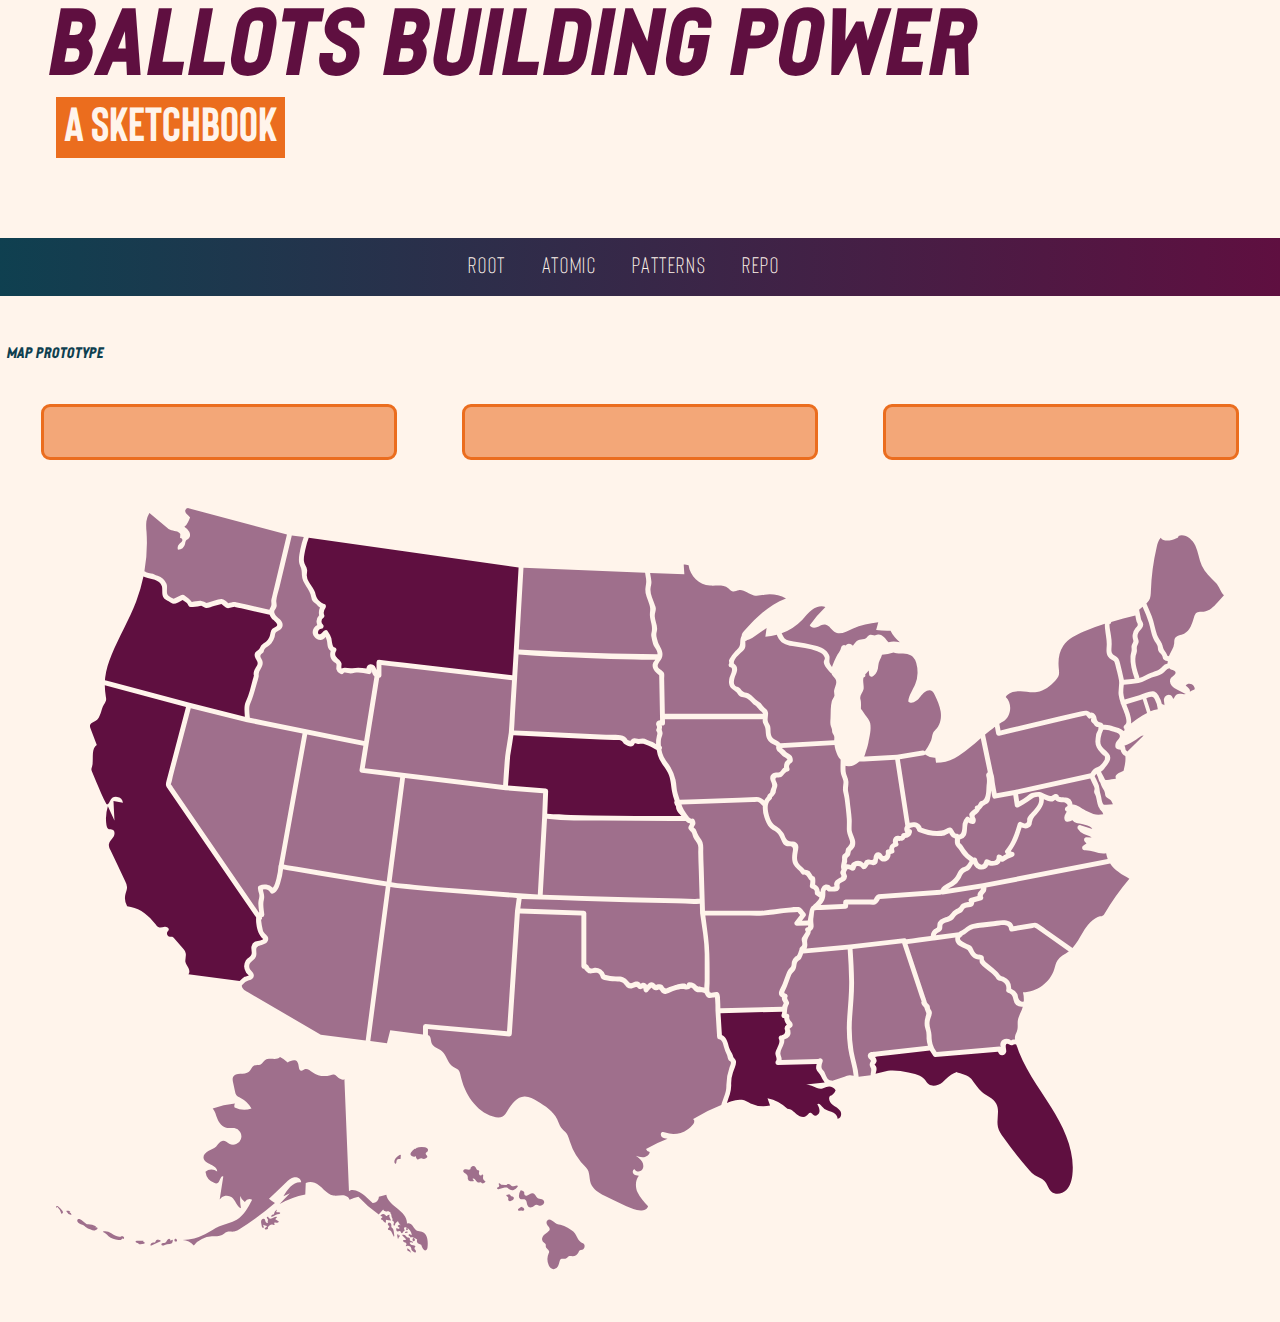
<file: index.html>
<!DOCTYPE html>
<html>
<head>
	<title>BBP sketchbook</title>

	<link rel="stylesheet" type="text/css" href="styles/layout.css">
	<link rel="stylesheet" type="text/css" href="styles/type.css">
	<link rel="stylesheet" type="text/css" href="styles/map.css">

	<script type="text/javascript" src="scripts/map.js"></script>
</head>
<body>
	<div class="layout__basic-content__box">
		<h1>Ballots Building Power</h1>
		<h2>A Sketchbook</h2>
	</div><!-- BASIC CONTENT BOX -->

	<div class="layout__nav"> <!-- NAV -->
		<a class="type__nav" href="index.html">root</a>
		<a class="type__nav" href="atomic.html">atomic</a>
		<a class="type__nav" href="patterns.html">patterns</a>
		<a class="type__nav" href="https://github.com/Grickl3/bbp-sketchpad" target="_blank">repo</a>
	</div> <!-- NAV -->
	
	<h6>map prototype</h6>
	<div class="map__button-box"> <!-- BUTTONS -->
		<div id="btn-1" class="map__button"></div>
		<div id="btn-2" class="map__button"></div>
		<div id="btn-3" class="map__button"></div>
	</div> <!-- BUTTONS -->


	<!-- <img src="states.svg"> -->

	<!-- <svg version="1.1" xmlns:x="&ns_extend;" xmlns:i="&ns_ai;" xmlns:graph="&ns_graphs;"
	 xmlns="http://www.w3.org/2000/svg" xmlns:xlink="http://www.w3.org/1999/xlink" x="0px" y="0px" viewBox="0 0 1400 980"
	 style="enable-background:new 0 0 1400 980;" xml:space="preserve">
		<style type="text/css">
			.st0{fill:#5F0F40;}
		</style>
		<switch>
			<foreignObject requiredExtensions="&ns_ai;" x="0" y="0" width="1" height="1">
				<i:aipgfRef  xlink:href="#adobe_illustrator_pgf">
				</i:aipgfRef>
			</foreignObject>
			<g i:extraneous="self">
				<g id="alaska">
					<g>
						<path id="XMLID_37_" class="st0" d="M478,839.1c-1.6-0.4-3.4-0.2-4.9-0.9c-2.1-0.9-3.1-3.2-4.5-5c-1.4-1.8-3.9-3.3-5.8-2
							c0.6-6.3-4.5-11.5-9.4-15.4c-4.9-3.9-10.5-8.1-11.6-14.3c-2.5,0.7-5.1,1.5-7.6,2.2c0.3,3.4-3,6.6-6.3,6.2
							c-2.5-2.3-5.1-4.7-7.6-7c-3.9-3.6-12.7-8.5-16.4-4.8l-4.7-114.7c-0.2,2-4.3,0.6-5.9-0.7c-1.6-1.2-2.8-3.2-4.8-3.5
							c-1.2-0.2-2.4,0.2-3.5,0.6c-6.2,1.8-13.1,0.7-18.4-3c-2.4-1.7-5.3-4.1-8-2.9c-1,0.4-1.9,1.4-3,1.5c-3.6,0.3-2.2-6-4.3-8.9
							c-2.1-3-6.7-1.4-9.8,0.5c-2.3-2.2-5-4-7.8-5.4c-3.5,3.9-10.7-0.1-15,3c-1.8,1.3-2.7,3.6-4.7,4.5c-2.1,1-4.6,0.1-6.7,1.1
							c-2.5,1.2-3.2,4.5-5.3,6.3c-4.5,3.9-13.8-0.1-16.2,5.4c-0.7,1.6-0.4,3.5,0,5.3c0.7,3.2,1.4,6.4,2.1,9.7c0.3,1.2,0.5,2.4,1.2,3.4
							c1,1.5,2.8,2.2,4.4,3c4.7,2.4,8.6,6.2,11.2,10.8c-5.6,1.9-11.9,1.5-17.2-1c-0.5-1.3-0.4-2.9,0.3-4.1c-7.7,0.6-15.4,2.2-22.7,4.9
							c2.5,2.7,3.2,6.5,4.5,9.9c1.7,4.8,5.3,9.4,10.4,10.1c2.4,0.3,4.8-0.3,7.2,0.1c4.8,0.8,8.2,6.4,6.7,11c-1.5,4.6-7.5,7.1-11.9,4.9
							c-2-1-3.8-2.9-6.1-2.9c-3.3,0.1-4.9,3.8-7.3,6c-2.2,2-5.2,2.9-7.8,4.3c-2.6,1.4-5.2,3.9-4.9,6.9c0.7,6.9,14.5,7,13.9,14
							c-3.4-2.6-8.7-2.5-11.9,0.4c0.6,5.2,4.4,9.8,9.3,11.5c0.9,0.3,1.8,0.5,2.6,0.2c3.2-1.1,3.1-8.3,6.2-7
							c-1.2,7.9-2.5,15.7-3.7,23.6c2.4-4.1,8.6-5.2,12.3-2.3c3.9,3,4.9,9.3,9.5,11.3c-0.9-4.1-1.1-8.3-0.7-12.5
							c0.6,2.5,2.3,4.8,4.5,6.2c1.4-2.5,4.8-3.6,7.5-2.5c-4,7.7-8.3,15.8-15.7,20.3c-5.4,3.2-11.8,4.2-17.6,6.6
							c-5.2,2.2-9.8,5.6-14.8,8.2c-7,3.6-14.8,5.7-22.6,5.9c4.3,0.3,8.4,2.3,11.3,5.5c4.6-5.4,11.4-8.8,18.4-9.2
							c3.5-0.2,7.2,0.2,10.3-1.4c1.7-0.9,3-2.3,4.8-3c2.4-0.9,5-0.1,7.5-0.5c2.2-0.3,4.2-1.5,6.1-2.8c12.4-7.9,24.3-16.7,35.4-26.3
							c-2.2-1.2-4.2-2.6-6.1-4.2c5.8-5.5,11.6-11,17.3-16.6c2.4-2.4,5-4.8,8.3-5.4c3.3-0.6,7.3,1.8,7.1,5.2c-8.1-0.8-14,7.1-18,14.2
							c2.2-1,4.4-2,6.6-3.1c-3.5,3.6-7,7.2-10.5,10.8c8.1-4.6,16.9-7.8,26.1-9.6c0.2-3.9,0.3-7.7,0.5-11.6c2.8-1.2,6.1-1.2,9-0.2
							c7.3,2.7,11.4,11.7,19.1,13c3,0.5,6.1-0.3,9.2-0.3c3.1,0.1,6.6,1.5,7.3,4.5c2.9-1.4,5.9-2.5,9-3.2c6.2,6.8,13.1,12.9,20.7,18.1
							c1.5-1.7,3-3.4,4.5-5c0.7,1.8,3.3,2.6,4.9,1.5c1.2,0.5,2.4,1.2,3.5,2c-0.4-0.1-0.7-0.3-1.1-0.4c0.1,0.2,0.2,0.4,0.3,0.6
							l-0.7-0.1c0.8,0.1,1.3,1,1.5,1.8c0.2,0.8,0.1,1.7,0.4,2.4c0.3,0.7,1,1.4,0.8,2.1c-0.1,0.4-0.3,0.7-0.2,1
							c0.1,0.6,0.9,0.8,1.3,1.2c0.8,0.9-0.1,2.2-0.2,3.3c0,0.2,0,0.5,0.2,0.6c0.4,0.4,1.1,0.1,1.4-0.4c0.3-0.5,0.3-1.1,0.5-1.6
							c0.4-0.7,1.2-1,1.8-1.5c0.3-0.2,0.5-0.6,0.6-0.9c0.7,1.5,1.3,3.1,2.6,4.2c0.1,0.1,0.2,0.1,0.3,0.2c-0.2-0.1-0.4-0.3-0.7-0.4
							c-0.6-0.2-1.6,0.1-1.4,0.8l-0.2-0.6c-0.7,0.5-0.6,1.7,0.2,2.1c0.2,0.1,0.5,0.1,0.7,0.3c0.4,0.3,0.2,1.1-0.3,1.3
							c-0.5,0.2-1,0.1-1.5-0.2c-0.4-0.2-0.9-0.5-1.2-0.2c-0.1,0.2-0.1,0.4-0.1,0.6c0,1.1,0.4,2.5,1.5,2.6c0.8,0.1,1.6-0.8,2.4-0.4
							c1,0.4,0.9,2.3,2,2.3c0.8,0,0.9-1.1,1.4-1.7c0.3-0.3,0.7-0.5,1-0.8c0.3-0.3,0.5-0.8,0.2-1.1c-0.6,0-0.7-0.9-0.4-1.5
							c0.2-0.4,0.5-0.9,0.6-1.3c0.5,0.2,1,0.3,1.5,0.5c3.1,1.3,5.3,4.5,5.7,7.8c-0.8-0.2-1.5-0.6-2-1.3c-0.3,0.1-0.6,0.3-0.8,0.5
							l0,0.2c-0.4-0.2-0.7,0.5-0.4,0.9c0.3,0.4,0.8,0.5,1.1,0.8c0.3,0.3,0.4,0.7,0.7,1s0.7,0.5,1,0.2c0.1-0.1,0.2-0.3,0.3-0.5
							c0-0.1,0.1-0.2,0.1-0.4c0,0.1,0,0.1,0,0.2c2,0.4,3.9,1.3,5.5,2.6c-0.2,1-0.4,2.1,0,3c0.6,1.5,2.4,2,4,2.4c0,0,0-0.1,0-0.1
							c0.1,0.3,0.2,0.5,0.3,0.8c0.9,2.6,2.6,6.3,4.9,4.9c1-0.6,1.2-1.9,1.4-3.1C484.4,848.8,483.8,840.7,478,839.1z"/>
						<path id="XMLID_40_" class="st0" d="M445.5,825.2c-0.5-1-1-2.2-0.3-3.1c-0.8-0.5-1.8,0.3-2.7,0.8c-0.3,0.2-0.8,0.4-1.1,0.2
							c-0.2-0.1-0.3-0.4-0.4-0.6c-0.4-0.8-1.3-1.4-2.2-1.5c-0.9-0.1-1.9,0.4-2.4,1.2l-0.3,0.2c-0.5,0-0.2,0.9,0.3,1
							c0.5,0.1,1.1,0,1.3,0.5c0.3,0.5-0.3,1-0.8,1.4c-0.5,0.3-1,1-0.5,1.4c2-0.2,2.8,3.4,4.8,3.3c0-1,0.1-2,0.1-3.1
							c1.7,0.5,3.5,0.7,5.3,0.8C446.3,826.9,445.9,826.1,445.5,825.2z"/>
						<path id="XMLID_42_" class="st0" d="M449.3,838.5c-0.2-1-0.4-2.1-1.1-2.9c-0.4-0.4-1-0.7-1.2-1.2c-0.2-0.5,0-1,0-1.5
							c0.1-1.5-1.3-2.9-2.8-3l0.1,0.2c-1,0.4-1.3,2.1-0.4,2.8c0.4,0.3,0.9,0.4,1,0.9c0.4,1-1.4,1.5-1.4,2.6c0,0.6,0.6,1,1.1,1.2
							c0.5,0.2,1.2,0.2,1.6,0.6c0.4,0.3,0.6,0.7,0.8,1.1c0.8,1.6,1.6,3.2,2.4,4.9c0.3,0.3,0.6-0.4,0.6-0.8
							C449.8,841.8,449.5,840.2,449.3,838.5z"/>
						<path id="XMLID_43_" class="st0" d="M454.1,841.5c-0.5-0.1-1,0.3-1.2,0.8c-0.2,0.5,0,1,0.1,1.5c0.2,0.8,0.3,1.6,0.5,2.4
							c0.6,0,0.7-0.7,0.9-1.3c0.1-0.5,0.8-1.1,1.1-0.7c0-0.4,0.1-0.8,0.1-1.2c-0.6-0.2-1.3-0.3-2-0.3L454.1,841.5z"/>
						<path id="XMLID_44_" class="st0" d="M470.6,855.5c0.3-0.6,1.1-1.1,0.8-1.6c-0.1-0.2-0.3-0.3-0.5-0.4c-1-0.4-2.2-0.4-3.3-0.8
							c-1.1-0.3-2.1-1.3-1.9-2.4c1-0.5,2.3-0.4,3.2,0.2c0.4-0.7-0.5-1.4-1.3-1.6c-0.8-0.2-1.8-0.4-1.9-1.2c-0.1-0.5,0.2-0.9,0.1-1.4
							c-0.1-0.6-0.8-1-1.4-1.1c-0.6-0.1-1.3-0.1-1.8-0.5c-0.3-0.3-0.6-0.7-0.8-1c-0.8-1.1-2.3-1.7-3.7-1.3l0,0.7
							c1.3,1.3,2.5,2.6,3.8,3.9c0,0.6-0.8,0.8-1.4,0.8c-0.6,0-1.4,0-1.6,0.6c-0.1,0.3,0.1,0.7,0.3,0.9c0.5,0.6,1.3,0.8,1.9,1.1
							c0.7,0.3,1.3,0.9,1.2,1.7c-0.1,0.7-0.9,1.3-0.6,2c1.1-0.4,2.3-0.5,3.3-0.1c1.1,0.4,2,1.3,2.2,2.4c0.1,0.4,0,0.9,0.2,1.3
							c0.2,0.4,0.5,0.7,0.8,0.9c0.4,0.4,0.9,0.8,1.3,1.1c0.6,0.5,1.5,1.1,2.1,0.5c0.7-0.5,0.3-1.6-0.3-2.3
							C470.9,857.1,470.2,856.3,470.6,855.5z"/>
						<path id="XMLID_45_" class="st0" d="M463.2,856.1c0.1,0,0.1,0.1,0.2,0.1c0.1-0.2,0.2-0.4,0.3-0.6L463.2,856.1z"/>
						<path id="XMLID_46_" class="st0" d="M463.4,856.2c-0.3,0.9-0.5,1.9,0.2,2.5c0.3,0.3,0.7,0.4,1.1,0.5c1,0.4,1.9,1,2.5,1.9
							C466.8,858.9,465.4,857,463.4,856.2z"/>
						<path id="XMLID_47_" class="st0" d="M469.5,845.3c0.1,0,0.1,0.1,0.2,0.1c0,0,0,0,0.1,0L469.5,845.3z"/>
						<path id="XMLID_48_" class="st0" d="M468.5,847.7c0.3,0.9,1.6,1.4,2.3,0.7c0.4-1.1-0.1-2.5-1.2-3
							C468.8,845.8,468.2,846.8,468.5,847.7z"/>
						<path id="XMLID_49_" class="st0" d="M461.7,839.3c-0.5,0.1-0.9,0.6-0.7,1.1c1.1,0.3,2.3-0.1,3.1-0.9
							C463.3,839,462.4,838.9,461.7,839.3L461.7,839.3z"/>
						<path id="XMLID_50_" class="st0" d="M463.7,837.3c0.4-0.5,0.1-1.4-0.5-1.6l-0.2-0.1c-0.7,0-1.2,0.8-0.9,1.4
							C462.3,837.6,463.2,837.8,463.7,837.3z"/>
						<path id="XMLID_54_" class="st0" d="M331.7,819.5c-0.8,0.1-1.9,0-1.9-0.8c0-0.4,0.2-0.7,0.4-1l0.4-0.1c-0.1,0-0.2,0-0.4,0
							c0.1-0.2,0.2-0.4,0.1-0.6c-0.5,0.1-0.9,0.5-1.2,1c-0.3,0.2-0.6,0.5-0.8,0.8c-0.5,0.7-0.7,1.6-1,2.4c-0.1,0.2-0.1,0.4-0.3,0.5
							c-0.2,0.2-0.5,0.2-0.8,0.2c-0.8,0.1-1.5,0.7-1.7,1.4c-0.1,0.2-0.1,0.5,0,0.6c0.1,0.2,0.4,0.2,0.6,0.2c2.1-0.1,3.6-2.3,5.7-2.5
							c0.6-0.1,1.2,0,1.8-0.2c0.6-0.2,1.1-0.7,0.9-1.3C333.6,819.3,332.5,819.3,331.7,819.5z"/>
						<path id="XMLID_55_" class="st0" d="M328.9,826.5c-0.1-0.3,0.1-0.6,0.4-0.8c0.5-0.5,1-0.9,1.5-1.4c-1-0.4-2.1-0.2-3.1,0.3
							c-1,0.4-1.9,1.1-2.9,1.3c-1,0.2-2.3,0-2.8-0.9c-0.2-0.3-0.3-0.7-0.6-0.9c-0.4-0.3-1,0-1.2,0.4c-0.2,0.5,0,1,0.3,1.4
							c0.2,0.2,0.5,0.4,0.6,0.7c0.5,0.9-0.4,2,0,3l-0.1-0.6c0.5,0.4,0,1.4-0.7,1.4c-0.7,0-1.2-0.6-1.5-1.2c-0.3-0.6-0.3-1.3-0.6-1.9
							c-0.1-0.3-0.3-0.6-0.6-0.9c-0.8-0.6-2.1-0.4-2.7,0.4c-0.7,0.8-0.9,1.8-0.8,2.9c0.1,1,0.4,2,0.6,3c0.1,0.7,0.2,1.4,0.6,2
							c0.4,0.6,1.3,0.8,1.8,0.3c-0.3-0.9-0.6-1.8-0.8-2.8c1.3,0.5,2.6,0.9,3.9,1.2c0.3,1.3-2.6,1.6-2.3,2.9c0.2,0.8,1.4,0.7,2.2,0.5
							c0.5-0.2,1.2-0.5,1.2-1.1c0-0.3-0.1-0.5-0.1-0.7c0-0.3,0.2-0.6,0.4-0.8c1.1-1.2,2.5-2.6,4.1-2.2c0.5,0.1,1,0.5,1.5,0.5
							c0.5,0,1.1-0.6,0.8-1c-0.1-0.2-0.3-0.2-0.4-0.4c-0.3-0.5,0.3-1.1,0.8-1.2c0.6,0,1.1,0.3,1.7,0.3c0.9,0.1,1.9-0.5,2.2-1.4
							c-1-0.6-2.1-1.2-3.2-1.8C329.1,826.7,329,826.6,328.9,826.5z"/>
						<path id="XMLID_56_" class="st0" d="M226.8,846.5c-0.6,0.5-1,1.4-0.6,2.1c0.5,1,2.3,0.8,2.5-0.3
							C228.9,847.4,227.9,846.7,226.8,846.5z"/>
						<path id="XMLID_57_" class="st0" d="M227.6,846.2c-0.3,0-0.5,0.2-0.7,0.3l1,0C228.1,846.4,227.8,846.1,227.6,846.2z"/>
						<path id="XMLID_58_" class="st0" d="M226.4,846.5c0.1,0,0.3,0,0.4,0c0,0,0,0,0,0L226.4,846.5z"/>
						<path id="XMLID_59_" class="st0" d="M223.1,847.5c0.3-0.1,0.5-0.1,0.8,0c0.1-0.1,0.2-0.1,0.2-0.2L223.1,847.5z"/>
						<path id="XMLID_60_" class="st0" d="M222.2,848.5c-0.1-0.4-0.1-0.9-0.3-1.3c-0.4-0.7-1.4-0.8-2.1-0.3c-0.7,0.4-1.1,1.2-1.5,1.9
							c-0.4,0.7-0.8,1.4-1.6,1.8c-0.7,0.3-1.5,0.2-2.3,0.3c-0.8,0.1-1.6,0.6-1.6,1.4c0,0.7,0.8,1.1,1.5,1.1c0.7,0,1.3-0.3,1.9-0.6
							c1.5-0.7,3.2-1.1,4.8-1.1c0.6,0,1.3,0,1.9-0.3c1.3-0.6,1.4-2.3,1.5-3.7c-0.2-0.1-0.4-0.1-0.6-0.1
							C223.4,847.9,222.8,848.3,222.2,848.5z"/>
						<path id="XMLID_61_" class="st0" d="M211.6,847.9c-0.4-0.2-0.9-0.1-1.4,0l-0.3-0.2c0.2-0.1,0-0.3-0.2-0.3c-1.3,0-2.5,0.8-2.9,2
							c-0.1,0.3-0.1,0.6-0.3,0.8c-0.4,0.4-1,0.2-1.5,0.1c-1.7-0.3-3.5,1.4-3.3,3.2c0.7,0.1,1.4-0.2,2.1-0.5c2.6-1.1,5.2-2.3,7.7-3.4
							c0.2-0.1,0.4-0.2,0.5-0.3C212.3,848.6,212,848.1,211.6,847.9z"/>
						<path id="XMLID_62_" class="st0" d="M194.1,849.1l0.5-0.6c-2.1,0-4.2,0-6.3,0c-0.8,0-1.8,0.3-1.7,1c0,0.5,0.6,0.8,1.2,0.9
							c0.5,0.1,1.1,0.1,1.5,0.4c0.3,0.3,0.4,0.7,0.8,0.9c0.3,0.2,0.6,0.2,1,0.3c1.3,0.1,2.6-0.1,3.9-0.5c0.3-0.1,0.6-0.2,0.7-0.4
							c0.3-0.4,0.2-1-0.2-1.4C195.1,849.4,194.6,849.3,194.1,849.1z"/>
						<path id="XMLID_63_" class="st0" d="M171.4,843.8l1.5,0.5c-1-0.2-2,0-3-0.1c-3-0.1-5.6-2-8.1-3.5c-2.6-1.5-5.7-2.8-8.5-1.6
							c0.5,1,1.7,1.4,2.7,1.9c1.2,0.7,2,1.8,2.9,2.8c2.7,2.4,6.4,3.1,10,3.7c1.1,0.2,2.4,0.3,3.2-0.5c0.3-0.3,0.5-0.7,0.9-0.9
							c0.4-0.2,1,0.1,0.9,0.5c1-0.1,1.1-1.7,0.3-2.4C173.6,843.6,172.5,843.7,171.4,843.8z"/>
						<path id="XMLID_64_" class="st0" d="M146,835.2l0.1-1.4c-2.4-1.4-5.2-2.1-8-2c-0.3,0-0.7,0-1-0.1c-0.3-0.1-0.6-0.3-0.9-0.5
							c-1.6-1.2-3.2-2.5-4.8-3.7c-1.1-0.8-2.6-1.7-3.7-0.8c-0.7,0.6-0.7,1.6-0.3,2.4c0.4,0.8,1.2,1.3,1.9,1.8c0.9,0.6,1.9,1,2.9,1.4
							c0.5,0.2,1.1,0.4,1.5,0.6c0.6,0.3,1,0.8,1.5,1.2c1.6,1.4,3.6,2.2,5.6,3c1.3,0.5,2.6,1.1,4,0.8c0.8-0.1,1.5-0.5,2.1-0.9
							c0.3-0.2,0.5-0.4,0.7-0.7c0.2-0.4,0.1-1-0.3-1.3C146.9,834.8,146.4,834.8,146,835.2z"/>
						<path id="XMLID_65_" class="st0" d="M119.1,819.1l1.1,0.1c-0.7-1.4-2.7-1.4-4.3-1.1c1,2.1,3.1,3.8,5.4,4.3
							C121.5,820.9,120.5,819.5,119.1,819.1z"/>
						<path id="XMLID_66_" class="st0" d="M108.2,813.8c-0.4-0.3-0.8-0.5-1.3-0.6c-0.5-0.1-1,0.2-1.2,0.6c-0.2,0.5,0.2,1.1,0.7,1
							l0.2-0.6c0.3-0.2,0.6,0,0.9,0.3c1.6,1.4,2.7,3.3,3.3,5.4c0.1,0.3,0.1,0.5,0.3,0.7c0.5,0.5,1.5,0.1,1.6-0.6
							c0.2-0.7-0.1-1.4-0.5-2C111.1,816.3,109.8,814.9,108.2,813.8z"/>
					</g>
				</g>
				<g id="hawaii">
					<g>
						<path id="XMLID_51_" class="st0" d="M451.4,770.1c1-0.9,0.4-2.7,1.1-3.8c0.7-1.2,2.4-1.1,3.8-1c0.1-1.4,0.2-2.8,0.3-4.2
							c-0.4-0.2-1,0-1.2,0.4l-0.1-0.6c-1.3,1.3-3,2.3-4.1,3.8c-1.1,1.5-1.6,3.7-0.5,5.2c0.1,0.1,0.3,0.3,0.4,0.3
							C451.2,770.2,451.3,770.1,451.4,770.1z"/>
						<path id="XMLID_52_" class="st0" d="M481.2,753.4c-3-0.8-6.2-0.5-9,0.7c0,0.2,0,0.4-0.1,0.6l-1.4-0.1c-1.5,1-2.8,2.4-3.8,4
							c-0.4,0.7-0.7,1.5-0.4,2.2c0.2,0.6,0.8,0.9,1.3,1.2c0.9,0.5,1.9,1,2.9,0.7c0.4-0.1,0.8-0.4,1.2-0.2c0.2,0.6,0.4,1.3,0.6,1.9
							c0.2,0.4,0.4,0.8,0.7,1c1.3,0.8,2.8-1.2,4.3-1c0.5,0.1,0.9,0.4,1.4,0.6c1.2,0.4,2.5-0.3,3.6-0.9c0.4-0.3,0.9-0.6,1.1-1
							c0.4-1.3-1.8-2.2-1.7-3.6c0.1-1.1,1.6-1.5,2.2-2.5c0.4-0.8,0.2-1.8-0.5-2.5C483,754,482.1,753.6,481.2,753.4z"/>
						<path id="XMLID_53_" class="st0" d="M540.3,783.3c0.1-0.5,0.3-1,0.2-1.6c-0.1-0.5-0.7-1-1.1-0.7c-0.3,0.1-0.4,0.4-0.6,0.6
							c-0.7,0.7-1.9,0.3-2.4-0.6c-0.4-0.9-0.3-1.9-0.1-2.8c0.1-0.4,0.2-0.7,0-1.1c-0.3-0.6-1.2-0.6-1.8-0.8c-1-0.5-1.2-1.9-1.9-2.8
							c-0.8-1-2.3-1.4-3.4-0.9c-1.2,0.5-1.9,1.8-1.8,3.1l-1.5,0.5c-1,0.1-2-0.3-3-0.5c-1-0.2-2.2,0-2.7,0.9c-0.4,0.9,0.1,2,0.9,2.6
							c0.8,0.6,1.7,1,2.4,1.7c0.8,0.8,1.3,1.9,1.2,3c0,0.4-0.1,0.8-0.1,1.2c0.1,1.3,1.3,2.3,2.6,2.6c1.3,0.3,2.6,0.1,3.8-0.2
							c-0.5-0.7-1.1-1.5-1.6-2.2c0.4-0.5,1.2-0.5,1.7-0.2c0.6,0.3,0.9,0.8,1.3,1.3c1,1.4,2.5,3.1,4.1,2.6c0.4-0.1,0.9-0.4,1.3-0.3
							c0.4,0.1,0.6,0.5,0.8,0.8c0.6,0.6,1.6,0.5,2.3,0.1c0.7-0.4,1.2-1,1.7-1.7C541.1,787.3,539.9,785.2,540.3,783.3z"/>
						<path id="XMLID_67_" class="st0" d="M575,792.3c-1.8-0.4-3.5,1.3-5.2,0.7c-0.8-0.3-1.4-1.1-2.1-1.6c-0.7-0.6-1.7-1-2.4-0.5
							c-0.2,0.2-0.4,0.4-0.7,0.6c-0.5,0.4-1.2,0.4-1.9,0.3c-1-0.1-2-0.1-3.1-0.2c-0.3,0-0.6,0-0.9-0.2c-0.4-0.2-0.7-0.6-1-0.9
							c-0.3-0.3-0.7-0.6-1.2-0.5c-0.4,0.1-0.6,0.8-0.2,1l-0.2,0.3c0.9,0.7,0.5,2.4-0.5,2.8c-0.4,0.1-0.9,0.1-1.1,0.5
							c-0.3,0.4,0,1.1,0.5,1.3c0.5,0.2,1.1,0.1,1.6-0.1c1.9-0.5,3.7-1,5.6-1.4c0.7-0.2,1.5-0.3,2.3,0c0.6,0.2,1.1,0.8,1.6,1.3
							c1.4,1.3,3.4,1.9,5.2,1.3c1.6-0.5,2.8-1.9,3.9-3.2c0.3-0.3,0.5-0.8,0.3-1.1C575.4,792.4,575.2,792.3,575,792.3z"/>
						<path id="XMLID_68_" class="st0" d="M568.6,802.9c-0.3-0.3-0.4-0.6-0.6-0.9c-0.5-0.8-1.7-0.9-2.5-0.5c-0.7,0-1.4,0.1-1.6,0.7
							c-0.2,1.1,1.7,1.4,2,2.4c0.2,0.6-0.2,1.1-0.2,1.7c0,0.9,0.9,1.6,1.8,1.7s1.8-0.3,2.5-0.8c0.6-0.4,1.1-0.9,1.4-1.6
							c0.3-0.7,0.1-1.5-0.4-1.9C570.4,803.3,569.2,803.5,568.6,802.9z"/>
						<path id="XMLID_69_" class="st0" d="M579.6,814.4l0.7-0.7c-1.6-0.1-2.9,1.1-4,2.2c-0.2,0.2-0.5,0.5-0.5,0.8
							c-0.1,0.7,0.7,1.1,1.4,1.1c0.7,0,1.3-0.4,2-0.3c0.7,0,1.4,0.4,2.1,0.3c0.9-0.3,1.1-1.5,0.6-2.2
							C581.5,814.8,580.5,814.5,579.6,814.4z"/>
						<path id="XMLID_70_" class="st0" d="M601.6,811.3c1.1-1.3,1-3.6-0.5-4.6c-1.3-0.9-3.1-0.5-4.6-1.2c-2.4-1.2-3.1-5-5.8-5.3
							c-1.1-0.1-2.2,0.4-3.1,1c-0.9,0.6-1.9,1.3-3,1.4c-1.1,0.1-2.4-0.6-2.5-1.7c0-0.4,0.1-0.8,0.1-1.2c0-0.9-0.6-1.6-1.4-2
							s-1.6-0.5-2.5-0.6l0.1,0.1c-1.1,1.6-1.7,3.5-1.7,5.4c0,1.2,0.3,2.6,1.3,3.2c1.5,0.9,3.7-0.2,5.2,0.7c1.7,1,1.3,3.5,2.1,5.4
							c0.8,1.9,3.2,3.1,5.1,2.2c1.5-0.7,2.5-2.4,4.2-2.4c0.8,0,1.5,0.4,2.3,0.7C598.6,813,600.5,812.6,601.6,811.3z"/>
						<path id="XMLID_71_" class="st0" d="M642.4,851.2c-0.7-0.5-1.4-0.7-2.2-1.1c-3.4-1.8-4.3-6.2-6.6-9.3c-1.8-2.5-4.6-4.1-7.3-5.6
							c-2.3-1.3-4.7-2.7-7.4-3.2c-1.2-0.2-2.4-0.3-3.5-0.7c-2.5-0.9-4.1-3.3-6.6-4.2l-1.6-0.3c-1.8,0.6-2.8,2.7-2.2,4.5
							c0.8,2,3.4,3.5,3,5.6c-0.1,0.6-0.5,1.2-1,1.7c-1.5,1.6-3.6,2.7-5.1,4.4s-2.3,4.4-0.9,6.1c0.9,1.2,2.7,1.7,3,3.2
							c0.1,0.6,0,1.3,0,1.9c0.3,2.2,3.5,3.3,3.5,5.5c0,0.6-0.3,1.2-0.6,1.8c-1.7,3.7-1.6,8.2,0.1,11.9c1,2.1,2.8,4.1,5.1,4
							c1.8-0.1,3.4-1.4,4.3-3c0.9-1.6,1.2-3.4,1.8-5.2c0.2-0.7,0.4-1.3,1-1.8c1.4-1.2,3.8,0,5.5-0.8c1.1-0.5,1.7-1.8,2.9-2.3
							c1.1-0.5,2.4-0.1,3.7-0.1c2.5,0.1,5-1.4,6.1-3.7c0.4-0.8,0.7-1.8,1.5-2.3c0.7-0.4,1.5-0.4,2.3-0.5
							C643.8,857,644.6,852.8,642.4,851.2z"/>
					</g>
				</g>
				<g id="massachusets">
					<g>
						<path id="XMLID_5_" class="st0" d="M1263.7,283.7c-1.9-2.6-6.5-3-8.2-0.3c1.6,1.1,3.2,2.2,4,4c0.3,0.7,0.4,1.5,0.2,2.3
							c0,0,0,0,0,0c1.1-0.7,2.2-1.3,3.4-1.8c0.5-0.2,0.9-0.4,1.4-0.6c0-0.4,0.1-0.8,0.3-1.2L1263.7,283.7z"/>
						<path id="XMLID_189_" class="st0" d="M1235.1,267.9c-1.1,1.3-2.3,2.4-3.7,3.3c-3.2,2-7,2.7-10.5,4c-4.7,1.7-8.4,4.7-13.5,5.4
							c-5,0.7-10,1.2-15,1.8c-0.2,2.7-0.7,5.4-0.5,8.2c0.2,2.3,0.7,4.6,1.4,6.9c5-1.5,10-3,14.9-4.5c4.2-1.3,9.7-4.1,14-3.9
							c3.8,0.2,5.9,5,7.3,7.9c0.7,1.6,1.3,3.2,1.7,4.9c1.1,0.3,1.9,0.7,2.6,1.3c0-2.1-0.8-5.4-0.6-6.4c0.4-1.6,1.4-3.1,2.9-3.8
							c1.3-0.6,2.8-0.8,4.1-0.1c1.2,0.6,1.9,3.2,2.7,3.6c0.5,0.2,0.5-0.9,1.2-2c0.4-0.7,0.9-1.4,1.6-2c1.4-1.1,3-1.3,4.8-1
							c2.1,0.3,3.5,0.6,4.9,0.2c0,0,0,0,0,0c-0.4-0.2-0.8-0.4-1.2-0.6c-2.1-1.1-4.2-2.1-6.4-3.2c-2.5-1.3-5.2-2.6-6.9-4.8
							c-1.7-2.2-2.3-5.7-0.5-7.9c1.8-2.1,5.6-3.8,4.3-6.3c-0.7-1.3-2.4-1.5-3.8-2c-0.9-0.4-1.6-0.9-2.2-1.6l0,0
							C1237.5,266,1236.4,266.5,1235.1,267.9z"/>
					</g>
				</g>
				<g id="maine">
					<path class="st0" d="M1294.4,191.5c-2.2,2.5-4.4,4.9-6.6,7.4c-3.8,4.3-8.3,8.8-14,9.3c-2.5,0.2-5.2-0.4-7.3,1.1
						c-1.4,1-2,2.8-2.6,4.4c-2,6.5-3.9,14.1-10.1,16.9c-3.3,1.5-7.9,1.6-9.5,4.9c-0.7,1.5-0.5,3.2-0.6,4.8c-0.4,4.8-3.5,8.8-5.5,13.2
						c-0.8,0-1,0-1.2-0.1c-0.2-0.1-0.2-0.4-0.6-1.2c-0.9-1.8-1.2-2.6-2.6-4.2c-1.8-2.1-1.7-4.8-2.8-7.3c-1.4-3.2-3.7-5.6-4.9-9
						c-2.2-6.1-3-12.6-5.3-18.8c-1.7-4.4-3.6-8.8-5.5-13.1c1-0.9,1.9-1.9,2.6-3c1.8-2.9,1.9-6.4,2-9.8c0.5-15.2,2.5-30.2,6-45
						c0.8-3.3,1.7-6.7,4-9.2c3.2,4.8,10.7,3,16,0.6c1.1-0.5,2.3-1.3,2.1-2.4c6.8-2.4,14,3.3,17.1,9.9c3.1,6.5,3.7,14,6.7,20.5
						c3.1,6.8,8.7,12.1,14.1,17.2C1289.5,182,1290.9,188.2,1294.4,191.5z"/>
				</g>
				<g id="new-hampshire">
					<path class="st0" d="M1237,260.8c-2,0.5-3.7,1.2-5.2,3.1c-3.1,3.9-7.1,4.7-11.6,6.3c-4.2,1.4-7.8,4.3-12.1,5.3c0,0,0,0,0,0
						c0.1-0.4,0.1-0.8-0.1-1.3c-2.5-7.1-5.6-16.7-2.7-23.9c1-2.6-0.1-4,0.3-6.4c0.4-2.1,2-3.4,1.8-5.7c-0.1-1.7-1.1-3.1-1.2-4.8
						c-0.2-2.5,1-4.3,2.5-6.1c1.5-1.8,3.4-3.6,3.3-6.2c0-2.1-1.7-3.4-2.2-5.4c-0.8-3.2-1.2-6.3-2.1-9.5l3.5-3.2
						c2.4,5.4,4.8,10.8,6.4,16.4c1.9,6.4,2.6,13.3,6.1,19.1c0.8,1.3,1.9,2.5,2.5,3.9c0.8,1.8,0.4,3.7,1.1,5.5c0.8,2.2,3.1,3.1,3.9,5.1
						c0.6,1.5,0.3,2.8,1.8,4c1.1,0.9,2.4,1.1,3.7,1.2c0,0.4-0.1,0.8-0.1,1.2C1236.9,260,1236.9,260.4,1237,260.8z"/>
				</g>
				<g id="vermont">
					<path class="st0" d="M1201.4,231.9c-0.1,1.2,0,2.5,0.2,3.6c0.5,2.4,1.2,2.3-0.2,4.8c-1.3,2.3-1.3,3-1,5.5c0.2,2.7-1,5-1.2,7.8
						c-0.4,7.3,1.6,15.1,4,22c0.1,0.3,0.3,0.6,0.5,0.8c-3.7,0.5-7.5,0.8-11.2,1.1c0-0.3-0.1-0.6-0.1-0.9c-1-5.4-2.5-10.7-3.8-16.1
						c-0.9-3.8-1.7-5.7-5.1-7.5c-3.8-2-3.8-4.4-3.6-8.5c0.2-2.6,0.2-5.2,0-7.9c-0.3-2.6-0.8-5.2-1.1-7.9c-0.2-1.3-1.2-5.8-0.9-8.1
						c0.9-0.2,1.7-0.9,1.7-2.1c8.1-2.4,16.3-4.5,24.5-6.5c0.3,1.9,0.6,3.8,1.2,5.8c0.2,0.9,0.8,1.5,1.1,2.3c0.8,2.5-0.6,3-2,4.7
						C1202.7,226.9,1201.6,229.2,1201.4,231.9z"/>
				</g>
				<g id="rhode-island">
					<path class="st0" d="M1227.1,307.5c-2.6,0.3-5.1,1.1-7.5,2.1l-4.3-13.4c1.6-0.5,3.7-1.6,5.2-1.6c2,0,2.5,1,3.5,2.8
						C1225.8,300.6,1226.8,304,1227.1,307.5z"/>
				</g>
				<g id="connecticut">
					<path class="st0" d="M1211.7,297.3l4.4,13.9c-1.6,0.8-3.2,1.8-4.7,2.7c-4.1,2.4-7.9,5.2-11.6,8.1c0.8-5.1-1.8-11.8-3.4-15.9
						c-0.5-1.3-1-2.5-1.5-3.8C1200.5,300.6,1206.1,299,1211.7,297.3z"/>
				</g>
				<g id="pennsylvania">
					<path id="XMLID_146_" class="st0" d="M1059.4,372.7C1059.4,372.7,1059.4,372.7,1059.4,372.7c1.3,3,1.3,7.3,1.8,10.4
						c0.6,3.4,1.2,6.7,1.8,10.1c6.1-1.2,12.2-2.3,18.3-3.5c25.8-5.6,51.6-11.3,77.3-16.9c0.8-1.6,1.8-3.2,3.3-4.3
						c2.8-2,5.3-1.8,7.7-4.8c0.9-1.1,2-2.3,2.7-3.6c0.8-0.8,1-1.8,0.8-2.9c0.4-1.3,0-2.1-1.3-2.5c-1-1.2-2.3-2.1-3.3-3.3
						c-2.7-3.2-5-6.5-4.9-11c0-2.4,0.5-5,0.8-7.3c0.2-1.6,2.6-4.6,2.2-5.9c-0.2-0.6-0.1-1.2,0.2-1.7c-0.5,0-1.3,0.1-1.7,0
						c-2.3-0.5-2.4-2-3.7-3.4c-1.4-1.5-2.3-1.6-2.2-3.9c0-1,0.3-1.6,0.5-1.2c0-0.2-0.1-0.3-0.2-0.5c-1.1,0.9-2.9,0.4-3.6-0.8
						c-0.2-0.3-1.7-1.7-1.5-2.1c-0.1,0-0.1,0-0.2,0c-0.6,0-1.5,0.3-2.1,0.5c-2.7,0.6-5.4,1.3-8,1.9c-26.1,6.2-52.1,12.3-78.2,18.5
						c-1.2,0.3-2.8-0.4-3.1-1.7c-0.5-2.5-0.9-4.9-1.4-7.4c0.7-0.5-9.7,7.7-10.1,8C1053.9,346.4,1056.6,359.5,1059.4,372.7z"/>
				</g>
				<g id="ohio">
					<path id="XMLID_126_" class="st0" d="M964.5,358.4c3.3,21.5,6.6,43.1,9.9,64.6c5-1.5,11.3,0,12.3,5.2c7.6,2.8,17.4,5,24.7,1.2
						c1.9-1,3.3-2.3,5.6-1.1c2.3,1.2,2.6,6.1,5.6,5.9c0.9,0,1.6,0.4,2,0.9c4.2,0,3.4-8.9,3.9-11.4c0.5-2.5,1.4-4.5,3.1-6.3
						c0.7-0.7,2.2-1,3-0.4c0.5,0.4,1,0.7,1.5,1c-0.5-1.3-1.2-2.8-0.9-4.1c0.2-0.8,5.1-6.2,5.8-4.9c-0.8-1.6,0.1-3.9,2.2-3.8
						c0.8,0.1,2.1-3.1,2.8-3.7c1-0.9,2.3-0.9,3.2-1.7c3.9-3.1,3.2-10.8,3.6-15.3c0.3-2.6,0.6-5,0.1-7.6c-0.3-1.5-0.9-2.3-0.3-3.8
						c0.3-0.8,0.8-1.4,1.5-1.8c-2.4-11.5-4.8-23-7.2-34.6c-4,3.5-8,7-12.1,10.2c-4.6,3.6-9.3,7.3-14.5,9.9c-5.8,3-12.3,4.6-18.9,4.8
						c-0.2-1.7-0.5-3.4-0.7-5.2c-3.7,0.2-7.5-0.9-10.5-3.1c-0.3,0.3-0.7,0.6-1.3,0.7C980.7,355.7,972.6,357.1,964.5,358.4z"/>
				</g>
				<g id="new-york">
					<g>
						<path class="st0" d="M1164.8,317.4c-0.2-3.6-3.2-7.3-6.4-6.4c-2.8-3-5.8-2.3-9.9-1.3c-6.7,1.6-13.3,3.1-20,4.7
							c-17.2,4.1-34.5,8.1-51.7,12.2c-3.3,0.8-6.6,1.5-9.9,2.3c-0.4-2.2-0.8-4.5-1.2-6.7c0.5-0.3,2.1-1.3,3.5-2.1
							c8.6-4.8,10.3-18.5,3.1-25.2c3-4.7,9.4-6.1,15-5.8c5.6,0.2,11.2,1.7,16.8,0.8c7.5-1.2,13.7-6.3,18.8-11.8c1.2-1.2,2.3-2.5,3-4.1
							c1.1-2.7,0.6-5.7,0.3-8.6c-0.8-7.8,0.2-16.1,4.6-22.6c4.8-7.1,13-11.1,20.9-14.5c7-3,14.1-5.5,21.4-7.8
							c-0.1,1.8,0.1,3.7,0.2,5.3c0.5,5.7,2,11.2,1.7,17c-0.2,3.8-0.8,7.8,1.5,11.2c1,1.4,2.1,2.2,3.6,3c2.7,1.4,2.9,1.9,3.6,4.8
							c1.3,5.3,2.9,10.7,3.8,16.1c0.8,5-1,10-0.3,15.1c0.4,2.6,1.1,5.1,1.9,7.5c0,0.7,0.2,1.4,0.7,2c0.5,1.4,1,2.8,1.6,4.2
							c1.2,3.2,6.4,14.3,2.1,16.8c-1.4,0.8-1.7,2.8-0.5,3.9c0.3,0.3,0.1,1.4-0.3,2.6c0,0,0,0,0,0c-0.2-0.3-0.4-0.5-0.7-0.7
							c-2.6-2.4-6.9-3.1-10.1-4.2c-3.5-1.2-6.8-2.1-10.2-1.7c-0.2-0.4-0.5-0.9-0.7-1.1c-0.8-0.9-1.9-1-3-1.4c-1.6-0.7-1.4-0.7-2.6-2
							L1164.8,317.4z"/>
						<path id="XMLID_4_" class="st0" d="M1212.6,334.1c-0.6,0-1.2,0.1-1.8,0.3c-1.8,0.6-4,2.7-5.7,3.7c-3.9,2.2-7.9,5.2-12.2,6.4
							c0.5,0.4,0.8,1.1,0.9,1.8c0,1.9,0.8,3.3,2.3,4.2c-0.1,0.1-0.2,0.2-0.3,0.2L1212.6,334.1z"/>
					</g>
				</g>
				<g id="new-jersey">
					<path id="XMLID_174_" class="st0" d="M1189.1,348.6c-1.1-0.2-2.3-0.4-3.4-0.8c-0.8-0.2-1.6-0.9-1.7-1.7c-0.2-1.7-0.2-3.1,0.5-4.7
						c0.8-1.9,2.9-3.3,3.6-5.1c1.7-4.3-3.6-5-6.8-6.1c-3.3-1.2-6.5-2.3-9.8-1.7c-0.3,1.1-1,2.1-1.6,3.6c-0.8,1.9-1.4,6.3-1.4,8.3
						c-0.1,6.1,5.7,8.3,8.8,12.5c3.2,4.3-0.2,9.1-2.9,12.7c-1.4,1.8-2.6,3.8-4.6,5c-0.2,0.1-0.5,0.3-0.7,0.4c0.3,0.5,0.5,1,0.7,1.6
						c1.2,2.3,2.5,4.5,3.6,6.8c3,0.8,8.4-1,11-0.9c-0.2-1.2-0.7-2.1,0-3.4c1.1-2,4.4-3,6.3-4c0.1-0.1,0.8-0.4,1.6-0.9
						c0.2-1,0.4-1.9,0.6-2.9c0.9-3.9,1.7-8.2,1.1-12C1191.3,353.5,1189.8,351.4,1189.1,348.6z"/>
				</g>
				<g id="maryland">
					<path id="XMLID_172_" class="st0" d="M1168.7,409.9c-0.6-0.5-1-1.1-1-1.7c-2.6-3.3-2.6-9.8-4-13c-0.5-1.2-1.3-2.1-1.5-3.4
						c-0.2-1.3,0.6-2.5,0.5-3.6c-0.1-0.9-0.5-1.8-1-2.7c-1.1-2.5-2.3-5-3.4-7.5c-24.5,5.4-49,10.7-73.4,16.1c0.4,2.4,0.7,4.8,1.1,7.2
						c2.8-1.5,5.7-3.1,8-5.1c2.3-1.9,3-3.3,6-3.7c2.7-0.4,5.6-1.1,8.2-0.3c0.2,0.1,0.4,0.1,0.5,0.2c0,0,0.1,0,0.1,0
						c2,0.9,4.1,2.1,6.3,2.8c1.3,0.7,2.8,0.9,4.3,0.6c0.2-0.3,0.5-0.7,0.9-0.9c1.7-0.7,2.2-1.4,4.3-0.8c1,0.3,1.9,1.3,1.8,2.4
						c-0.1,1.1,8.1,0.9,9.4,1.4c1.7,0.6,2.9,1.9,3.7,3.5c0.5,1.1,0.7,2.2,0.7,3.3c4.9-0.4,8.9,4.2,13.3,5.9c2.7,1.1,5.3,2.6,8,3.6
						c3.4,1.2,6.7,0.9,10.1,0.3C1171.2,412.6,1170.4,411.2,1168.7,409.9z"/>
				</g>
				<g id="deleware">
					<path id="XMLID_166_" class="st0" d="M1166.1,376.5c-0.5-1.1-1-2.2-1.5-3.4c-0.7,0.7-1.3,1.6-1.8,2.6c2,4,4.6,8.4,4.9,12.7
						c0.2,3,1.2,5.5,1.7,8.4c0.3,1.9,0.5,3.6,1.1,5.4c1.1,2.9,1.5,2.7,4.1,2.5c2.2-0.1,4.5-0.5,6.7-0.5c-0.3-0.6-0.6-1.2-0.9-1.9
						c-1.3-2.6-2.3-2.9-4.6-4.4c-2.4-1.5-2.3-2.5-2.7-5.1c-0.5-3.5-3-5-3.9-8.2c-0.2-0.8-0.5-1.6-0.8-2.4
						C1167.1,380.6,1166.7,378.5,1166.1,376.5z"/>
				</g>
				<g id="west-virginia">
					<path id="XMLID_171_" class="st0" d="M1095,401.5c-3.1,2.1-6.5,3.9-9.8,5.7c-1.3,0.7-3.4,0.2-3.7-1.5c-0.5-3.6-1.1-7.2-1.6-10.7
						c-6.1,1.2-12.2,2.3-18.3,3.5c-1.2,0.2-2.8-0.3-3.1-1.7c-0.4-2.2-0.8-4.4-1.2-6.6c-0.5,4.7-1.1,9-1.5,10.2c-1.4,3.8-5,3.5-7.3,6.4
						c-1,1.3-1.7,2.5-2.8,3.1c-0.3,1.5-1.6,2.7-3.1,3.9c-0.8,0.7-2.3,1.3-2.3,2.7c0,0.4,0.9,1.9,1,2.3c0.3,1.3,0.4,2.5-0.1,3.7
						c-0.5,1.3-1.6,2-3.1,1.7c-1.6-0.3-3-0.8-4.3-1.6c-2,4-0.3,9.5-2.7,13.4c-1.4,2.3-3.4,3.6-5.7,4c0,1.2,0,2.3,0,3.5
						c2.2,1.7,3.5,3.9,5,6.3c2.3,3.7,5.2,6.5,8.9,8.6c0.1-0.1,0.3-0.1,0.4-0.2c1.2-0.4,2.8,0.5,3.1,1.7c0.2,1.5,0.8,2.8,1.7,4.1
						c2.8,2.4,4.7,1.8,5.7-1.7c-0.1-1.8,2.2-3.2,3.8-2.2c1.8,1.2,4.4,2.2,6.6,1.2c2.4-1.1,1.9-2.1,2.3-4.7c0.3-2.1,2.9-2.1,4.2-1.1
						c0.5,0.4,1,0.8,1.6,1.3c1.3-0.9,2.6-1.6,4-2.3c-0.2-0.2-0.4-0.4-0.6-0.6c-1-1-0.9-2.5,0-3.5c6.6-7.7,9.5-17.3,12.3-26.8
						c0.5-1.6,2.2-2.2,3.7-1.5c2.1,1.1,4.7,2.5,5.8-0.7c0.3-0.8-0.1-2,0.2-3c0.6-2,2-3.5,3.4-4.9c4.4-4.5,10.6-10.3,8.3-17.2
						C1101.3,395.9,1098.3,399.3,1095,401.5z"/>
				</g>
				<g id="virginia">
					<path id="XMLID_181_" class="st0" d="M1171.5,454.3c-6.6-0.1-12.5-3.6-19-3.2c-2.2,0.1-3.3-2.8-1.8-4.3c1.2-1.2,2.4-2,3.7-2.7
						c-0.6-0.7-1.2-1.4-1.8-2.1c-1.3-1.6-0.5-4.3,1.8-4.3c1.8,0.1,3.5,0.1,5.3,0.2c-2.2-1.7-5.5-2.3-8-3.4c-2.7-1.2-4.7-2.8-6.1-5.3
						c-1.1-1.8,0.7-4.4,2.8-3.7c4,1.3,7.9,2.6,11.9,3.9c-0.6-4.2-14.5-5.9-16-6.2c-1.8-0.5-3.3-1.5-4.1-2.8c-1.5,0.7-3.1,1.2-4.8,1.5
						c-1.3,0.3-2.7-0.4-3.1-1.7c-0.4-1.5-0.6-2.5-0.1-4.1c0.2-0.5,2.2-4.5,2.1-4.5c-2-0.6-2.6-3.5-0.6-4.6c2.6-1.4,1.4-2.9-0.1-3.9
						c-1.7-1.1-3-0.6-4.8-0.8c-1.3-0.1-2.5-0.4-3.7-0.9c-1-0.4-1.9-1-2.6-1.7c-0.4,0.3-0.8,0.7-1.1,0.9c-1,0.7-2,0.9-3.2,0.9
						c-2.3-0.1-4.8-1.2-7.1-2.4c0.2,6.8-4.9,12.1-9.6,17.7c-1.5,1.8-2.1,3.5-2.6,5.7c-0.2,0.9-0.1,1.6-0.4,2.5c-0.5,1.3-1.6,2.3-2.8,3
						c-2.4,1.3-4.9,0.9-7.3,0c-2.6,8.6-5.6,17-11.1,24.1c0.6,0.3,1.3,0.5,2.1,0.6c2.5,0.6,2.3,4.2,0,4.8c-3.6,1-6.6,2.6-9.5,4.8
						c-0.9,0.7-2,0.3-2.8-0.3c-0.7,2.1-1.9,3.4-5,4.3c-2.5,0.7-5.1,0.6-7.5-0.2c-1.2,2.6-3.8,4.4-6.9,4.5c-4,0.1-6.9-2.6-8.5-5.9
						c-1.6,2-2.6,5.1-4.5,6.5c-1.6,1.2-3.6,1.5-5.1,2.7c-1.8,1.4-2.2,3.4-3.2,5.4c-1.8,3.4-4.4,6.2-7.7,8.2c-1.5,0.9-3.5,1.7-5.2,2.7
						c11.8-1.9,23.6-3.8,35.3-5.7c5.8-1.1,11.6-2.2,17.4-3.4c36.6-7.1,73.2-14.2,109.8-21.3l0,0c-0.7-1.9-1.3-3.8-1.6-5.8v0
						C1173.5,454.2,1172.5,454.3,1171.5,454.3z"/>
				</g>
				<g id="tennessee">
					<path id="XMLID_173_" class="st0" d="M1006.7,495.9c-0.3,0.2-0.6,0.3-1,0.3c-20.5,1.5-41,3-61.5,4.6c-1.2,2.2-2.5,4.9-4.9,5.4
						c-2.5,0.5-5.7,0-8.2,0c-6.4,0-12.8,0-19.3,0c0,0.6,0,1.2,0,1.8c0,1.4-1.2,2.4-2.5,2.5c-8.4,0.4-16.8,0.8-25.2,1.2
						c-1.5,0.1-3.9-0.3-5.4,0.3c-0.3,0.1-0.9-0.1-1.1,0.1c-0.4,0.3-0.8,5.8-1,6.7c-0.6,3-0.3,5.2,0,8.2c0.1,1.3,0.1,2.3-0.4,3.5
						c-0.6,1.3-1.4,2.2-2.5,2.9c0.3,2.8-2.3,5.3-3.4,8.4c-1,2.7,0.7,5.2-0.4,8c-0.2,0.4-0.4,0.9-0.6,1.3c14.8-1.3,29.6-2.6,44.4-4
						c18.4-2.1,36.9-4.3,55.3-6.4c1.1-0.1,1.8,0.4,2.1,1.1c8.7-1.2,16.8-2.2,24.8-3.3c0-1.5,0.4-2.9,1.2-4.2c0.5-0.9,1.3-1.8,2.1-2.5
						c0.6-0.5,2.5-1.2,2.8-1.6c1-1.5,0.2-3.9,1.2-5.7c1.1-2,3.2-3.2,5.2-4c3.8-1.5,6-1.7,8.4-5.1c1.1-1.6,2.1-2.6,3.8-3.6
						c1.8-1,3.2-1.6,4.5-3.1c0.8-0.9,1-1.9,2-2.6c1-0.8,7-2.9,7.8-2c-1.3-1.3-0.7-3.7,1.1-4.2c2.4-0.7,4.9-1.4,7.3-2
						c-0.1-1.1,0-2.1,0.5-3.2c1-2.2,2.7-2.8,3.2-4.6c-12.9,2.1-25.9,4.2-38.8,6.2C1007.7,496.2,1007.2,496.1,1006.7,495.9z"/>
				</g>
				<g id="kentucky">
					<path id="XMLID_169_" class="st0" d="M1029.1,456.4c-2.4-2.8-3.8-6.3-6.5-8.8c-2.5-2.3-2.2-5.2-2-8.5c-2.1-0.4-3.6-1.7-4.8-3.7
						c-1.2-2.2-0.3-2-2.3-1.1c-1.2,0.6-2.1,1.2-3.5,1.6c-8.3,2-18.6-0.4-26.3-3.5c-1-0.4-1.9-1.2-1.8-2.4c-0.9-2-2.2-2.8-4-2.4
						c-1.7,0-3.1,0.7-4.1,2c1.9-0.5,3.5,1.2,3.1,3.1c-0.9,3.5-3.5,5.6-6.7,5.8c-0.5,1.1-1.3,2.1-2.6,2.7c-1.2,0.6-2.2,0.2-3.3,0.5
						c-0.6,0-1.1-0.2-1.6-0.4c-0.3,1.1-0.2,2.2,0.4,3.1c0.7,1.7-1,3-2.4,3.2c-1.9,0.5-2.5,1.7-1.8,3.7c0.5,1.2-0.5,2.8-1.7,3.1
						c-0.7,0.1-1.4,0.3-2,0.4c-0.1,3-1.2,5.8-4.2,7.1c-1.7,0.8-3.9,0.9-5.6,0c-0.8-0.4-1.3-1.1-1.9-1.6c-1.1-0.9-0.2-1.4-0.8-0.7
						c-0.9,1.1-0.2,3.6-1.5,5.1c-1.1,1.2-2.4,1.7-4,1.6c-1,0-1.9-0.6-2.9-0.6c-1.7,0-1.6,0.2-2.6,1.6c-1.1,1.5-1.4,2.3-3.3,2.9
						c-1.1,0.3-2.2-0.2-2.8-1.1c-0.9-1.4-2.2-2.1-3.8-2.1c-1.9,0-1.4,0-2,1.2c-0.5,0.8-0.4,1.8-1.1,2.6c-2.6,2.7-5-0.6-7.4-0.7
						c-0.5,1.3-1.7,2.3-1.7,4c0,1.2,1.2,2.3,1.2,3.7c0,1.5-0.9,3-2,4c-1.4,1.3-4.1,1.7-5.2,3.1c-1.2,1.6,0.3,3.7-0.5,5.5
						c-1.9,4.3-6.4,2-9.8,2.8c-1.2,0.3-2.9-0.4-3.1-1.7c-1.5,0.4-2,1.5-1.5,3.1c0,1.2,0,2.3-0.1,3.5c-0.2,1.4-0.5,2.7-1.1,3.9
						c-0.9,1.9-2.1,3.4-3.6,4.9c0.1,0,0.3,0,0.4,0c7.6-0.4,15.1-0.7,22.7-1.1c0-0.7,0-1.3,0-2c0-1.4,1.1-2.5,2.5-2.5
						c9.5,0,19,0,28.6,0c1.2-2.2,2.4-4.7,4.8-5.3c1-0.3,2.4-0.2,3.5-0.3c7-0.5,14.1-1,21.1-1.6c12.8-0.9,25.6-1.9,38.4-2.8
						c0.1,0,0.2,0,0.2,0c1.3-2.8,3.8-4.5,6.6-6c5.4-3,8.3-5.7,10.9-11.4c0.8-1.8,1.7-3.2,3.3-4.3c2-1.3,4.5-1.5,6.1-3.4
						c1.1-1.4,1.9-2.8,2.7-4.1C1033.1,460.4,1031,458.6,1029.1,456.4z"/>
				</g>
				<g id="south-carolina">
					<path class="st0" d="M1115.7,539.4c6.9,4.8,13.9,9.7,20.8,14.5c-0.2,0.2-0.4,0.3-0.6,0.5c-3.8,2.8-8.5,4.8-11.1,8.7
						c-1.7,2.7-2.3,5.9-3.2,8.9c-4.2,13.4-17.7,23.4-31.8,23.4c0.7,3,1,6.1,0.8,9.2c-0.2,0.1-0.3,0.3-0.5,0.5c-2.1,0.2-3.9-0.5-5-3.4
						c-0.5-1.5-0.5-3.1-1.3-4.6c-1.3-2.5-3.5-4.3-6.1-5.3c0-5.2-2.7-10-7.8-12c-1.6-0.6-2.4-0.7-3.5-1.7c-0.9-0.9-1.7-2.2-2.6-3.2
						c-2.9-2.8-6.1-5.3-9.2-7.9c-1.5-1.3-3.8-2.6-4.5-4.5c-0.4-1,0.1-2.2-0.5-3.3c-1.6-2.8-5.1-1.4-7.5-3c-3-2-2.8-6.2-5.9-8.2
						c-1.7-1.1-14.8-5.5-9.3-9c0.8-0.2,1.3-0.8,1.4-1.4c3.1-1.4,5.2-3.8,8.1-5.5c3.8-2.1,8.7-2.1,12.9-2.6c4.2-0.5,8.3-1,12.5-1.6
						c4-0.5,13.4-3.1,13.8,3.2c0.1,1.8,1.5,2.7,3.2,2.4c6.6-1.1,13.2-2.2,19.8-3.3c3.1-0.5,2.2-1.4,4.5,0.2
						C1107.3,533.5,1111.5,536.4,1115.7,539.4z"/>
				</g>
				<g id="north-carolina">
					<path class="st0" d="M1198.1,479.9c-9.7,11.4-18.4,23.7-25.9,36.6c-0.6,1-3.7,2.4-3.3,1.3c-8.1,2.2-13.7,9.4-18,16.5
						c-3.3,5.5-6.3,11.3-10.6,16c-7.8-5.5-15.7-11-23.5-16.5c-3.9-2.8-7.8-6-12-8.4c-2.2-1.2-3.9-0.6-6.5-0.2c-6,1-12,2-18.1,3
						c-2.7-9.1-15.5-5.7-23.1-4.8c-6,0.8-12.3,1.1-18.2,2.4c-5.3,1.2-8.4,5.4-13.2,7.4c-0.6,0.2-0.9,0.6-1.1,1
						c-8.3,1.1-16,2.2-23.6,3.2c0.7-2.7,4.4-2.9,6-5.4c1.8-3-1-5.6,3.5-7.4c2.3-0.9,4.8-1.1,6.9-2.5c2.2-1.5,3-3.9,5-5.5
						c2.1-1.6,4.4-1.4,6.1-3.7c1.5-2,0.8-3,4.4-3.9c1.2-0.3,2.3-0.1,3.5-0.5c2.4-0.8,3.8-2.8,3.8-5c2.4-0.7,4.9-1.3,7.3-2
						c1.5-0.4,2.3-2.3,1.5-3.7c-1.1-1.7,2.5-4,3.1-5.5c0.5-1.2,0.5-2.4,0.4-3.7c39.5-7.7,79.1-15.3,118.6-23c2.5-0.5,5-1,7.4-1.4
						C1183,471.4,1190.7,475.8,1198.1,479.9z"/>
				</g>
				<g id="florida">
					<path id="XMLID_10_" class="st0" d="M952.4,675.4c6.9-0.8,13.9,0.4,20.7,1.7c6,1.1,12.4,2.4,16.4,7c1.5,1.7,2.6,3.8,4.4,5.1
						c4.1,3,10,1,14-2.2c4-3.1,7.3-7.3,12.1-9.2c0.7-0.3,1.5-0.6,1.8-1.2c5.3,1.8,12.2,3,15.6,7.2c3.5,4.5,6.3,9.6,10.7,13.3
						c4.8,4.1,11.5,6.3,14.6,11.8c3.9,7.1-0.1,16,1.8,23.9c0.9,3.8,3.2,7.1,5.4,10.3c8.3,11.7,17.2,23,26.7,33.7
						c1.6,1.8,3.3,3.7,5.3,5c3.1,2,7,2.9,9.6,5.5c3.2,3.1,4,8.2,7.4,11.1c4.2,3.6,11.2,2.3,15.2-1.7s5.5-9.7,6.1-15.3
						c2.8-24.5-8.6-48.4-21.7-69.3c-13.2-20.9-28.7-40.9-35.7-64.6c0.1,0.4,0.3,0.8,0.4,1.2c-2.6-1.3-2.9,0.7-5.1,0.7
						c-1.2,0-3.3-1.8-4.3-1.6c-2.9,0.6-0.4,6.4-1,8.4c-0.5,1.8-2.1,3.3-4,3.3c-2.5,0.1-3.5-1.8-4.4-3.7c-21.2,1.8-42.5,3.7-63.7,5.5
						c-0.9,0.1-1.7-0.5-2.2-1.2c-1.2-1.8-2.3-3.6-3.5-5.4c-13.3,1.5-26.6,3-40,4.5c-3.9,0.4-7.9,0.9-11.8,1.3
						c-1.2,0.1-2.7,0.5-4.1,0.7c1,1.1,1.6,3,1.6,3.9c0,1.2-0.7,1.8-1,2.8c-1.2,0.6-1.3,1.3-0.3,2.1c0.4,0.4,0.6,0.8,0.8,1.3
						c1.1,2.5-0.1,4.8-0.5,7.1"/>
				</g>
				<g id="georgia">
					<path id="XMLID_170_" class="st0" d="M1082.9,608.6c-1.5-1.2-2.1-2.7-2.5-4.6c-0.8-3.9-1.4-6.9-5.9-8c-1.4-0.3-2-1.8-1.7-3.1
						c0.6-3.3-1-6.8-4.1-8.3c-1.6-0.8-3.5-0.6-4.9-1.7c-1-0.8-1.4-2-2.1-3c-1.4-1.8-3.3-3.2-5-4.7c-3.3-2.8-8-5.7-10.5-9.2
						c-0.8-1.2-0.5-3.3-0.6-3.6c0.7-0.1,0.6-0.1-0.2-0.1c-0.3,0-0.7,0-1-0.1c-0.8-0.2-1.5-0.3-2.3-0.5c-3.3-1.1-5.3-3.4-6.8-6.4
						c-1.2-2.3-1.6-3-4-4.1c-2.2-1-4.7-1.9-6.7-3.3c-2.7-1.9-4-5.1-3.5-8c-7.3,1-14.5,2-21.8,3c-0.2,0-0.3,0-0.5,0
						c-8.8,1.2-17.6,2.4-26.4,3.5c1.2,3.6,2.4,7.3,3.6,10.9c4.7,14.2,9.5,28.5,14.2,42.7c0.5,1.4,1,2.7,1.4,4.1
						c0.4,1.3,0.4,1.7,1.3,2.9c0.7,0.9,1.5,1.3,1.9,2.3c0.4,1,0.2,2.1,0.6,3.1c0.7,1.6,1.9,2.3,1.7,4.5c-0.4,3.6-2.5,6.7-2.4,10.4
						c0.1,4,2,7.7,2.1,11.8c0.1,4.4,0.3,8.1,2.2,12.2c0.1,0.2,0.2,0.5,0.2,0.7c0.9,1.5,1.9,2.9,2.8,4.4c21.3-1.8,42.6-3.7,64-5.5
						c0.4,0,0.8,0.1,1.2,0.3c-0.2-1-0.4-2-0.3-3.1c0.3-2.4,1.9-4.3,4.3-5c1.2-0.3,2.6-0.3,3.9,0c0.6,0.2,1.2,0.4,1.8,0.7
						c0.6,0.8,1.3,0.8,2,0.1c1.1-0.1,2.1-0.2,2.9-0.3c0,0,0,0,0,0c-0.1-1-0.1-2.1,0-3.1c0.4-2.3,1.8-4.3,2.3-6.6
						c0.8-3.1,0.1-6.5,0.5-9.7c0.5-3.6,2.5-6.9,3.9-10.3c0.5-1.2,0.9-2.5,1.2-3.7C1087.3,610.6,1084.9,610.2,1082.9,608.6z"/>
				</g>
				<g id="alabama">
					<path id="XMLID_8_" class="st0" d="M934.8,680c0-1.1,0.2-2.2,0.4-3.6c0.7-4.3-0.6-3.2-1.3-6.2c-0.2-1-0.1-2,0.3-2.9
						c1.1-2.3,1.5-1,0.1-3c-0.6-0.9-1.5-1.3-2-2.3c-0.7-1.8-0.2-4.2,1.7-5.1c1.3-0.6,3.8-0.5,5.2-0.6c3.5-0.4,7-0.8,10.5-1.2
						c14.4-1.6,28.9-3.3,43.3-4.9c-0.8-2.4-1.3-4.8-1.4-7.3c-0.1-2.3,0.1-4.5-0.3-6.7c-0.4-2.1-1.3-4.1-1.6-6.2
						c-0.5-3.5,0.2-7.3,1.2-10.6c0.9-3,0-3.1-0.9-5.9c-0.4-1.3-0.3-1.8-1.4-3.1c-0.3-0.3-0.6-0.5-0.9-0.9c-0.7-0.9-1.3-1.5-1.5-2.7
						c-0.2-1.2,0.3-0.9,0.3-1.3c-0.2-1.5-1.1-3.3-1.6-4.7c-2.3-7-4.7-14-7-21c-3.8-11.3-7.5-22.5-11.3-33.8
						c-16.8,1.9-33.6,3.9-50.5,5.8c0.7,11.2,1.5,22.3,1.5,33.5c0.1,11.6-1,23-1.9,34.5c-0.9,12-0.7,24,1.3,35.9
						c1.4,8.6,4.6,17.2,5.2,25.9"/>
				</g>
				<g id="mississippi">
					<path id="XMLID_7_" class="st0" d="M908.1,681.6c1.7-0.7,3.4-1.4,5.2-1.5c1.4-0.1,2.8,0.2,4.1,0.5c-0.8-9.5-4.4-19-5.7-28.5
						c-1.5-10.8-1.6-21.7-0.8-32.5c0.9-11.9,2-23.6,1.9-35.5c-0.1-10.7-0.8-21.4-1.5-32c-15.1,1.3-30.2,2.7-45.3,4
						c-0.7,1.8-1.3,3.7-2.2,5.4c-0.9,1.5-1.8,1.4-2.8,2.3c-2.6,2.4-1.1,6.6-3.5,9.5c-1.5,1.8-2.7,2.4-3.6,4.7
						c-1.2,2.8-2.1,5.7-3.2,8.5c-0.8,2-1.5,4-2.4,6c-0.8,1.9-2.7,3.8,0.2,4.5c1.5,0.4,2.4,2.3,1.5,3.7c-0.9,1.4,1.6,3.8,1.8,5.3
						c0.1,1.3-0.5,2-0.9,3.1c-1.2,2.7-1,5.5-1.3,8.2c0.2,0.1,0.5,0.1,0.7,0.2c1.4,0.3,2,1.8,1.7,3.1c-0.7,4.1,4.5,5.2,3.4,9
						c-0.2,0.6-0.7,1.2-1.1,1.7c-0.4,0.3-0.8,0.6-1.2,0.9c-0.8,0.4-0.8,0.9,0,1.6c0.2,2.5,0.9,4.2-0.8,6.5c-1.3,1.9-3.3,2.9-5.4,3.5
						c0.1,1.2,0,2.5-0.3,3.8c-0.8,3.2-3.5,6.9-3.6,10.2c-0.1,2,1.4,3.7,1.3,5.9c0,0.2,0,0.5-0.1,0.7c12.5-0.3,24.9-0.6,37.4-0.9
						c1.3-2,5.2-0.7,4.5,2.1c-0.1,0.3-0.2,0.7-0.2,1c0,0.2-0.1,0.3-0.2,0.5c-0.6,1.9-1.3,4.2-0.5,5.9c0.3,0.6,1.9,2.3,2.2,3
						c1.9,3.2,2.8,9.5,7.7,9.4c0.3,0,0.6,0.1,0.9,0.1"/>
				</g>
				<g id="indiana">
					<path id="XMLID_187_" class="st0" d="M912.1,381.1c0.2,3.6-0.8,6.9-0.3,9.4c0.6,3.1,1.3,6.1,1.6,9.2c0.6,6.6,1.8,13.3,2.1,19.9
						c0.2,3.8-0.4,7.7,0,11.5c0,0.5,0.5,1.7,1.1,3.4c0.7,1.9,1.6,3.8,2.1,5.8c0.5,2.1,0.6,4.8-0.2,6.9c-0.5,1.3-1.3,2-2.2,3
						c-1.3,1.4-1.6,1.2-2,3.2c-0.3,1.2-0.3,2.4-1.2,3.4c-0.9,1-1.6,1.1-2.1,2.2c-0.5,1.2,0,2.6-0.3,3.8c-0.2,0.9-0.5,1.6-0.7,2.2
						c1.5-0.2,2.9,0.2,4.8,0.8c0-0.4,0.1-0.8,0.3-1.2c0.4-0.8,1.5-1.4,2.2-1.8c3.5-1.9,7.5-1.2,10.4,1.2c0.5-1,1-2.3,1.4-2.6
						c0.7-0.7,1.7-1,2.6-1.2c1.4-0.2,3.2,0.9,4.4,0.7c1.9-0.5,1.3-1.7,1.7-3.5c0.5-2.4,2.3-4.6,5-4.3c1.2,0.1,2,0.8,2.8,1.5
						c0.3,0.3,1.3,2,1.4,2c2.3,0.9,3.3-1.5,3.1-3.2c-0.2-1.3,0.3-2.8,1.7-3.1c0.6-0.1,1.1-0.2,1.7-0.3c-0.1-2.8,1.6-5.2,4-6.5
						c-0.4-1.9-0.4-3.8,0.9-5.5c0.9-1.1,1.9-1.7,3.3-1.9c0.7-0.1,3.8,0.7,4-0.3c0.2-1.7,1.4-2.7,3.2-2.4c0.3-0.2,0.6-0.5,1-0.7
						c-1.3-1.8-1.4-4.6,0-6.7c-3.4-22.4-6.9-44.8-10.3-67.1c-10.6,0.5-21.2,1.1-31.8,1.6c-1.4,0.1-3,0-4.5,0.2c0,0.1-0.8,0.4-1.4,0.9
						c-1.3,1-3,2.2-4.4,2.9c-2.1,1-5,1-7.3,0.7c-0.4-0.1-0.8-0.2-1.1-0.3c-0.1,2.3-0.1,4.6,0.1,6.1C909.5,373.5,912,377.8,912.1,381.1
						z"/>
				</g>
				<g id="illinois">
					<path id="XMLID_184_" class="st0" d="M839.2,426.9c2.8,1.7,5,3.8,6.8,6.6c1.1,1.8,1.6,3.9,2.7,5.6c1.5,2.5,2.8,2.8,5.4,3.1
						c2.4,0.2,4.4,0,6.1,2.1c1.9,2.5,1,5.5,0.5,8.2c-0.7,3.8-1.4,8.3,0.8,11.8c1.7,2.6,4.5,4.1,6.3,6.5c1.8-0.1,3.5,0.4,5,1.6
						c0.6,0.5,3.2,4.9,3.2,4.9c1.5,0.1,2.4,1.1,2.5,2.5c0.2,2.1,0.2,4.1-0.1,6.1c2.7,1.4,4.5,3.9,4.7,7c0.3,0.1,0.6,0.3,0.8,0.4
						c0.2-2.1,0.5-4,2.1-5.7c2.4-2.6,6.7-2.3,8.5,0.5c0.7,0,1.3,0.1,2.1,0c3.1-0.3,1-0.6,1.3-3c0.3-2.6,2.4-4,4.5-5.3
						c1.9-1.1,3-1,2.8-3.1c-0.1-1.1-1.2-1.7-1.1-3c0-1,0.5-1.9,1.1-2.8c0.1-0.1,0.1-0.2,0.2-0.3c-1.4-4.2,0.8-7,0.7-11
						c-0.1-1.3-0.2-2.5,0.4-3.8c0.6-1.1,1.7-1.3,2.4-2.1c1-1.3,0.6-2.3,1.1-3.9c0.5-1.4,1.3-1.8,2.1-2.8c2.9-3.4,2.3-4.8,1-8.4
						c-1.1-3.2-2.3-5.7-2.3-9.1c0-3.5,0.2-7,0-10.4c-0.4-6.9-1.3-14.3-2.3-21.2c0,0,0-0.1-0.2-1.2c-0.2-1-0.4-2.1-0.6-3.1
						c-0.3-1.4-0.7-2.9-0.8-4.4c-0.1-1.8,0.3-3.8,0.4-5.7c0.2-2,0.2-2.4,0-3.3c-0.8-3.3-2.5-6.3-2.8-9.7c-0.3-3.7,0-7.5,0-11.2
						c0-0.2,0-0.4,0.1-0.6c-3.1-2.8-5-8.6-5.8-12.2c-0.2-0.9-0.4-1.8-0.5-2.7c-17.9,1-35.7,2-53.6,3c1.1,1.1,3.3,2.7,3.7,3.2
						c1.2,1.3,1.4,1.5,3,2.3c3,1.5,4.5,3.9,4.5,7.3c0,0.9-0.5,1.8-1.2,2.2c-2.4,1.2-3.1,3.3-2.2,5.8c0.4,1.1-0.5,2.9-1.7,3.1
						c-3.2,0.4-4.3,5.2-7.9,6c-1.8,0.4-4.6-0.8-4.7,1.9c0,1.6,1.7,3.6,1.9,5.3c0.2,1.5-0.2,2.6-0.7,3.9c-0.7,1.9-0.8,2.5-1,4.4
						c-0.1,1.1-3.5,5.6-3.7,4.4c0.2,1.2-0.2,2.1-1.1,2.8c-4.6,3.6-3.4,11.1-1.9,16.1C832.7,420.6,834.7,424.2,839.2,426.9z"/>
				</g>
				<g id="michigan">
					<g>
						<path id="XMLID_123_" class="st0" d="M942.5,263.2c-0.2,4.3-1.6,7.8-5,10.6c-1.8,1.4-4,0.5-4.3-1.8c-0.1-1.3-0.3-2.6-0.4-3.8
							c-1.8,2.1-3.6,4.1-3.6,4c0.6,1.4-0.5,2.5-1.7,3c-1.1,3.1,0.7,8.7,0.1,11.8c-0.6,3-3.7,6.1-3.5,9c0.1,1.4,0.7,2.7,0.7,4.4
							c0,2,0.3,4.4,0,6.4c0,0.1,0,0.2,0,0.2c0.3,0.5,0.6,0.9,1,1.4c1.1,1.7,2.3,3.4,3.4,5c1.6,2.4,4.4,5.3,5,8.2
							c1.3,6.4-0.6,14-1.9,20.3c-0.7,3.7-2.1,7.2-3.2,10.9c-0.3,1.1-0.7,2-1.2,2.8c0.4,0,0.8,0,1.3,0c10.8-0.5,21.5-1.1,32.3-1.6
							c8.7-1.4,17.3-2.9,26-4.3c1-0.2,1.8,0.2,2.3,0.8c-0.5,0.6,5.8-7.6,7-13.4c0.4-1.9,0.6-3.8,1.4-5.5c0.9-1.8,2.5-3.1,3.8-4.7
							c3.8-4.6,4.7-11.1,3.8-17c-0.9-5.9-3.5-11.4-6-16.8c-0.6-1.4-1.3-2.8-2.5-3.7c-4-3-9.2,1.6-12.2,5.6c-3,4-8.8,8.2-12.3,4.6
							c0.7-6.4,4.9-11.9,7.3-17.9c2.6-6.7,2.9-14.3,0.9-21.1c-0.7-2.4-1.7-4.8-3.6-6.5c-4.2-3.9-10.8-3-16.5-3.6c-1-0.1-2-0.3-3-0.6
							c-3.8,1.4-7.7,2.2-11.8,2.3C945.3,255.9,942.7,258.9,942.5,263.2z"/>
						<path id="XMLID_127_" class="st0" d="M846.9,235.2c2.5,2.4,6.2,2.7,9.5,3.2c7.6,1.1,15.2,2.4,22.6,4.4
							c5.2,1.5,10.9,3.9,13.3,9.1c1.1,2.3,0.6,4,0.4,6.4c-0.2,2.1,1.2,4.2,2.7,6.1c0.3-0.9,0.6-1.7,0.9-2.6c1-2.6,2.1-5.2,3.4-7.7
							c1.5-3,4.7-6.4,5.1-9.7c0.3-2.1,3.3-3.3,4.5-1.8c1-1.4,2.7-2.2,4.9-1.5c1,0.3,1.9,1,2.5,1.8c1.5-2.1,3-4.5,5.3-5.6
							c2-1,4.1-0.7,6.2-1.3c3-0.7,3.1-2.9,5.4-4.1c1.7-0.9,2.7-0.1,4.2,0.2c2,0.4,2.5-0.6,4.5-0.9c4.3-0.7,8,4.9,10.7,7.8l0,0
							c3.8-0.9,7.8-0.8,11.5,0.2c-3.6-3.4-7.4-7.4-9.5-11.9c-4.9,0.2-9.8,0-14.7-0.8c0.7-2.6,1.4-5.3,2.2-7.9
							c-8.9,1.4-18,2.8-26.2,6.6c-5.9,2.8-12.8,6.8-18.3,3.3c-3.3-2.1-5.1-6.6-8.9-7.4c-2.9-0.6-5.7,1.2-8.5,2.3
							c-2.8,1.1-6.7,1.1-7.9-1.7c4.7-6.8,10.1-13,16-18.7c-4.5-1.7-9.7,0-13.6,2.9c-3.9,2.9-6.8,6.8-10.2,10.3
							c-5.8,6-13,10.7-20.9,13.6l0,0C845.3,232.6,846.6,234.9,846.9,235.2z"/>
					</g>
				</g>
				<g id="wisconsin">
					<path id="XMLID_122_" class="st0" d="M807.2,238.1c-0.1,2.4,0.5,4.8-0.3,7.1c-0.8,2.5-3.3,3.9-5.1,5.6c-2.1,2.1-5.4,5-6.1,7.9
						c-0.2,0.8-0.2,1.5-0.1,2.2c2.6,1.6,3.6,4.7,3.1,7.9c-0.4,2.6-1.9,4.8-2.6,7.3c-0.5,2-1,4.5,0.1,6.4c1.4,2.4,2.4,1.6,4.1,2.7
						c1.8,1.1,2.2,2,3.5,3.5c1.8,2.1,4,1.5,6.3,2.5c4.1,1.8,6.4,6.1,10.3,8.3c2,1.1,2.6,1.5,3.8,3.5c1.3,2.1,3,2.9,4.5,4.6
						c3.3,3.8,0.3,7.9,1.3,12.1c0.5,2.1,2.1,3.4,2.5,5.6c0.5,2.8-0.1,5.5,0.8,8.3c1.5,5.1,6.9,4.9,9.6,8.4c18.2-1,36.4-2.1,54.6-3.1
						c0.1-1.2,0.3-2.6,0.1-3.6c-0.3-1.7-1.5-2.6-2-4.1c-0.3-1-0.2-2-0.3-3c-0.2-1.4-0.7-2.3-1.2-3.6c-0.9-2.6-0.5-5.2-0.4-8
						c0.3-5.7-0.1-12,1.4-17.6c0.5-1.9,2.3-3.7,2.6-5.4c0.2-1.4-0.5-3.4-0.3-5c0.3-2.6,1.7-5,2.1-7.5c0.7-3.7-1.2-4.9-3.3-7.5
						c-0.8-1-1.3-1.9-1.6-2.9c-0.6-0.1-1.2-0.4-1.7-1.1c-1.8-2.6-6-6.7-6.1-10.1c-0.1-3.2,2.7-2.7-0.5-7.3c-1.3-1.9-4.1-3-6.2-3.8
						c-8-3-17-4.1-25.4-5.3c-6.9-1-12.1-3.1-15.1-9.7c-0.2-0.5-0.5-1.1-0.7-1.7c-3.8,1-7.7,1.7-11.7,1.9c0.4-3,0.8-5.9,1.2-8.9
						c-4.4,3-8.8,6-13.2,9.1c-2,1.3-4,2.7-6.4,3c-0.1,0-0.2,0-0.3,0h0C808.6,237.5,808,238,807.2,238.1z"/>
				</g>
				<g id="louisiana">
					<path id="XMLID_6_" class="st0" d="M888,687.3c-1.7-1.8-2.9-4.3-4-6.7c-1.2-2.5-4.1-4.5-4.6-7.2c-0.3-1.5,0-3.1,0.5-4.8
						c-13.2,0.3-26.4,0.6-39.5,0.9c-2.3,0.1-3.1-2.7-1.8-4.3c1.6-1.8-1.2-5.7-0.7-8.3c0.7-3.4,5.6-10.3,3.6-13.7
						c-0.8-1.3-0.1-3.3,1.5-3.7c2.8-0.6,4.9-1.3,4.8-4.9c0-0.7-0.6-1.5-0.6-2.3c0-1.5,0.7-3,2.2-3.8c0,0,0.1-0.1,0.1-0.1
						c-0.1-0.1-0.2-0.3-0.3-0.4c-0.8-0.5-1.4-2-1.7-2.9c-0.4-1.1-0.6-2.2-0.6-3.3c-0.4-0.1-0.7-0.2-1.1-0.2c-1.7-0.4-2.1-2.3-1.5-3.7
						c0.4-0.9,0.5-1.8,0.5-2.7c-20.9,0.5-41.8,1-62.8,1.5c0.5,7.4,0.9,14.9,1.4,22.3c5,1.9,6,8.4,7.4,13c0.9,2.9,3,5,3.8,7.9
						c0.7,2.4,0.3,1.5,1.8,3.2c0.7,0.8,1.1,1.5,1.3,2.6c0.6,3.6-2.1,8.2-3.2,11.6c-1.3,4.1-1.9,7.8-1.7,12.1
						c0.3,6.8-2.3,12.5-4.3,18.7c1.6-0.6,3.1-1.1,4.7-1.6c3.4-1.1,7.1-2.1,10.6-1.5c3.1,0.6,5.9,2.3,8.7,3.7
						c6.2,2.8,13.2,3.6,19.9,2.1c-0.9-2.5-1.7-4.9-2.6-7.4c7.6,1.6,14.7,5.3,20.3,10.8c3.7,0,6.5,3.1,9.3,5.4c2.8,2.4,7.2,4.1,10,1.7
						c1.4-1.3,2.6-3.6,4.4-3.2c1.2,0.3,1.8,1.7,2.8,2.4c2.2,1.6,5.5-0.6,6-3.3c0.5-2.7-0.9-5.3-2.2-7.7c1.3-2.2,4,1,5.6,3
						c2,2.7,5.6,3.5,8.7,4.6c3.1,1.2,6.4,3.6,6.3,6.9c3.4,0.2,4.7-4.9,2.9-7.8c-1.8-2.9-5.2-4.3-7.9-6.4c-2.7-2.1-4.7-6.1-2.7-8.8
						c2.7-1,4.9-3.3,5.8-6c-2-2.9-6-4.3-9.4-3.3c-1.4,0.4-2.6,1.2-4,1.5c-5.6,1.5-10.9-4.1-16.7-4"/>
				</g>
				<g id="arkansas">
					<path id="XMLID_163_" class="st0" d="M870.5,529.3c0.5-0.1,0.7-0.8,0.7-1.7c-3.8,0.1-7.7,0.2-11.5,0.2c-1.7,0-3.3-2.2-2.2-3.8
						c1.8-2.4,3.7-4.8,5.5-7.2c-1.1-1-2.2-2.2-2.6-3c-0.9,0.2-2.1,0.1-3,0.2c-3.7,0.2-7.5,0.4-11.2,0.8c-7,0.7-13.9,2.2-20.9,2.6
						c-6.7,0.4-13.6,0-20.3,0c-12.8,0-25.6,0-38.5,0c1,7.3,1.9,14.6,2.8,21.9c1.9,15.7,1.6,31.2,1.6,47c0,2.6-0.7,6.2,0,8.7
						c0.3,1,1.2,1,3.2,0.7c1.7-0.2,3.6-1.2,5.3-0.2c2.4,1.5,2.1,6.2,2.2,8.6c0.1,2.5,0.2,5.1,0.2,7.6c21-0.5,42-1,63-1.5
						c0-0.1,0-0.3,0.1-0.4c0.3-1.1,1.5-2.4,1.4-3.4c-0.2-1.2-1.6-2.3-1.8-3.8c-0.1-0.6,0-1.2,0.1-1.8c-2.3-1.2-3.7-3.1-2.9-6.1
						c0.8-2.8,2.6-5.5,3.7-8.3c1.2-3.2,2.5-6.5,3.7-9.8c0.7-2,1.3-3.7,2.8-5.2c1.7-1.7,2-1.4,2.5-3.9c0.2-1,0-2.1,0.3-3.1
						c0.5-1.9,1.3-3.3,2.8-4.6c0.9-0.8,1.6-0.7,2.5-1.9c0.9-1.2,1.4-3.4,2-4.8c0.1-0.2,0.2-0.4,0.3-0.6c0-0.2,0-0.4,0-0.6
						c0.1-2.1,1.7-2.2,2.5-3.6c1.4-2.2-0.7-5.1-0.1-7.6c0.3-1.3,4.6-6.6,4.1-7.1C867.2,531.9,868.4,529.6,870.5,529.3z"/>
				</g>
				<g id="missouri">
					<path id="XMLID_156_" class="st0" d="M810.7,512.5c5.4,0,10.9,0.4,16.3-0.2c7.1-0.8,14.2-2.1,21.3-2.6c4.1-0.3,9-1.4,13.1-0.9
						c3,0.4,4.9,3.9,6.8,6c0.7,0.8,1.1,2.1,0.4,3c-1.2,1.6-2.5,3.2-3.7,4.8c2,0,4-0.1,6-0.1c0.2-2.4,0.9-4.8,1.4-7.1
						c0.5-2.7,0.7-6.6,3.6-8c0.1,0,0.2-0.1,0.3-0.1c0.1-0.4,0.3-0.8,0.8-1.2c2.6-2.1,4.7-4.2,5.8-6.9c0-0.1-0.1-0.1-0.1-0.2
						c-1-0.7-1.9-1.4-2.9-2.1c-1-0.2-2-1.4-1.8-2.4c0.3-2.3-0.8-4.2-3.2-4.8c-1.4-0.3-2-1.8-1.7-3.1c0.4-1.8,0.5-3.4,0.5-5.1
						c-0.3-0.2-0.7-0.4-1-0.7c-0.5-0.5-0.8-1.2-1.2-1.8c-0.8-1-2.5-3.8-4.1-3.5c-1.1,0.2-2.3-0.1-2.8-1.1c-2-3.7-6.2-5.4-8-9.4
						c-1.6-3.5-1.5-7.5-1-11.3c0.4-2.5,1.5-5.7-1.2-6.9c-1.4-0.6-3.5,0.3-5.1-0.3c-3.5-1.4-4.4-5.1-5.9-8.1c-1.4-2.9-3-5.4-5.8-7.2
						c-1.6-1.1-3.4-1.8-4.8-3.2c-3-2.8-4.5-6.8-5.8-10.6c-1.2-3.8-2-7.9-1.6-11.8c-1.6-1.7-3.6-3.9-4.7-4.1c-1.7-0.3-4,0.1-5.7,0.2
						c-24.1,0.8-48.3,1.6-72.4,2.5c0.3,0.8,0.6,1.6,1,2.4c1.6,3.6,4.3,7.1,6.5,10.4c0,0,0,0,0,0.1c1.2,1,2.3,1.6,3,1.5
						c1.5-0.3,2.5,0.4,3.1,1.7c0.5,1.3,0.8,2.4,0.5,3.8c-0.1,0.6-1.7,3.1-1.7,3.4c0,0.1,1.7,1.3,2,1.8c0.9,1.3,1.2,2.8,1.7,4.3
						c1.2,3.4,4,5.6,5.2,8.9c1.1,3.2,0.8,6.4,0.8,9.6c0,5.5,0.3,10.9,0.5,16.4c0.4,14.6,0.9,29.2,1.3,43.7c5.7,0,11.5,0,17.2,0
						C792.4,512.5,801.6,512.5,810.7,512.5z"/>
				</g>
				<g id="iowa">
					<path class="st0" d="M846.7,366.8c-0.8,0.5-1.5,1.1-2.2,1.9c-0.6,0.6-0.9,1.5-1.6,2c-1.4,1.2-2.8,1-4.5,1.2
						c-3.7,0.5-6.3,2.5-5.8,6.6c0.3,2.5,2.5,4.9,1.8,7.4c-0.5,1.8-1.3,3-1.7,4.9c-0.3,1.3,0.1,0.8-0.6,1.8c-0.4,0.6-1.3,0.9-1.8,1.5
						c-0.5,0.7-0.8,1.3-0.9,2c-1.3,1.2-2.2,2.6-2.9,4.1c-2.3-2.1-4.6-3.6-8.1-3.5c-5.9,0.2-11.8,0.4-17.6,0.6
						c-16.9,0.6-33.8,1.1-50.7,1.7c-3.2,0.1-6.5,0.2-9.7,0.3c-0.7-2.1-1.4-4.2-2-6.3c-1.4-4.5-1.1-9.4-2.2-14.1
						c-1-4.4-2.8-8.7-5.1-12.7c-2.2-3.6-5.1-6.8-7-10.6c-1.1-2.2-1.8-4.8-2.3-7.5c1-1.3,0.5-2.8-0.5-3.7c-0.2-2.1-0.2-4.1,0-6
						c0.2-2.2,1.4-4.1,1.6-6.2c0.2-1.6-0.5-2.3-0.7-3.7c-0.2-1.2,0.2-1.4,0.2-2.8c0-0.5-0.1-0.8-0.2-1.3c0-0.3-0.2-0.5-0.3-0.7
						c1.6,0.6,3.5-0.4,3.5-2.3c0-1.4,0-2.7-0.1-4.1h99.7c-0.1,0.8-0.2,1.5-0.1,2.3c0.2,1.9,1,2.8,1.8,4.4c2,4,0.7,8.9,2.7,13.2
						c0.9,1.8,2.1,3.2,3.7,4.4c1.7,1.2,4.2,1.6,5.7,3.1c-0.7,2.3,0.3,4.5,2.4,6.2c1.5,1.2,2.6,2.6,4,3.9c1.2,1.2,4,1.9,4.9,3.5
						C847.6,360.6,846.3,363.7,846.7,366.8z"/>
				</g>
				<g id="minnesota">
					<path class="st0" d="M718.2,262.2c0.6-2.4,2.8-4.3,3.9-6.7c0,0,0-0.1,0.1-0.1c0-0.1,0.1-0.1,0.1-0.2c0-0.1,0.1-0.2,0.1-0.3
						c0.1-0.3,0.2-0.6,0.3-0.8c1.6-7.1-3.5-10.6-4.8-16.8c-0.4-2-1.2-3.7-1.2-5.8c0-1.7,0.6-3.2,0.8-4.9c0.5-4.7-2.2-9-2.4-13.6
						c-0.1-2.7,1.1-5.2,1.1-7.7c0-1.6-0.9-3.2-1.4-4.7c-1.7-5.2-4.8-10.7-4-16.3c0.3-2.3,1-4.1,0.9-6.5c-0.2-2.3-0.7-4.6-1-6.8
						c-0.1-0.7-0.2-1.4-0.3-2.1l34.9,1.4l-0.7-10c1.6,0,3.5,0.8,5.1,0.8c1.3,10.8,10.9,20,21.7,20.8c6.4,0.5,13.6-1.3,18.6,2.6
						c1.5,1.2,2.8,2.9,4.7,3.3c2,0.4,3.9-0.8,5.9-1.2c5.5-1,10.1,4.1,15.5,5.3c3.6,0.8,7.3-0.3,11-0.8c7.4-1,15.1,0.3,21.7,3.8
						c-16.9,5.8-29.8,19.3-42,32.3c-1.5,1.6-3.1,3.6-3.1,5.7c0,0.1,0,0.2,0,0.4c-0.2,0.3-0.4,0.6-0.6,0.9c-1,2.5-0.8,4.4-1,7
						c-0.4,3.9-2.9,5.4-5.3,8.2c-1.6,1.8-3.1,3.7-4.4,5.8c-0.6,0.9-1.2,1.7-1.5,2.7c-0.4,1.2,0.7,2.5-0.1,3.6c-0.9,1.3,0,3.4,1.5,3.7
						c3.8,0.8-0.2,8.2-0.7,9.9c-0.6,2.2-1,4.6-0.6,6.9c0.8,4.3,3.2,5.5,6.5,7.7c1.9,1.3,2.5,3.2,4.1,4.6c1.6,1.3,3.2,1.2,5.1,1.5
						c4.3,0.8,7.1,5.6,10.7,8c1.9,1.3,2.8,3,4.3,4.7c1.3,1.5,3.1,2.2,3.9,4h-99.9c-0.2-12-0.5-24-0.7-35.9c0-1.6,0.4-3.9-0.2-5.5
						C723.2,267.4,717.1,266.7,718.2,262.2z"/>
				</g>
				<g id="texas">
					<path id="XMLID_131_" class="st0" d="M787.9,691c-0.1-6.9,0.9-12.3,3.2-18.9c0.5-1.3,1.9-4.2,1.4-5.6c-0.2-0.4-1.8-1.3-2.1-1.7
						c-1.2-1.7-1-3.9-1.9-5.8c-1.3-2.6-2.3-4.7-3-7.7c-0.7-2.9-1.6-7.4-5.1-7.9c-1.1-0.2-1.8-1.4-1.8-2.4c-0.6-8.9-1.1-17.8-1.7-26.7
						c0-4-0.1-8-0.4-12c0-0.5-0.2-1.2-0.3-1.9c-0.1,0-0.1,0-0.2,0c-0.3,0.3-1.3,0.4-1.7,0.5c-2.4,0.6-4.8,1-6.6-1
						c-0.8-0.8-1.3-1.9-1.6-3.1c-0.1-0.1-0.2-0.1-0.3-0.2c-2.9-2.3-5.8-0.2-8.7-1.6c-2.4-1.1-3-3.5-5.2-4.3c-1.2,1.8-3.7,2.3-6.3,1.8
						c-3.4-0.7-6.2,0.1-9.5,1.1c-3.1,0.9-6.1,2.8-9.2,3.5c-1.8,0.4-3.5,0.1-4.8-1.1c-0.6-0.6-0.9-1.6-1.4-2.1
						c-1.6-1.3-0.4-0.9-2.7-0.5c-1.8,0.3-3,0.5-4.5-0.8c-1.5-1.2-0.9-2.6-3.2-0.2c-0.8,0.9-1.4,1.9-2.3,2.8c-1.6,1.5-4.2,0.4-4.3-1.8
						c-0.1-3.9-1.6-0.1-4.4-1c-1-0.3-1.4-1.5-2.2-1.8c-1.8-0.8-2.8,0.4-4.3,0.9c-2.2,0.8-4.3,0.6-6.2-0.9c-1.3-1-2-2.6-3.2-3.7
						c-1.8-1.8-3.5-2-6-2.1c-3.7-0.1-7.3,0-10.9-0.9c-1.6-0.4-4.1-0.8-5.4-1.9c-1.4-1-0.8-1.9-1.7-3.4c-2.7-4.8-7.3-1.3-11.3-2.1
						c-0.7-0.1-5.9-4.2-4.5-4.7c-1.6,0.5-3.2-0.9-3.2-2.4c0-17.3,0-34.5,0-51.8c-20.9-0.7-41.8-1.4-62.7-2.2
						c-0.3,4.4-0.6,8.8-0.9,13.2c-2.4,36.5-4.9,73-7.3,109.5c-0.1,1.2-1.1,2.6-2.5,2.5c-3.6-0.3-7.1-0.6-10.7-1
						c-24.1-2.2-48.1-4.3-72.2-6.5c0,2,0,4.1,0,6.1l0,0c1.1,0.3,1.9,1,2.4,2.1c0.8,2.1,0.6,4.5,1.7,6.6c1.9,3.8,6.7,4.7,10,7.4
						c5.2,4.2,5.9,12.5,11.6,16.1c1.7,1.1,3.8,1.7,5.2,3.2c1.6,1.6,2,4,2.5,6.1c4,18.1,15.4,35.8,33.1,41.4c3.1,1,6.8,1.5,9.6-0.1
						c2.1-1.2,3.4-3.3,4.6-5.3c4.1-6.9,9.5-14.6,17.5-15c4.8-0.2,9.2,2.3,13.3,4.8c7.9,4.8,16.2,10,20.1,18.3c1.4,2.9,2.2,6.1,4.1,8.6
						c1.6,2.2,4,3.7,5.5,5.9c1.7,2.3,2.4,5.2,3.2,7.9c3.1,10,8.8,19.2,16.4,26.4c5.2,5,2.5,12.6,6.2,18.9c3.1,5.3,8.9,8.3,14.4,11
						c9.1,4.5,18.3,9.1,27.8,12.7c5.4,2,13.4,2.6,15-2.9c-4.1-4.3-8.4-8.6-10.7-14.1c-2.4-5.5-2.5-12.3,1.3-16.9
						c-2-0.2-4.2-0.6-5.5-2.1c-1.3-1.5-0.8-4.6,1.2-4.7c0.9,2.9,5.4,3.2,7.4,1c2-2.2,1.7-5.8,0.2-8.4c-1.5-2.6-4-4.4-6.5-6.1
						c2.7,0.9,5.5,1.7,8.3,1.4c2.8-0.4,5.6-2.4,5.9-5.2c-1.7-0.1-3.3-1.4-3.8-3c7-4.1,14.4-7.5,21.9-10.4c-2.1-0.1-4.3-0.3-5.9-1.7
						c-1.5-1.4-1.4-4.6,0.6-5.1c1-0.3,2,0.1,2.9,0.5c10,3.7,22.3,0,28.6-8.7c1.2-1.7,1.5-5-0.6-4.9c8.9-5.4,18.9-10.4,29-14.3
						c0,0,0,0,0,0C784.5,703.9,788,697.9,787.9,691z"/>
				</g>
				<g id="oklahoma">
					<path id="XMLID_164_" class="st0" d="M761.2,515c0-0.2,0-0.4,0-0.6c-0.1-3-0.2-6-0.3-9.1c-8,0.6-16.3-0.2-24.2-0.4
						c-33-0.7-66-1.7-99-2.6c-13.1-0.4-26.1-0.8-39.2-1.2c-0.1,0-0.1,0-0.2,0c-0.1,0-0.2,0-0.4,0c-6.2-0.2-12.3-0.4-18.5-0.6
						c-0.4,3.2-0.9,6.5-1.3,9.7c21.6,0.7,43.1,1.5,64.7,2.2c1.4,0,2.5,1.1,2.5,2.5c0,17.3,0,34.6,0,51.9c0.7,0.3,1.4,0.8,1.9,1.5
						c1.1,1.4,0.6,2.6,2.9,2.9c1.1,0.1,2.5-0.7,3.6-0.8c4.9-0.4,9.1,2.7,10.6,7.2c3.6,1.2,7.1,1.8,10.9,1.8c2.5,0,5.1-0.1,7.4,0.7
						c2.2,0.8,3.6,2.1,5,3.8c3,3.6,3.4,1.9,7,0.8c1.6-0.5,3.6-0.5,4.9,0.8c0.2,0.2,0.8,0.7,1,1.2c0.4-0.3,0.9-0.6,0.9-0.6
						c2.7-1.2,4.6-0.1,5.8,1.9c1.8-2.1,3.9-3.8,6.9-1.9c0.6,0.3,1,1.1,1.5,1.4c1.8,0.9,1.3,0,2.9-0.1c1.6-0.1,2.8-0.4,4.2,0.7
						c1.5,1.1,1.6,3.5,3.7,3.6c0.2,0,3.4-1.5,3.6-1.6c1.5-0.6,3.1-1,4.7-1.5c1.7-0.5,12.3-4.1,12.9-0.2c-0.2-1.6,0.6-3.2,2.4-3.2
						c1.8,0,3.6,0.3,5.2,1.2c1.6,0.9,2.5,2.5,4.2,3.2c1.8,0.8,3.9,0.4,5.9,1c0.1,0,0.1,0,0.2,0.1c0.1-2.9,0.4-5.7,0.4-7.7
						c0-8.9,0-17.8,0-26.7c0-13.6-2.8-27.4-4.6-40.9C761.2,515.4,761.2,515.2,761.2,515z"/>
				</g>
				<g id="kansas">
					<path id="XMLID_157_" class="st0" d="M746.5,421.1c-4.9,0-9.9,0-14.8,0c-23.8,0-47.7-0.1-71.5-0.4c-18.1-0.3-36.8,0.4-54.9-1.9
						c-1.5,25.8-2.9,51.6-4.4,77.4c32,1,64,1.9,96,2.8c14.9,0.4,29.8,0.8,44.7,1.1c6.2,0.1,12.7,0.7,19,0.3
						c-0.3-9.8-0.6-19.6-0.9-29.3c-0.2-6.1-0.5-12.2-0.5-18.3c0-1.6,0.2-3.3,0.1-4.9c-0.3-4.5-3.4-6.3-5.1-10.1
						c-0.5-1.2-0.6-2.7-1.2-3.9c-1-2.1-2.4-2.4-3.4-4.1c-1.4-2.4,0.8-4,1.3-6C749.3,423.4,747.8,422.4,746.5,421.1z"/>
				</g>
				<g id="nebraska">
					<path id="XMLID_186_" class="st0" d="M567.8,355.1c0,0,0,0.1,0,0.2c-0.1,0.6-0.1,1.3-0.1,2c-0.7,9.2-1.3,18.5-2,27.7
						c12.8,1,25.6,2.1,38.3,3.1c1.3,0.1,2.6,1.1,2.5,2.5c-0.3,7.7-0.6,15.4-0.9,23.2c8,1,16.2,1,24.3,1.2c37.4,1.1,74.9,1.2,112.3,1.1
						c-2.5-2.8-5.8-5.9-5.5-9.7c-0.8-1-1.4-2.1-1.7-3.6c-0.2-0.7,0-1.4,0.3-2c-1.2-3.2-2.1-6.4-2.7-9.7c-1.2-6.7-1.1-12.8-4.2-19.1
						c-2.4-4.9-6.2-8.9-8.6-13.7c-1.5-2.9-2.3-6.2-2.8-9.4c-1.9-0.9-3.6-2.3-5.5-3.2c-2-1-4.7-1.9-6.7-2.6c-2.5-0.9-4.4-0.2-6.9-0.4
						c-0.6-0.1-1.2-0.2-1.7-0.3c-1.1-0.7-1.8-0.5-2,0.6c-0.4,0.3-0.5,1-0.9,1.3c-2.4,2.3-6.3,0.2-8.6-1.2c-1.8-1.1-2.2-3.4-4-4
						c-2.1-0.7-5.3-0.3-7.5-0.4c-4.6-0.2-9.2-0.4-13.8-0.7c-12.5-0.6-25.1-1.2-37.6-1.8c-16.8-0.8-33.7-1.6-50.5-2.4
						c-0.7,4.9-1.5,9.8-2.3,14.7C568.5,350.8,568.1,353,567.8,355.1z"/>
				</g>
				<g id="south-dakota">
					<path id="XMLID_182_" class="st0" d="M665.4,333.4c5.3,0.3,11.9-0.5,17.1,1c1.7,0.5,2.6,1.4,3.7,2.7c0.7,0.8,0.6,1.1,1.3,1.6
						c0.3,0.3,1.2,0.3,1.6,0.5c0.6,0.4,0.9,0.7,1.1,0.9c0-0.2,0.2-0.6,0.7-1.2c0.8-1,2-1.6,3.3-1.8c1.2-0.1,2.2,0.4,3.4,0.5
						c2,0.2,3.2-0.2,5.1-0.3c1.8-0.1,2.8,0.4,4.4,1.2c2,1,4,1.3,5.9,2.3c1.1,0.6,2.3,1.4,3.5,2.2c0-0.1,0-0.3,0-0.4
						c-0.2-2.9,0.2-5.2,0.8-8c0.3-1.4,0.8-2,0.3-3.7c-0.2-0.6-0.8-1-0.9-1.6c-0.4-1.4,0.9-2.4,0.8-3.6c0-1.7-1.6-2.3-0.8-4.3
						c0.7-2,2.2-2.8,3.9-2.9c-0.3-15.3-0.6-30.6-0.9-45.8c-3.2-2.2-6.3-5.4-6.7-9.3c-0.3-2.8,1.2-4.6,2.7-6.5c-6.9,0.5-14.1,0-21-0.1
						c-16.6-0.4-33.2-1-49.8-1.7c-22.8-0.6-45.6-1.5-68.3-3.4c-0.5,7.6-0.9,15.3-1.4,22.9c-0.8,13-1.6,26.1-2.4,39.1
						c-0.3,5.1-0.4,10.2-0.9,15.2c6.2,0.3,12.3,0.6,18.5,0.9C615.3,331,640.4,332.2,665.4,333.4z"/>
				</g>
				<g id="north-dakota">
					<path class="st0" d="M713.2,240.5c1,4.2,5,6.5,4.7,11.1c-31.1-0.6-62.2-1.3-93.3-2.5c-11.4-0.5-22.9-1.1-34.3-1.7
						c-4.5-0.2-9.1-0.5-13.6-0.7c1.5-26.1,3-52.2,4.5-78.2c0.1-1.6,0.2-3.2,0.3-4.8l123.8,5c0.4,2.1,0.7,4.3,1,6.4
						c0.6,3.9-0.4,6.6-0.8,10.3c-0.2,2.8,0.5,5.3,1.4,7.9c0.9,2.6,1.9,5.2,2.8,7.9c1,3.2,0.9,5,0.5,8.3c-0.7,6.2,2.8,11.9,2,17.9
						c-0.3,2-0.9,3.5-0.6,5.5C711.8,235.3,712.6,238,713.2,240.5z"/>
				</g>
				<g id="new_mexico">
					<path class="st0" d="M574.6,499.5c-0.6,4.2-1.1,8.3-1.7,12.5v0.1c0,0.2-0.1,0.3-0.1,0.5c-2.4,36.5-4.9,73-7.3,109.5
						c-0.3,4.4-0.6,8.7-0.9,13.1c-24.1-2.2-48.2-4.3-72.4-6.5c-3.5-0.3-7.1-0.6-10.7-1c-1.3-0.1-2.5,1.2-2.5,2.5v8.2l-33.4-4.4
						l-3.3,13.3l-16.9-2.2L446,488.5c6.4,1.2,13,1.6,19.4,2.2c12.6,1.2,25.3,2.3,38,3.3C527.1,496.1,550.8,497.8,574.6,499.5z"/>
				</g>
				<g id="colorado">
					<path id="XMLID_159_" class="st0" d="M600.5,416c0.3-7.7,0.6-15.4,0.9-23c-12.8-1-25.6-2.1-38.4-3.1c-6.1-0.7-12.2-1.5-18.3-2.2
						c-27.9-3.4-55.8-6.8-83.8-10.1c-0.5,3.7-1,7.3-1.4,11c-4.1,31.7-8.2,63.5-12.4,95.2c7.8,1.5,16,1.9,23.9,2.7
						c41.6,3.9,83.3,6.8,125,9.7C597.5,469.3,599,442.7,600.5,416z"/>
				</g>
				<g id="wyoming">
					<path id="XMLID_162_" class="st0" d="M560.7,384.6c0.7-9.7,1.1-19.5,2.1-29.2c0.4-3.6,1.1-7.3,1.6-10.9c0.5-3.4,1-6.7,1.6-10.1
						c0.1-0.7,0.5-3.8,0.5-3.3c0.6-7.2,0.9-14.5,1.3-21.7c0.6-10.5,1.3-21,1.9-31.6c-4.2-0.5-8.5-1-12.7-1.5
						c-40.1-4.6-80.1-9.2-120.2-13.9c0,3.5,0,7,0,10.5c0,1.1-0.8,2.1-1.8,2.4c-0.1,0-0.2,0.1-0.4,0.1c-0.6,3.4-1.1,6.9-1.7,10.3
						c-4.4,27.2-8.7,54.5-13.1,81.7c5.2,0.6,10.3,1.2,15.5,1.9C477.1,374.4,518.9,379.5,560.7,384.6z"/>
				</g>
				<g id="montana">
					<path id="XMLID_121_" class="st0" d="M359.4,144.5c-0.8,3.8-1.8,8-1.5,11.9c0.2,3.5,2.9,6,3.3,9.4c0.2,1.9-0.5,3.7-0.4,5.5
						c0.1,2.1,0.8,4.1,1.8,5.9c1.7,3.3,4.1,6.1,5.8,9.3c1.5,2.7,1.5,6.3,3.4,8.7c1.3,1.7,4.8,4.8,6.8,5.1c2.1,0.3,2.1,2.9,1.1,4.2
						c-1.8,2.2-1.9,4.8-1,7.3c0.4,1.1-0.3,2.2-1.1,2.8c-2.3,1.7-2.2,4.7-0.3,6.6c1.6,1.6,0.3,4.1-1.8,4.3c-4.6,0.3-4.2,9.3,1,4.1
						c1-1,1.2-1.6,2.4-2.2c1.3-0.7,2.6-0.2,3.4,0.9c1.5,2.1,2.7,4.3,3.4,6.8c0.5,1.4,1,9,2.8,9.2c1.8,0.2,3.2,2,2.2,3.8
						c-3.1,5.1,1.4,6.9,4.1,10.2c0.6,0.8,1.1,1.6,1.4,2.6c0.3,1.4-0.6,3.6,0.1,5.2c3.2-1.7,6.9,0.2,10.9-0.3c5.2-0.6,9.5-0.5,14.4,0.4
						c0.2-2.2,1.3-4,3.9-4.3c1.7-0.2,3.3,0.6,4.5,1.8c0.5,0.5,1.2,2.3,1.8,4c0-2.6,0-5.2,0-7.8c0-1.2,1.2-2.7,2.5-2.5
						c8,0.9,16.1,1.9,24.1,2.8c37.2,4.3,74.4,8.6,111.6,12.9c0.5-8,1-15.9,1.5-23.9c0.2-3.9,0.5-7.8,0.7-11.7
						c1.4-24.7,2.9-49.4,4.3-74.1L362.9,133C361.4,136.7,360.3,140.6,359.4,144.5z"/>
				</g>
				<g id="arizona">
					<path class="st0" d="M441.3,487.7l-20.5,156.9l-45.7-5.9l-75.3-44c0.4,0.4-5.8-2.9-5-6.2c0-0.1,0-0.1,0-0.2c1.5-1.2,2.6-3,4.9-4
						c3-1.3,7-1.5,7.3-5.8c0.3-4.3-5.1-5.3-4.7-10c0.3-4.7,5.5-5.3,6.9-9.5c1.7-5.1-2.6-9.6,4.8-11.5c3.1-0.8,6.9-1.9,7.6-5.6
						c0.8-4-3.8-5.6-5.2-8.8c-0.4-0.9-1.7-7.5-2-11.4c0.8-0.6,1.3-1.6,0.8-2.7c1.3,0,2.7-1,2.6-2.5c-0.5-5-1.8-10.4-0.5-15.3
						c1-4-0.5-6.7-1-10.3c2.9-0.8,5.8,0.4,7.5,3c0.8,1.2,2.2,1.5,3.4,0.9c3.9-2,5.3-6.4,6.6-10.3c1.5-4.6,2.5-9.3,3-14.1
						c3.3,0.8,6.8,1.2,10.1,1.7c8.8,1.5,17.6,3,26.4,4.5c19.1,3.2,38.3,6.3,57.4,9.3C434.2,486.6,437.8,487.1,441.3,487.7z"/>
				</g>
				<g id="utah">
					<path id="XMLID_161_" class="st0" d="M417,372.2c-1.7-0.2-2.7-1.4-2.4-3.2c0.6-4,1.3-8.1,1.9-12.1c0.7-4.1,1.3-8.1,2-12.2
						c-4.3-0.9-8.7-1.8-13-2.6c-14.7-3-29.5-6-44.2-9c-0.9,4.9-1.8,9.8-2.6,14.7c-7,39.2-14.1,78.4-21.1,117.7c4.4,1.1,9,1.6,13.4,2.3
						c30.4,5.3,60.8,10.1,91.3,14.9c0.5-3.6,0.9-7.3,1.4-10.9c4.1-31.7,8.2-63.3,12.3-95C443,375.3,430,373.7,417,372.2z"/>
				</g>
				<g id="idaho">
					<path id="XMLID_125_" class="st0" d="M338.6,160c-1.8,7.7-3.7,15.5-5.5,23.2c-1.1,4.4-2.9,9.3-3.3,13.8c-0.2,2,0.8,3.8,0.3,6.1
						c-0.6,2.7-2.9,3.5-2.2,6.3c1,3.9,5.1,5.4,7.2,8.6c2.3,3.5,1.3,7-2.2,9.1c-1.4,0.8-3.1,1.3-3.9,2.9c-0.6,1.1-0.5,2.8-0.9,4
						c-0.7,2.3-1.8,4.5-3.2,6.4c-2,2.6-5.6,3.8-7.3,6.4c-0.5,0.9-0.4,2.1-1.1,3c-0.5,0.7-1.3,1-1.9,1.6c-2.5,2.6,0.1,3.8,1,6.7
						c0.6,1.9,0.4,3.7-0.3,5.5c-1,2.8-3.3,5.1-3.5,8c-0.1,1,0.1,1.8,0,2.7c-0.4,2.7-1.5,5.4-2.2,8c-1.9,6.7-3.7,13.5-6.5,19.8
						c-1.5,3.4-0.8,9.3-0.2,14.1c4.5,0.9,9,1.8,13.5,2.7c34.3,6.9,68.5,13.9,102.8,20.8c3.5-21.8,7-43.7,10.5-65.5
						c-0.2-0.1-0.3-0.3-0.5-0.5c-0.6-0.6-1-1.4-1.4-2.2c-0.3-0.6-2.2-7.2-1.1-3.1c0.5,1.9-1.2,3.5-3.1,3.1c-4.8-1.2-9.4-2.2-14.3-1.4
						c-1.4,0.2-2.7,0.7-4.1,0.7c-1.5,0-6-1.7-6.9-0.5c-0.9,1.2-2.1,1.5-3.4,0.9c-2-0.9-3.5-2.5-4-4.8c-0.3-1.4,0.6-4.3,0-5.3
						c-0.4-0.8-2.1-1.5-2.8-2.1c-3.2-3-4.1-7.2-2.9-11c-1.2-0.7-2.1-1.8-2.7-3.3c-0.8-2.2-0.7-4.7-1.2-7c-0.3-1.5-0.9-2.8-1.5-4.1
						c-0.3,0.7-0.7,1.4-1.2,1.8c-1,0.9-2.1,1.2-3.4,1.4c-2.7,0.3-5.3-1.2-6.8-3.4c-3.2-4.6-1.1-9.7,3.2-11.9c-1.4-3.3-0.6-7.2,1.9-9.9
						c-0.6-2.7-0.3-5.3,0.8-7.7c-1.7-1.1-2.9-2.7-4.6-4.1c-2.5-2.1-3.7-3-4.3-6.5c-1.2-8.5-9.4-13.8-9.6-22.9
						c-0.1-3.4-0.2-5.7-1.6-8.7c-0.6-1.3-1.1-2.6-1.2-4c-0.5-4.2,0.4-8.8,1.2-12.9c0.8-4.3,2-8.5,3.5-12.7l-12.2-1.7
						C343.3,140.3,340.9,150.1,338.6,160z"/>
				</g>
				<g id="nevada">
					<path id="XMLID_160_" class="st0" d="M300,320.7c-19.1-4.8-38.1-9.6-57.2-14.4c-4.9,18.6-9.8,37.3-14.7,55.9
						c-1.2,4.6-2.4,9.2-3.6,13.8c-0.6,2.4-1,5.5-2,7.8c1.2,1.1,2.1,3,3,4.4c10.3,15,20.6,30.1,31,45.1c18.5,27,37.1,54,55.6,81
						c0.1-0.1,0.3-0.1,0.5-0.2c-0.5-3.7-1.3-7.7-0.8-11.3c0.4-2.9,1.5-5,0.6-7.9c-0.6-1.9-1.1-3.6-1.2-5.6c0-0.8,0.5-1.8,1.2-2.2
						c4.9-2.5,10.3-1.6,14,2c2.1-2.4,3-6.7,3.7-9.4c1.1-4.1,1.8-8.2,2-12.5c0-0.5,0.2-0.9,0.4-1.2c1-5.5,2-11,3-16.4
						c7-39.2,14.1-78.3,21.1-117.5C337.6,328.4,318.8,324.6,300,320.7z"/>
				</g>
				<g id="california">
					<path id="XMLID_11_" class="st0" d="M292.5,584.1c1.3-1.1,3.7-3.8,4.7-4.1c0.6-0.2,4.6-0.9,4.7-1.7c0-0.1-2.5-2.4-2.7-2.7
						c-2.5-3.6-2.6-8.8-0.3-12.5c1.4-2.2,5-3.7,5.7-6.3c0.7-2.6-0.8-5.5,0-8.1c0.5-1.8,1.6-3.4,3.2-4.4c1.6-1,7.2-1.1,8.5-3
						c-4.4-3.9-6.1-9.3-6.8-15.1c-0.2-1.9-0.5-4.4-0.2-6.7c-7.6-11.1-15.3-22.3-22.9-33.4c-22.5-32.8-45-65.5-67.5-98.3
						c-1.9-2.8-1.6-4.3-0.7-7.6c2.4-9,4.7-17.9,7.1-26.9c4.2-16,8.4-32.1,12.7-48.1c-3.2-0.8-6.3-1.7-9.5-2.5
						c-24.4-6.5-48.8-13-73.1-19.5c0,3.8,0.4,7.7,1.1,11.5c0.2,1.3,0.5,2.7,0.2,4c-0.3,1.5-1.3,2.7-2.1,3.9
						c-3.3,5.4-3.1,13.2-8.4,16.7c-2.2,1.5-5.5,2.3-5.8,5c-0.1,1,0.2,1.9,0.6,2.8c2.1,5.6,4.2,11.2,6.4,16.8
						c-6.3,4.1-2.7,14.9-4.9,22.1c-0.3,0.9-0.6,1.7-0.6,2.6c0,0.9,0.4,1.7,0.7,2.6c1.4,3.4,2.9,6.8,4.3,10.2
						c3.2,7.6,6.4,15.2,10.2,22.6c1.3,1.4,2.9-1.3,3.7-3c1.1-2.8,4.3-4.6,7.2-4.2c3,0.4,5.5,2.9,5.9,5.9c-3.2-0.6-6.4-1.2-9.6-1.9
						c0.3,6.7,0.6,13.3,1,20c-2.2-4.8-4.5-9.7-6.7-14.5c-1.9,6.1-2.4,12.7-1.4,19.1c0.3,1.7,0.9,3.7,2.5,4.3c1.1,0.5,2.5,0.1,3.7,0.5
						c2.7,1,2.5,5,0.9,7.4s-4.1,4.4-4.5,7.2c-0.3,2.1,0.6,4.1,1.5,6c5,10.5,10,20.9,14.9,31.4c1,2.1,2,4.2,2,6.5
						c0,2.5-1.1,4.8-1.7,7.2c-1,4.1-0.3,8.6,1.8,12.2c1.3,0.2,2.6,0.4,3.8,0.6c10,1.7,18.7,9.3,24.9,17.4c1,1.3,2,2.8,3.6,3.3
						c1.9,0.6,4-0.3,6-0.6c2-0.2,4.6,1.2,4,3.2c-0.2,0.8-0.9,1.3-1.3,2c-1.2,1.9,0.2,4.7,2.4,5c0.9,0.1,1.7-0.1,2.6,0.1
						c0.9,0.2,1.5,1,2.1,1.6c2.7,3.2,5.5,6.3,8.2,9.5c1.5,1.7,3,3.5,3.4,5.7c0.6,2.9-0.9,5.9-0.3,8.8c0.4,2.2,2,4,3.1,6
						c1.1,2,1.5,4.8-0.2,6.3"/>
				</g>
				<g id="oregon">
					<path id="XMLID_134_" class="st0" d="M241.7,300.9c18.7,4.7,37.5,9.4,56.2,14.1c-0.2-2.4-0.4-4.9-0.4-7.3c-0.1-3,0.4-6.1,1.3-8
						c3.5-6.8,5.1-15.1,7.2-22.5c0.4-1.3,1-2.7,1.1-4c0.1-1.3-0.2-0.1-0.2-1.7c-0.1-2.2,0.9-4.1,1.9-6c0.6-1.1,1.4-2.1,1.8-3.2
						c0.9-2.2,0.1-3.2-0.9-5.1c-1.1-2-2.3-4.2-1.5-6.6c0.7-2.1,2.1-2.1,3.5-3.4c2-1.8,1.9-4.4,4.3-6c3.5-2.5,6.1-4.2,7.5-8.7
						c0.7-2.3,0.7-4.9,2.3-6.8c1.2-1.5,3.7-1.7,4.8-3.1c2-2.4-3.6-5.8-5.1-7.6c-0.9-1.1-1.7-2.4-2.2-3.7c-9.7-2.2-19.3-4.4-29-6.6
						c-2.1-0.5-4.3-0.8-6.3-1.4c-0.1,0-0.1,0-0.2-0.1c0,0.2-2,0.4-2.6,0.5c-2.3,0.6-4.3,1.5-6.5,0.2c-1.6-1-3-2.3-4.4-3.6
						c-2.6,0.7-5.1,1.4-7.7,2.1c-2.3,0.6-5.6,2.2-8,1.9c-1.3-0.1-2.7-1.1-3.8-1.7c-0.3-0.2-0.7-0.4-1.1-0.5c-0.2,0-0.9,0-1.3,0.1
						c-3,0.8-6.4,0.8-9.5,1.1c-0.9,0.1-1.7-0.6-2.2-1.2c-0.6-0.9-1.1-1.9-1.7-2.7c0-0.1-0.1-0.1-0.1-0.2c-0.2-0.1-0.4-0.3-0.6-0.4
						c-1.3-0.9-2.5-1.8-3.7-2.7c-2.8,1.6-6.4,4-9.1,4c-1.7,0-3.8-1.8-5.1-2.5c-1.5-0.8-3.4-1.6-4.5-2.8c-3-3.4-1.4-8.3-2.2-12.2
						c-1.3-5.9-8.3-7.5-13.5-8.5c-1.3-0.3-3.4-0.9-5.3-1.8c-1.8,8.7-4.3,17.3-7.5,25.6c-7.1,18.6-17.5,35.8-25,54.3
						c-3,7.4-5.5,15-6.5,22.9c-0.1,1-0.2,1.9-0.3,2.9c1.4,0.4,2.8,0.7,4.1,1.1C186.9,286.4,214.3,293.6,241.7,300.9z"/>
				</g>
				<g id="washington">
					<path id="XMLID_130_" class="st0" d="M197.4,168.1c1.9,0.9,3.1,0.9,5,1.1c2.8,0.3,4,1.5,6.7,2.5c4.2,1.6,7.1,3.8,9,8.1
						c1.6,3.8-1.1,9.4,2,12.1c1.4,1.2,3.5,2.1,5.3,3.1c2.7-1.3,5.3-2.5,8-3.8c0.8-0.4,1.8-0.5,2.5,0c3.3,2.4,5.8,4.1,8,7.1
						c3.2-0.5,6.8-1.5,9.8-1.2c1.5,0.2,3.9,1.2,5.1,2.1c0.6-0.2,1.6-0.3,1.9-0.4c4.2-1.1,8.8-3.1,13.1-3.5c2.7-0.2,5.1,2.3,7.2,4.2
						c2.6-0.7,5.2-1.5,7.8-1.1c4,0.6,7.9,1.8,11.8,2.7c7.4,1.7,14.8,3.3,22.2,5c0.4-1.1,1-2,1.6-3.3c1.1-2.3,0.1-3.9,0.4-6.3
						c0.1-1,0.5-2,0.7-3c5.1-21.3,10.1-42.6,15.2-63.9l-100.2-26.9c-1.3-0.7-3.4,1.4-3.4,2.9c0,1.4,1.1,2.7,2.1,3.6
						c1.1,1,2.3,1.9,2.9,3.2c-1.3,3.5-2.8,7.2-5.8,9.4c1.9,1.4,3.8,2.9,5,5c1.1,2.1,1.2,4.9-0.4,6.6c-0.9,1-2.3,1.5-3,2.6
						c-0.6,1-0.6,2.2-0.9,3.3c-0.7,3.2-3.9,5.8-7.2,5.8c-0.7-2.1-0.2-4.5,1.3-6.1c1-1.1,2.5-1.9,3.1-3.3c0.5-1.4-1.2-3.4-2.3-2.3
						c0.1-1.5,0.2-3,0.3-4.5c-1.8-3.4-6.9-2.7-10.3-4.3c-1.1-0.5-2.1-1.3-3.1-2.2c-6.2-5.2-12.4-10.3-18.6-15.5l0.6,0.5
						c-1.6,2.6-2.6,5.5-3.1,8.5c-0.5,3.5-0.1,7.1,0.1,10.6c1,13.5,0.2,27-2.1,40.3l0,0C196.4,167.6,197.2,168,197.4,168.1z"/>
				</g>
			</g>
		</switch>
		<i:aipgf  id="adobe_illustrator_pgf" i:pgfEncoding="zstd/base64" i:pgfVersion="24">
		</i:aipgf>
	</svg> -->

	<div  class="map">
		<!-- STATES -->
		<svg xmlns="http://www.w3.org/2000/svg" viewBox="0 0 1188.76 774.73"><defs><style>.cls-1{fill:#9f6f8c;}</style></defs><title>map</title><g id="Layer_2" data-name="Layer 2"><g id="alaska"><path class="cls-1" d="M372.34,736.51c-1.62-.44-3.41-.24-4.94-.94-2-.94-3.08-3.2-4.45-5s-3.93-3.29-5.79-2c.61-6.25-4.48-11.49-9.41-15.39s-10.51-8.09-11.56-14.29l-7.59,2.22a6,6,0,0,1-6.34,6.18l-7.64-7c-3.88-3.56-12.65-8.47-16.43-4.81l-4.67-114.67c-.22,2-4.27.58-5.85-.65s-2.8-3.16-4.77-3.49a8,8,0,0,0-3.51.6,21.66,21.66,0,0,1-18.4-3c-2.45-1.73-5.28-4.12-8-3-1,.45-1.89,1.37-3,1.46-3.6.28-2.24-6-4.32-8.92s-6.73-1.37-9.85.5a31.58,31.58,0,0,0-7.83-5.44c-3.51,3.92-10.73-.08-15,3-1.79,1.27-2.73,3.58-4.71,4.5s-4.62.12-6.66,1.1c-2.5,1.2-3.16,4.51-5.25,6.33-4.49,3.9-13.8-.09-16.18,5.36-.71,1.64-.35,3.53,0,5.28l2.07,9.66a8.94,8.94,0,0,0,1.23,3.43c1,1.47,2.82,2.19,4.43,3A26.33,26.33,0,0,1,199,611.25a23,23,0,0,1-17.2-1,4.7,4.7,0,0,1,.35-4.1,85.06,85.06,0,0,0-22.67,4.91c2.5,2.67,3.21,6.48,4.47,9.91,1.74,4.75,5.33,9.41,10.35,10.06,2.38.32,4.82-.31,7.18.08A8.47,8.47,0,1,1,176.31,647c-2.05-1-3.83-2.94-6.13-2.9-3.26.06-5,3.8-7.33,6-2.19,2-5.2,2.87-7.84,4.28s-5.16,3.93-4.86,6.91c.71,6.94,14.51,7,13.88,13.95a9.76,9.76,0,0,0-11.91.36,14.14,14.14,0,0,0,9.27,11.48,4.08,4.08,0,0,0,2.64.19c3.23-1.14,3.06-8.25,6.24-7l-3.69,23.59a8.72,8.72,0,0,1,12.3-2.35c3.93,3,4.89,9.29,9.45,11.28a38.42,38.42,0,0,1-.7-12.47,10.25,10.25,0,0,0,4.52,6.15,6.12,6.12,0,0,1,7.48-2.47c-4,7.72-8.27,15.83-15.69,20.3-5.38,3.24-11.79,4.19-17.56,6.65-5.19,2.21-9.79,5.6-14.79,8.2a53.28,53.28,0,0,1-22.65,5.91,17.44,17.44,0,0,1,11.31,5.49,26.64,26.64,0,0,1,18.45-9.23c3.49-.22,7.21.22,10.3-1.43,1.67-.9,3-2.35,4.81-3,2.37-.85,5-.12,7.5-.51a16.47,16.47,0,0,0,6.1-2.75,301.81,301.81,0,0,0,35.43-26.28,38,38,0,0,1-6.08-4.2q8.76-8.24,17.35-16.62c2.4-2.36,5-4.83,8.33-5.41s7.33,1.81,7.06,5.16c-8.08-.83-14,7.14-18,14.2l6.61-3q-5.22,5.38-10.45,10.78a87.38,87.38,0,0,1,26.06-9.65l.48-11.59a12.69,12.69,0,0,1,9-.19c7.33,2.65,11.37,11.72,19.06,13,3,.51,6.15-.33,9.23-.27s6.6,1.51,7.3,4.52a37.67,37.67,0,0,1,9-3.18A118.83,118.83,0,0,0,328.49,719c1.49-1.69,3-3.37,4.48-5a3.45,3.45,0,0,0,4.93,1.49,19.13,19.13,0,0,1,3.45,2c-.37-.14-.73-.29-1.1-.41l.27.57-.72-.09c.82.1,1.32,1,1.47,1.77a10.76,10.76,0,0,0,.43,2.42c.32.72,1,1.37.85,2.15-.06.35-.28.68-.22,1,.1.61.91.77,1.32,1.23.76.85-.13,2.16-.17,3.3a1,1,0,0,0,.18.64c.37.43,1.11.09,1.37-.41s.27-1.1.53-1.6c.37-.69,1.16-1,1.77-1.54a2.32,2.32,0,0,0,.64-.9,11.29,11.29,0,0,0,2.57,4.22l.27.19a3.52,3.52,0,0,0-.69-.37c-.62-.23-1.55.15-1.41.79l-.21-.62a1.26,1.26,0,0,0,.2,2.08,2.65,2.65,0,0,1,.69.29.83.83,0,0,1-.3,1.29,1.65,1.65,0,0,1-1.5-.21c-.39-.22-.92-.5-1.21-.16a.85.85,0,0,0-.13.61c.05,1.11.4,2.54,1.5,2.62.82,0,1.6-.75,2.35-.45,1,.4.93,2.31,2,2.27.78,0,.93-1.13,1.43-1.73a12.33,12.33,0,0,1,1-.8.9.9,0,0,0,.23-1.13c-.61,0-.72-.91-.45-1.46a3.88,3.88,0,0,0,.58-1.33,16.13,16.13,0,0,1,1.52.54,9.81,9.81,0,0,1,5.68,7.84,3.48,3.48,0,0,1-2-1.28,1.32,1.32,0,0,0-.76.55l0,.19c-.4-.2-.7.52-.42.88s.76.48,1.09.78a11.33,11.33,0,0,1,.71,1c.26.3.74.5,1,.25a1,1,0,0,0,.27-.47l.13-.36a1.48,1.48,0,0,1,0,.21,12.86,12.86,0,0,1,5.47,2.58,4.7,4.7,0,0,0,0,3c.65,1.47,2.42,2,4,2.38v-.13a8.21,8.21,0,0,1,.29.78c.86,2.55,2.64,6.26,4.94,4.87,1-.61,1.23-1.93,1.36-3.1C378.79,746.13,378.23,738.1,372.34,736.51Z"/><path class="cls-1" d="M339.87,722.61c-.49-1-1-2.25-.26-3.09-.84-.53-1.84.28-2.65.84-.34.23-.79.42-1.12.18a1.34,1.34,0,0,1-.38-.6,2.6,2.6,0,0,0-4.58-.25l-.32.18c-.48,0-.19.86.29,1s1.08,0,1.32.47-.3,1-.78,1.37-.95,1-.5,1.41c2-.23,2.8,3.42,4.84,3.3l.09-3.06a23.15,23.15,0,0,0,5.3.77C340.71,724.27,340.29,723.44,339.87,722.61Z"/><path class="cls-1" d="M343.67,735.91a4.92,4.92,0,0,0-1.14-2.87c-.41-.39-1-.68-1.18-1.2a3.7,3.7,0,0,1,0-1.52,3,3,0,0,0-2.8-3l.06.2a1.73,1.73,0,0,0-.35,2.81c.36.28.87.44,1,.87.36,1-1.41,1.55-1.41,2.58,0,.58.57,1,1.11,1.17a5.09,5.09,0,0,1,1.61.59,2.85,2.85,0,0,1,.8,1.15q1.19,2.43,2.36,4.86c.35.26.64-.39.59-.81C344.15,739.15,343.93,737.53,343.67,735.91Z"/><path class="cls-1" d="M348.52,738.87a1.08,1.08,0,0,0-1.16.82,3.14,3.14,0,0,0,.06,1.55c.17.81.35,1.62.52,2.43.56,0,.73-.73.86-1.28s.77-1.15,1.14-.73l.07-1.24a6.08,6.08,0,0,0-2-.3Z"/><path class="cls-1" d="M365,752.9c.26-.58,1.05-1.08.75-1.64a.93.93,0,0,0-.49-.38c-1-.44-2.23-.42-3.3-.77s-2.13-1.32-1.93-2.43a3.51,3.51,0,0,1,3.23.17c.44-.68-.47-1.44-1.26-1.62s-1.79-.38-1.93-1.18c-.08-.47.22-.94.15-1.41s-.77-1-1.38-1.08A4.2,4.2,0,0,1,357,742a5,5,0,0,1-.82-1,3.58,3.58,0,0,0-3.67-1.31v.69l3.77,3.93c0,.61-.82.81-1.43.77s-1.42,0-1.6.55a1,1,0,0,0,.26.9,5.63,5.63,0,0,0,2,1.08c.67.32,1.34.94,1.23,1.68s-.87,1.3-.63,2a5.38,5.38,0,0,1,3.34-.12,3.11,3.11,0,0,1,2.16,2.39,6.08,6.08,0,0,0,.18,1.29,2.64,2.64,0,0,0,.81,1l1.34,1.12c.61.52,1.52,1.06,2.15.55s.25-1.6-.28-2.26S364.6,753.67,365,752.9Z"/><path class="cls-1" d="M357.61,753.44l.18.09c.08-.22.17-.43.26-.62Z"/><path class="cls-1" d="M357.79,753.53c-.34.89-.48,1.89.21,2.47a3.33,3.33,0,0,0,1.1.5,5.23,5.23,0,0,1,2.49,1.91A6.68,6.68,0,0,0,357.79,753.53Z"/><path class="cls-1" d="M363.84,742.69l.16.08.08,0Z"/><path class="cls-1" d="M362.88,745.07a1.45,1.45,0,0,0,2.27.71,2.47,2.47,0,0,0-1.15-3A2.07,2.07,0,0,0,362.88,745.07Z"/><path class="cls-1" d="M356,736.69a.94.94,0,0,0-.73,1.12,3.19,3.19,0,0,0,3.08-.91,2.3,2.3,0,0,0-2.34-.23Z"/><path class="cls-1" d="M358,734.62a1,1,0,0,0-.53-1.57l-.19-.15a1.09,1.09,0,0,0-.93,1.43A1,1,0,0,0,358,734.62Z"/><path class="cls-1" d="M226.12,716.82c-.77.15-1.87,0-1.93-.77a1.82,1.82,0,0,1,.38-1l.45-.15a1.45,1.45,0,0,0-.36,0,1,1,0,0,0,.12-.57,1.84,1.84,0,0,0-1.16.95,3.12,3.12,0,0,0-.79.79,9.73,9.73,0,0,0-1,2.41,1.19,1.19,0,0,1-.28.49,1.41,1.41,0,0,1-.76.19,2.16,2.16,0,0,0-1.72,1.39.7.7,0,0,0,0,.63.71.71,0,0,0,.63.21c2.12-.07,3.64-2.28,5.74-2.54a11.53,11.53,0,0,0,1.77-.16c.57-.16,1.1-.73.93-1.3C228,716.64,226.89,716.67,226.12,716.82Z"/><path class="cls-1" d="M223.32,723.84c-.13-.29.13-.6.36-.82l1.47-1.38a3.72,3.72,0,0,0-3.06.29,15.85,15.85,0,0,1-2.88,1.31,2.55,2.55,0,0,1-2.81-.92,2.45,2.45,0,0,0-.56-.88.88.88,0,0,0-1.23.43,1.33,1.33,0,0,0,.32,1.38,3.94,3.94,0,0,1,.63.66c.53.86-.43,2,0,3l-.06-.57c.52.42,0,1.38-.66,1.4a1.71,1.71,0,0,1-1.47-1.18c-.25-.62-.31-1.31-.56-1.93a2.1,2.1,0,0,0-.6-.87,2,2,0,0,0-2.72.38,3.77,3.77,0,0,0-.77,2.85c.08,1,.38,2,.55,3a4.56,4.56,0,0,0,.57,2,1.24,1.24,0,0,0,1.79.32l-.84-2.77a25.73,25.73,0,0,0,3.91,1.24c.28,1.29-2.58,1.56-2.29,2.85.19.82,1.37.74,2.16.46.54-.19,1.19-.52,1.19-1.1,0-.25-.15-.49-.14-.74a1.33,1.33,0,0,1,.41-.78c1.08-1.22,2.51-2.57,4.09-2.17a7.24,7.24,0,0,0,1.55.46c.54,0,1.12-.59.82-1-.1-.16-.29-.25-.4-.4-.33-.47.26-1.12.84-1.15a11.13,11.13,0,0,1,1.69.31,2.16,2.16,0,0,0,2.22-1.42l-3.15-1.84A.81.81,0,0,1,223.32,723.84Z"/><path class="cls-1" d="M121.22,743.88a1.71,1.71,0,0,0-.57,2.1c.52,1,2.29.81,2.49-.26S122.26,744,121.22,743.88Z"/><path class="cls-1" d="M122,743.52a1.71,1.71,0,0,0-.74.33l1,0C122.5,743.78,122.22,743.48,122,743.52Z"/><path class="cls-1" d="M120.77,743.86a3.39,3.39,0,0,1,.45,0l0,0Z"/><path class="cls-1" d="M117.52,744.89a2,2,0,0,1,.78,0l.25-.21Z"/><path class="cls-1" d="M116.55,745.87a9.13,9.13,0,0,0-.31-1.3,1.54,1.54,0,0,0-2.12-.35,4.84,4.84,0,0,0-1.47,1.89,3.82,3.82,0,0,1-1.58,1.76,8.51,8.51,0,0,1-2.26.33c-.76.11-1.6.64-1.56,1.4a1.4,1.4,0,0,0,1.47,1.13,5,5,0,0,0,1.93-.62A13.3,13.3,0,0,1,115.5,749a4.54,4.54,0,0,0,1.91-.29c1.25-.62,1.44-2.3,1.47-3.7a2.89,2.89,0,0,0-.58-.14A5.18,5.18,0,0,1,116.55,745.87Z"/><path class="cls-1" d="M106,745.22a2.27,2.27,0,0,0-1.39,0l-.26-.25c.19-.06,0-.32-.24-.33a3,3,0,0,0-2.89,2,1.65,1.65,0,0,1-.34.76c-.37.36-1,.16-1.48.07a3,3,0,0,0-3.29,3.16,4.51,4.51,0,0,0,2.1-.55l7.73-3.4a1.13,1.13,0,0,0,.48-.32A.81.81,0,0,0,106,745.22Z"/><path class="cls-1" d="M88.52,746.48l.5-.59-6.31,0c-.76,0-1.78.25-1.74,1,0,.53.63.84,1.16.92a2.87,2.87,0,0,1,1.52.43c.3.27.44.69.76.93a1.81,1.81,0,0,0,1,.27,11.79,11.79,0,0,0,3.87-.48,1.45,1.45,0,0,0,.74-.4,1.09,1.09,0,0,0-.17-1.38A3.07,3.07,0,0,0,88.52,746.48Z"/><path class="cls-1" d="M65.81,741.2l1.51.55a18.25,18.25,0,0,0-3-.06c-3-.11-5.55-2-8.11-3.55s-5.72-2.82-8.47-1.64c.5,1,1.75,1.36,2.72,2a20.13,20.13,0,0,1,3,2.75c2.65,2.44,6.44,3.13,10,3.71,1.1.18,2.39.3,3.19-.47.31-.3.52-.72.9-.92s1,.06.91.48c1-.1,1.14-1.75.34-2.39A4,4,0,0,0,65.81,741.2Z"/><path class="cls-1" d="M40.41,732.52l.13-1.42a15.65,15.65,0,0,0-8-2,3,3,0,0,1-1-.07,2.77,2.77,0,0,1-.9-.54l-4.77-3.74c-1.07-.83-2.61-1.68-3.66-.82a2,2,0,0,0-.33,2.43,4.78,4.78,0,0,0,1.91,1.79,17,17,0,0,0,2.95,1.41,10.87,10.87,0,0,1,1.54.64,11.86,11.86,0,0,1,1.53,1.22,21.41,21.41,0,0,0,5.55,3,7.49,7.49,0,0,0,4,.84,5.1,5.1,0,0,0,2.08-.91,1.82,1.82,0,0,0,.67-.68,1,1,0,0,0-1.63-1.16Z"/><path class="cls-1" d="M13.5,716.47l1.13.11c-.75-1.39-2.72-1.36-4.28-1.13a7.81,7.81,0,0,0,5.38,4.25A3.19,3.19,0,0,0,13.5,716.47Z"/><path class="cls-1" d="M2.56,711.14a2.9,2.9,0,0,0-1.31-.6,1.16,1.16,0,0,0-1.21.62c-.17.45.22,1.06.69,1l.21-.57c.28-.19.65,0,.9.26a10.7,10.7,0,0,1,3.25,5.4,1.61,1.61,0,0,0,.3.74c.48.53,1.46.08,1.64-.61a2.63,2.63,0,0,0-.52-2A14.3,14.3,0,0,0,2.56,711.14Z"/></g><g id="hawaii"><path class="cls-1" d="M345.82,667.42c1-.89.39-2.66,1.1-3.81s2.41-1.13,3.77-1l.3-4.22a1,1,0,0,0-1.25.44l-.09-.6c-1.34,1.32-3,2.34-4.12,3.83s-1.64,3.74-.47,5.21a.57.57,0,0,0,.43.27A.53.53,0,0,0,345.82,667.42Z"/><path class="cls-1" d="M375.6,650.75a13.88,13.88,0,0,0-9,.74c0,.21-.05.42-.07.63l-1.45-.06a13,13,0,0,0-3.76,4,2.53,2.53,0,0,0-.45,2.18,2.79,2.79,0,0,0,1.3,1.19,3.72,3.72,0,0,0,2.85.74c.4-.12.82-.38,1.21-.23a14.14,14.14,0,0,0,.64,1.9,2.2,2.2,0,0,0,.74,1c1.28.82,2.78-1.2,4.29-1a8.3,8.3,0,0,1,1.39.57c1.21.4,2.49-.28,3.58-.93a2.14,2.14,0,0,0,1.05-1c.4-1.31-1.78-2.21-1.67-3.57.1-1.13,1.64-1.51,2.2-2.5A2.15,2.15,0,0,0,378,652,4.86,4.86,0,0,0,375.6,650.75Z"/><path class="cls-1" d="M434.65,680.69a4.19,4.19,0,0,0,.17-1.56c-.1-.52-.68-1-1.14-.73-.25.13-.38.42-.57.63-.65.71-1.95.27-2.39-.58a4,4,0,0,1-.05-2.81,1.71,1.71,0,0,0,0-1.07c-.3-.61-1.17-.56-1.78-.85-1.05-.49-1.21-1.9-1.9-2.84a3,3,0,0,0-3.44-.91,3.12,3.12,0,0,0-1.79,3.12l-1.5.51a10.29,10.29,0,0,1-3-.46,2.42,2.42,0,0,0-2.66.94,2.31,2.31,0,0,0,.89,2.61c.76.63,1.71,1,2.44,1.69a4,4,0,0,1,1.23,3c0,.41-.08.81-.05,1.22a3.18,3.18,0,0,0,2.56,2.57,9.25,9.25,0,0,0,3.84-.18l-1.6-2.19a1.44,1.44,0,0,1,1.72-.19,4,4,0,0,1,1.3,1.32c1,1.42,2.46,3.11,4.11,2.57.44-.14.88-.43,1.31-.29s.56.51.84.77a2,2,0,0,0,2.28.14,6,6,0,0,0,1.74-1.69A4.44,4.44,0,0,1,434.65,680.69Z"/><path class="cls-1" d="M469.43,689.62c-1.75-.36-3.54,1.26-5.24.69a6.88,6.88,0,0,1-2.1-1.65,2.14,2.14,0,0,0-2.44-.53c-.24.16-.42.4-.65.57a2.94,2.94,0,0,1-1.9.32l-3.08-.16a2.58,2.58,0,0,1-.87-.16,3.45,3.45,0,0,1-1-.89,1.28,1.28,0,0,0-1.17-.5c-.43.11-.61.82-.2,1l-.17.29a1.71,1.71,0,0,1-.55,2.76c-.4.14-.88.14-1.15.47s0,1.14.53,1.33a2.64,2.64,0,0,0,1.64-.09q2.81-.75,5.64-1.38a3.84,3.84,0,0,1,2.25,0,5.41,5.41,0,0,1,1.6,1.27,5.52,5.52,0,0,0,5.23,1.3,8.61,8.61,0,0,0,3.85-3.19c.26-.33.51-.79.27-1.12A.83.83,0,0,0,469.43,689.62Z"/><path class="cls-1" d="M463,700.25a6.07,6.07,0,0,1-.59-.9,1.9,1.9,0,0,0-2.48-.46c-.68,0-1.44.09-1.58.71-.25,1.09,1.71,1.36,2,2.43.17.56-.17,1.14-.17,1.72a1.93,1.93,0,0,0,1.78,1.73,3.88,3.88,0,0,0,2.52-.81,3.62,3.62,0,0,0,1.4-1.58,1.71,1.71,0,0,0-.44-1.94C464.77,700.62,463.63,700.88,463,700.25Z"/><path class="cls-1" d="M474,711.8l.73-.7c-1.57-.14-2.9,1.08-4,2.2a1.51,1.51,0,0,0-.52.83c-.08.67.73,1.12,1.41,1.08a17,17,0,0,1,2-.31c.69,0,1.38.44,2.05.25a1.53,1.53,0,0,0,.65-2.23A2.79,2.79,0,0,0,474,711.8Z"/><path class="cls-1" d="M496,708.62a3.26,3.26,0,0,0-.47-4.59c-1.31-.9-3.14-.53-4.58-1.22-2.42-1.16-3.12-5-5.79-5.3a4.86,4.86,0,0,0-3.12,1,7.23,7.23,0,0,1-3,1.41,2.15,2.15,0,0,1-2.47-1.7c0-.39.11-.77.11-1.16a2.48,2.48,0,0,0-1.38-2,7.33,7.33,0,0,0-2.49-.65l.07.13a10.1,10.1,0,0,0-1.72,5.45,3.62,3.62,0,0,0,1.3,3.24c1.5,1,3.65-.16,5.17.75,1.69,1,1.33,3.53,2.06,5.36a4,4,0,0,0,5.13,2.21c1.48-.67,2.53-2.37,4.16-2.39a7.62,7.62,0,0,1,2.3.65A4.44,4.44,0,0,0,496,708.62Z"/><path class="cls-1" d="M536.78,748.6a17.46,17.46,0,0,0-2.16-1.09c-3.38-1.82-4.27-6.2-6.56-9.28-1.85-2.47-4.61-4.07-7.29-5.6a26.08,26.08,0,0,0-7.36-3.23,24.16,24.16,0,0,1-3.5-.73c-2.45-.91-4.15-3.28-6.6-4.18l-1.62-.35a3.6,3.6,0,0,0-2.19,4.5c.76,2.05,3.42,3.48,3,5.62a3.61,3.61,0,0,1-1,1.65c-1.55,1.65-3.63,2.72-5.15,4.39s-2.35,4.4-.92,6.15c.95,1.15,2.73,1.7,3.05,3.16.14.62,0,1.28,0,1.91.3,2.21,3.54,3.27,3.47,5.49a5,5,0,0,1-.57,1.78,14.46,14.46,0,0,0,.12,11.89c1,2.09,2.83,4.11,5.14,4a5.41,5.41,0,0,0,4.28-3,25.77,25.77,0,0,0,1.75-5.19,3.69,3.69,0,0,1,.95-1.81c1.41-1.24,3.75,0,5.46-.77,1.12-.52,1.73-1.81,2.86-2.32s2.42-.13,3.65-.08a6.65,6.65,0,0,0,6.13-3.68,5,5,0,0,1,1.46-2.31,7.24,7.24,0,0,1,2.29-.54C538.15,754.36,539,750.21,536.78,748.6Z"/></g><g id="massachusets"><path class="cls-1" d="M1158,181.06c-1.9-2.58-6.46-3-8.17-.26,1.59,1.06,3.25,2.22,4,4a4.07,4.07,0,0,1,.21,2.32h0a29.29,29.29,0,0,1,3.36-1.81l1.38-.56a2.93,2.93,0,0,1,.29-1.17Z"/><path class="cls-1" d="M1129.48,165.31a16.77,16.77,0,0,1-3.73,3.3c-3.21,2-7,2.71-10.49,4-4.7,1.75-8.38,4.7-13.47,5.44s-10,1.22-15,1.8a51.7,51.7,0,0,0-.53,8.22,30,30,0,0,0,1.39,6.88l14.93-4.48c4.16-1.25,9.66-4.07,14-3.88,3.78.16,5.93,5,7.28,7.93a29.22,29.22,0,0,1,1.7,4.89,7.52,7.52,0,0,1,2.64,1.32c0-2.09-.81-5.37-.57-6.38a5.68,5.68,0,0,1,2.92-3.79,4.51,4.51,0,0,1,4.15-.09c1.22.64,1.89,3.22,2.74,3.57.46.18.51-.93,1.18-2a6.69,6.69,0,0,1,1.64-1.95,6,6,0,0,1,4.77-1,13.73,13.73,0,0,0,4.93.24h0c-.43-.16-.84-.36-1.25-.56l-6.36-3.16c-2.55-1.26-5.19-2.6-6.93-4.84s-2.31-5.69-.5-7.88,5.6-3.84,4.33-6.28c-.68-1.3-2.41-1.48-3.77-2a5.93,5.93,0,0,1-2.24-1.57h0A7,7,0,0,0,1129.48,165.31Z"/></g><g id="maine"><path class="cls-1" d="M1188.76,88.87l-6.63,7.38c-3.84,4.27-8.26,8.83-14,9.28-2.48.19-5.24-.37-7.26,1.09-1.4,1-2,2.77-2.55,4.42-2,6.49-3.91,14.13-10.11,16.86-3.35,1.48-7.93,1.57-9.47,4.89-.68,1.48-.5,3.2-.63,4.82-.39,4.77-3.52,8.78-5.47,13.17-.78,0-1,0-1.2-.11s-.2-.43-.57-1.17a16.23,16.23,0,0,0-2.55-4.22c-1.76-2.1-1.74-4.78-2.84-7.26-1.42-3.18-3.69-5.65-4.89-9-2.19-6.14-3-12.65-5.33-18.78-1.67-4.42-3.57-8.75-5.49-13.08a14.63,14.63,0,0,0,2.6-3c1.78-2.87,1.87-6.43,2-9.8a231.68,231.68,0,0,1,6-45c.77-3.29,1.69-6.71,4-9.2,3.24,4.84,10.68,3,16,.64,1.06-.47,2.31-1.27,2.13-2.42,6.8-2.38,14,3.34,17.07,9.87s3.65,14,6.69,20.53c3.15,6.78,8.7,12.09,14.13,17.23C1183.87,79.31,1185.24,85.54,1188.76,88.87Z"/></g><g id="new-hampshire"><path class="cls-1" d="M1131.38,158.21a8.37,8.37,0,0,0-5.21,3.08c-3.09,3.89-7.09,4.73-11.6,6.29-4.17,1.44-7.81,4.29-12.08,5.32h0a2.25,2.25,0,0,0-.08-1.32c-2.5-7.11-5.63-16.69-2.65-23.91,1-2.55-.08-4,.34-6.42.36-2.11,2-3.4,1.82-5.69-.1-1.72-1.06-3.09-1.17-4.83-.16-2.51,1-4.29,2.5-6.09s3.37-3.64,3.33-6.18c0-2.07-1.68-3.43-2.19-5.36-.84-3.15-1.16-6.33-2-9.49l3.53-3.15a136.67,136.67,0,0,1,6.44,16.4c1.93,6.41,2.55,13.27,6.08,19.11a36.16,36.16,0,0,1,2.51,3.88c.78,1.8.4,3.74,1.07,5.51.83,2.22,3.14,3.08,4,5.15.6,1.54.3,2.83,1.78,4a5.93,5.93,0,0,0,3.68,1.19c0,.39,0,.78,0,1.16A11.2,11.2,0,0,0,1131.38,158.21Z"/></g><g id="vermont"><path class="cls-1" d="M1095.77,129.26a13.26,13.26,0,0,0,.23,3.61c.52,2.45,1.16,2.35-.21,4.82-1.29,2.32-1.26,3-1,5.49.25,2.72-1,5-1.16,7.76-.42,7.32,1.56,15.14,4,22a2.71,2.71,0,0,0,.47.82c-3.71.53-7.54.75-11.23,1.13q-.06-.45-.15-.9c-1-5.39-2.49-10.74-3.76-16.08-.91-3.8-1.66-5.68-5.11-7.55-3.76-2-3.84-4.39-3.55-8.45a45.31,45.31,0,0,0,0-7.9c-.27-2.63-.77-5.24-1.14-7.86-.19-1.34-1.16-5.82-.86-8.14a2.06,2.06,0,0,0,1.73-2.06c8.11-2.37,16.32-4.47,24.52-6.55.34,1.91.65,3.83,1.18,5.75.25.92.84,1.54,1.1,2.35.8,2.53-.61,3-2,4.66A12.93,12.93,0,0,0,1095.77,129.26Z"/></g><g id="rhode-island"><path class="cls-1" d="M1121.45,204.83a26.86,26.86,0,0,0-7.48,2.09l-4.26-13.36c1.59-.53,3.67-1.6,5.25-1.57,2,0,2.48,1,3.49,2.82A24.65,24.65,0,0,1,1121.45,204.83Z"/></g><g id="connecticut"><path class="cls-1" d="M1106.08,194.65l4.43,13.92c-1.59.84-3.16,1.75-4.71,2.68a103,103,0,0,0-11.63,8.13c.85-5.15-1.84-11.79-3.37-15.89-.47-1.26-1-2.53-1.46-3.81Z"/></g><g id="pennsylvania"><path class="cls-1" d="M953.77,270h0c1.28,3,1.29,7.31,1.84,10.37.59,3.35,1.19,6.7,1.78,10.05L975.72,287,1053.05,270a11.36,11.36,0,0,1,3.32-4.29c2.78-2,5.34-1.82,7.66-4.82a28.84,28.84,0,0,0,2.67-3.57,2.87,2.87,0,0,0,.78-2.86,1.73,1.73,0,0,0-1.32-2.49c-1.05-1.15-2.3-2.06-3.33-3.28-2.7-3.25-5-6.53-4.93-11a66.07,66.07,0,0,1,.81-7.32c.22-1.58,2.58-4.6,2.25-5.86a2.3,2.3,0,0,1,.16-1.69,16.39,16.39,0,0,1-1.73,0c-2.3-.54-2.41-2-3.74-3.45s-2.28-1.58-2.23-3.88c0-1,.34-1.65.45-1.18a2.58,2.58,0,0,0-.23-.53A2.57,2.57,0,0,1,1050,213c-.18-.3-1.67-1.73-1.48-2.1a.53.53,0,0,1-.17,0,9.8,9.8,0,0,0-2.08.49l-8,1.9-78.21,18.45A2.54,2.54,0,0,1,957,230c-.46-2.47-.91-4.94-1.37-7.4.73-.53-9.75,7.74-10.06,8Q949.65,250.32,953.77,270Z"/></g><g id="ohio"><path class="cls-1" d="M858.88,255.75q5,32.31,9.92,64.62c5-1.52,11.26,0,12.29,5.18,7.64,2.85,17.39,5,24.65,1.23,1.89-1,3.33-2.29,5.6-1.06s2.61,6.06,5.61,5.93a2.16,2.16,0,0,1,2,1c4.19,0,3.43-8.86,3.89-11.42a11.85,11.85,0,0,1,3.13-6.33,2.49,2.49,0,0,1,3-.39,14.11,14.11,0,0,0,1.49,1c-.53-1.35-1.17-2.77-.85-4.09.2-.85,5.07-6.23,5.76-4.87-.79-1.56.13-3.91,2.15-3.76.79.06,2.12-3.1,2.76-3.69,1-.89,2.32-.91,3.25-1.65,3.89-3.08,3.19-10.8,3.64-15.28a25.47,25.47,0,0,0,.12-7.6c-.29-1.53-.91-2.28-.33-3.78a3.86,3.86,0,0,1,1.46-1.82q-3.6-17.28-7.21-34.55c-4,3.51-8,7-12.08,10.22-4.62,3.63-9.29,7.29-14.53,9.94a44.79,44.79,0,0,1-18.88,4.78l-.75-5.17A16.24,16.24,0,0,1,884.53,251a2.22,2.22,0,0,1-1.34.7Z"/></g><g id="new-york"><path class="cls-1" d="M1059.17,214.8c-.15-3.63-3.18-7.33-6.4-6.41-2.8-2.95-5.77-2.27-9.89-1.3l-20,4.71L971.2,224l-9.85,2.33q-.63-3.37-1.25-6.74c.48-.31,2-1.29,3.46-2.06,8.64-4.77,10.32-18.51,3.08-25.22,3-4.71,9.37-6.08,15-5.84s11.24,1.66,16.78.79c7.46-1.18,13.66-6.32,18.84-11.81a14.15,14.15,0,0,0,3-4.09c1.11-2.66.62-5.69.33-8.57-.79-7.8.21-16.08,4.61-22.57,4.84-7.13,13-11.13,20.94-14.53a221.31,221.31,0,0,1,21.38-7.81,33.67,33.67,0,0,0,.25,5.32c.51,5.71,2,11.25,1.66,17-.23,3.8-.81,7.81,1.5,11.15a9,9,0,0,0,3.59,3c2.67,1.37,2.89,1.86,3.6,4.85,1.27,5.32,2.88,10.69,3.77,16.08.83,5-1,10-.29,15.12a41.61,41.61,0,0,0,1.89,7.54,2.89,2.89,0,0,0,.69,2c.51,1.38,1,2.77,1.57,4.15,1.21,3.19,6.37,14.3,2.1,16.77a2.51,2.51,0,0,0-.51,3.92c.35.34.12,1.36-.28,2.56l0,0a7,7,0,0,0-.7-.74c-2.57-2.38-6.87-3.12-10.07-4.23-3.45-1.2-6.8-2.11-10.24-1.69a6.57,6.57,0,0,0-.68-1.06c-.84-.93-1.89-1-3-1.44-1.57-.67-1.42-.7-2.6-2Z"/><path class="cls-1" d="M1107,231.5a7,7,0,0,0-1.76.34c-1.82.63-4,2.7-5.67,3.68-3.89,2.21-7.86,5.18-12.25,6.37a2.49,2.49,0,0,1,.87,1.83,4.49,4.49,0,0,0,2.31,4.18l-.29.23Z"/></g><g id="new-jersey"><path class="cls-1" d="M1083.5,246a25.51,25.51,0,0,1-3.42-.79,2.49,2.49,0,0,1-1.75-1.75,8.13,8.13,0,0,1,.52-4.7c.84-1.9,2.93-3.27,3.65-5.13,1.69-4.34-3.61-5-6.78-6.14s-6.46-2.32-9.83-1.68a32.58,32.58,0,0,1-1.59,3.61,31.53,31.53,0,0,0-1.4,8.35c-.09,6.11,5.74,8.35,8.83,12.48,3.23,4.34-.22,9.12-2.93,12.66-1.36,1.77-2.65,3.82-4.57,5a4.65,4.65,0,0,1-.74.37,7.79,7.79,0,0,1,.69,1.56c1.17,2.26,2.52,4.51,3.58,6.78,3,.85,8.35-1,11-.93-.17-1.16-.71-2.07,0-3.42,1.11-2,4.43-3,6.27-4,.14-.07.75-.42,1.58-.91.22-1,.43-1.92.64-2.88.87-3.91,1.67-8.16,1.09-12A9.84,9.84,0,0,1,1083.5,246Z"/></g><g id="maryland"><path class="cls-1" d="M1063.07,307.28a2.53,2.53,0,0,1-1-1.74c-2.59-3.35-2.61-9.76-4-13-.5-1.18-1.26-2.08-1.45-3.39s.57-2.48.46-3.65a8.94,8.94,0,0,0-1-2.74c-1.15-2.51-2.29-5-3.44-7.54L979.19,291.3c.36,2.4.73,4.8,1.09,7.2a45.29,45.29,0,0,0,8-5.07c2.28-1.94,3-3.28,6-3.71,2.68-.38,5.62-1.14,8.23-.31a2.46,2.46,0,0,1,.52.22l.08,0a59.52,59.52,0,0,0,6.28,2.8,6.12,6.12,0,0,0,4.33.56,4,4,0,0,1,.87-.91c1.74-.73,2.24-1.43,4.25-.82a2.52,2.52,0,0,1,1.84,2.41c-.08,1.08,8.1.93,9.44,1.45a6.57,6.57,0,0,1,3.7,3.49,7.81,7.81,0,0,1,.72,3.28c4.87-.43,8.94,4.18,13.27,5.89,2.71,1.06,5.25,2.62,8,3.58,3.36,1.18,6.72.89,10.12.33A7,7,0,0,0,1063.07,307.28Z"/></g><g id="deleware"><path class="cls-1" d="M1060.48,273.82c-.52-1.11-1-2.23-1.55-3.35a9.62,9.62,0,0,0-1.78,2.56c2,4,4.62,8.4,4.91,12.69.21,3,1.19,5.46,1.72,8.43a32,32,0,0,0,1.14,5.35c1.06,2.93,1.46,2.66,4.14,2.52,2.22-.12,4.48-.51,6.73-.52-.3-.62-.59-1.24-.9-1.86-1.27-2.61-2.25-2.91-4.62-4.4s-2.28-2.49-2.66-5.1c-.51-3.48-3-5-3.89-8.2-.22-.81-.49-1.61-.78-2.4C1061.5,278,1061.08,275.86,1060.48,273.82Z"/></g><g id="west-virginia"><path class="cls-1" d="M989.37,298.84c-3.12,2.08-6.47,3.87-9.75,5.68-1.27.7-3.42.17-3.67-1.49q-.83-5.37-1.63-10.74l-18.27,3.48A2.55,2.55,0,0,1,953,294c-.39-2.19-.77-4.37-1.16-6.56a64.14,64.14,0,0,1-1.54,10.16c-1.44,3.84-5,3.54-7.26,6.38-1,1.27-1.7,2.46-2.77,3.14-.33,1.5-1.55,2.7-3.06,4-.85.7-2.26,1.26-2.34,2.68a17.55,17.55,0,0,0,1,2.32,5.58,5.58,0,0,1-.11,3.74,2.58,2.58,0,0,1-3.07,1.74,14.69,14.69,0,0,1-4.29-1.55c-2,4-.28,9.45-2.67,13.44a8,8,0,0,1-5.7,4c0,1.18,0,2.35,0,3.53,2.16,1.67,3.46,3.88,5,6.29a25.32,25.32,0,0,0,8.91,8.61l.41-.16a2.52,2.52,0,0,1,3.07,1.75,7.89,7.89,0,0,0,1.73,4.05q4.22,3.57,5.69-1.66a2.51,2.51,0,0,1,3.76-2.15c1.84,1.21,4.44,2.22,6.65,1.22,2.41-1.09,1.91-2.14,2.26-4.66.29-2.07,2.91-2.12,4.18-1.1l1.56,1.25a30.9,30.9,0,0,1,4-2.29c-.2-.18-.4-.36-.6-.56a2.56,2.56,0,0,1,0-3.54c6.56-7.67,9.5-17.33,12.31-26.84a2.53,2.53,0,0,1,3.67-1.49c2.15,1.1,4.75,2.49,5.75-.66.27-.84-.07-2,.19-3,.55-2,2-3.46,3.38-4.93,4.36-4.49,10.63-10.3,8.25-17.17C995.67,293.22,992.72,296.61,989.37,298.84Z"/></g><g id="virginia"><path class="cls-1" d="M1065.87,351.65c-6.55,0-12.46-3.61-19-3.24-2.19.12-3.25-2.81-1.76-4.27a13.51,13.51,0,0,1,3.7-2.66l-1.78-2.07c-1.33-1.56-.54-4.34,1.77-4.27l5.3.17c-2.22-1.68-5.51-2.28-8-3.42a12.85,12.85,0,0,1-6.14-5.34c-1.06-1.82.71-4.36,2.82-3.67l11.92,3.88c-.56-4.18-14.52-5.85-16-6.25a7,7,0,0,1-4.14-2.81,21.58,21.58,0,0,1-4.81,1.51,2.56,2.56,0,0,1-3.07-1.74,6.08,6.08,0,0,1-.09-4.06c.17-.55,2.2-4.48,2.07-4.52a2.53,2.53,0,0,1-.59-4.57c2.6-1.39,1.38-2.94-.14-3.92s-3-.64-4.76-.83a13,13,0,0,1-3.73-.89,7.46,7.46,0,0,1-2.55-1.66,10.57,10.57,0,0,1-1.13.9,5.22,5.22,0,0,1-3.18.88c-2.28-.07-4.76-1.15-7.13-2.35.19,6.8-4.88,12.13-9.55,17.66a12,12,0,0,0-2.64,5.7,12.74,12.74,0,0,1-.42,2.48,6.25,6.25,0,0,1-2.78,3c-2.38,1.3-4.9.92-7.27,0-2.6,8.58-5.63,17-11.06,24.14a5.59,5.59,0,0,0,2.1.63c2.47.56,2.29,4.17,0,4.82a27.9,27.9,0,0,0-9.51,4.8,2.46,2.46,0,0,1-2.85-.26c-.66,2.09-1.89,3.41-5,4.31a12.16,12.16,0,0,1-7.48-.25,7.88,7.88,0,0,1-6.9,4.49c-4,.1-6.88-2.61-8.48-5.94-1.58,2-2.58,5.12-4.46,6.5-1.6,1.18-3.58,1.48-5.13,2.73-1.79,1.42-2.16,3.42-3.2,5.41a20.79,20.79,0,0,1-7.69,8.15c-1.51.92-3.49,1.7-5.19,2.74l35.34-5.68,17.36-3.36,109.78-21.29h0a27.72,27.72,0,0,1-1.58-5.82h0A19.31,19.31,0,0,1,1065.87,351.65Z"/></g><g id="tennessee"><path class="cls-1" d="M901.08,393.24a2.58,2.58,0,0,1-1,.29l-61.49,4.55c-1.2,2.22-2.47,4.95-4.89,5.45s-5.65,0-8.18,0H806.22v1.83a2.54,2.54,0,0,1-2.5,2.5l-25.18,1.24c-1.52.07-3.92-.26-5.36.26-.28.1-.89-.13-1.12.05-.42.33-.83,5.77-1,6.67-.61,3-.28,5.21,0,8.18a6.74,6.74,0,0,1-.35,3.5,5.85,5.85,0,0,1-2.49,2.87c.25,2.83-2.33,5.34-3.43,8.35-1,2.73.65,5.2-.38,8a6.28,6.28,0,0,1-.65,1.26l44.38-4,55.27-6.38a2,2,0,0,1,2.12,1.06c8.72-1.15,16.78-2.23,24.8-3.31a8.77,8.77,0,0,1,1.2-4.22,10,10,0,0,1,2.14-2.54c.56-.47,2.54-1.17,2.83-1.61,1-1.5.17-3.91,1.17-5.66a10.06,10.06,0,0,1,5.21-4c3.76-1.5,6-1.69,8.43-5.11a11.19,11.19,0,0,1,3.81-3.56c1.76-1,3.22-1.59,4.53-3.07.78-.89,1-1.86,2-2.64s7-2.86,7.85-2a2.52,2.52,0,0,1,1.1-4.18l7.33-2a5.87,5.87,0,0,1,.47-3.21c1-2.16,2.71-2.78,3.18-4.61l-38.85,6.23A3,3,0,0,1,901.08,393.24Z"/></g><g id="kentucky"><path class="cls-1" d="M923.5,353.79c-2.39-2.83-3.84-6.32-6.54-8.83-2.52-2.35-2.17-5.21-2-8.46a7,7,0,0,1-4.78-3.73c-1.25-2.18-.34-2-2.34-1.14a17.72,17.72,0,0,1-3.49,1.57c-8.33,2-18.55-.39-26.27-3.48a2.57,2.57,0,0,1-1.83-2.41q-1.31-3-4-2.43a5,5,0,0,0-4.14,2,2.52,2.52,0,0,1,3.07,3.08,7.37,7.37,0,0,1-6.73,5.84,5.19,5.19,0,0,1-2.58,2.7c-1.22.61-2.15.16-3.27.54a3.42,3.42,0,0,1-1.55-.44,3.71,3.71,0,0,0,.37,3.12c.66,1.68-1,3-2.41,3.17-1.92.49-2.51,1.73-1.75,3.71a2.51,2.51,0,0,1-1.75,3.08l-2,.41c-.1,2.95-1.21,5.76-4.21,7.07a6.5,6.5,0,0,1-5.55,0,10.93,10.93,0,0,1-1.89-1.61c-1.06-.9-.23-1.36-.8-.69-.92,1.09-.16,3.62-1.47,5.06a5.13,5.13,0,0,1-4,1.63c-1,0-1.92-.58-2.86-.6-1.75,0-1.58.17-2.62,1.63s-1.36,2.33-3.26,2.92a2.55,2.55,0,0,1-2.82-1.15,4.14,4.14,0,0,0-3.78-2.07c-1.87,0-1.36,0-2,1.19-.46.82-.38,1.84-1.13,2.62-2.63,2.71-5-.64-7.44-.69-.53,1.26-1.67,2.3-1.73,3.95,0,1.2,1.21,2.32,1.2,3.67a6.29,6.29,0,0,1-2,4c-1.35,1.34-4.14,1.72-5.2,3.08-1.21,1.56.27,3.71-.53,5.51-1.93,4.29-6.38,2-9.79,2.77-1.19.26-2.88-.36-3.08-1.75q-2.19.64-1.51,3.14a24.13,24.13,0,0,1-.13,3.51,13.38,13.38,0,0,1-1.14,3.92,17.92,17.92,0,0,1-3.56,4.88h.38L801.22,403v-2a2.54,2.54,0,0,1,2.5-2.5h28.56c1.2-2.18,2.42-4.65,4.77-5.33a18.21,18.21,0,0,1,3.46-.26l21.13-1.57,38.41-2.84a1,1,0,0,1,.25,0c1.3-2.76,3.8-4.49,6.56-6,5.39-3,8.32-5.7,10.93-11.36a9.46,9.46,0,0,1,3.31-4.32c2-1.33,4.51-1.46,6.13-3.41a35,35,0,0,0,2.66-4.11A28.13,28.13,0,0,1,923.5,353.79Z"/></g><g id="south-carolina"><path class="cls-1" d="M1010.12,436.72l20.79,14.55-.57.45c-3.8,2.83-8.49,4.76-11.08,8.72-1.74,2.65-2.3,5.87-3.25,8.89-4.25,13.43-17.74,23.36-31.82,23.41A31,31,0,0,1,985,502a2.37,2.37,0,0,0-.49.46c-2.12.22-3.92-.47-5-3.37-.54-1.49-.46-3.08-1.26-4.57a11.72,11.72,0,0,0-6.07-5.34,12.55,12.55,0,0,0-7.78-12c-1.55-.62-2.43-.68-3.54-1.71-1-.89-1.66-2.25-2.62-3.2-2.86-2.82-6.12-5.32-9.18-7.92-1.5-1.28-3.75-2.58-4.51-4.49-.41-1,.12-2.23-.51-3.31-1.61-2.75-5.14-1.38-7.48-2.95-3.05-2.05-2.8-6.16-5.92-8.24-1.67-1.11-14.76-5.46-9.29-9a1.86,1.86,0,0,0,1.42-1.41c3.08-1.39,5.18-3.84,8.09-5.47,3.8-2.13,8.65-2.06,12.86-2.59l12.5-1.58c4-.5,13.41-3.12,13.76,3.23a2.54,2.54,0,0,0,3.16,2.41l19.8-3.26c3.11-.51,2.22-1.42,4.48.16Z"/></g><g id="north-carolina"><path class="cls-1" d="M1092.46,377.26a255.81,255.81,0,0,0-25.91,36.62c-.59,1-3.74,2.44-3.35,1.33-8.07,2.18-13.69,9.38-18,16.54-3.31,5.48-6.34,11.34-10.59,16l-23.53-16.47c-3.94-2.76-7.84-6-12-8.42-2.18-1.24-3.92-.6-6.47-.18l-18.06,3c-2.65-9.1-15.5-5.73-23.09-4.77-6,.76-12.29,1.07-18.21,2.38-5.28,1.17-8.37,5.37-13.15,7.44a2.08,2.08,0,0,0-1.12,1l-23.58,3.21c.72-2.74,4.41-2.91,6-5.39,1.85-3-1-5.56,3.48-7.39,2.27-.94,4.81-1.11,6.89-2.53s3-3.94,5-5.47,4.41-1.42,6.1-3.67c1.53-2,.79-3,4.41-3.86,1.16-.29,2.32-.08,3.49-.48a5.32,5.32,0,0,0,3.83-5l7.33-2a2.52,2.52,0,0,0,1.49-3.67c-1.07-1.74,2.47-4,3.06-5.49a7.67,7.67,0,0,0,.4-3.68l118.57-23,7.45-1.44C1077.39,368.8,1085.09,373.2,1092.46,377.26Z"/></g><g id="florida"><path class="cls-1" d="M846.82,572.78c6.91-.84,13.89.41,20.74,1.66,6,1.09,12.37,2.43,16.38,7,1.49,1.68,2.59,3.76,4.41,5.09,4.11,3,10,1,14-2.18s7.32-7.35,12-9.19a3.59,3.59,0,0,0,1.82-1.2c5.26,1.78,12.24,3,15.57,7.22,3.54,4.47,6.32,9.63,10.69,13.29,4.84,4.07,11.55,6.28,14.58,11.82,3.88,7.09-.14,16,1.75,23.91.92,3.8,3.18,7.13,5.44,10.33a395.52,395.52,0,0,0,26.69,33.7,28,28,0,0,0,5.34,5c3.09,2,7,2.91,9.59,5.51,3.19,3.13,4,8.21,7.36,11.12,4.24,3.64,11.2,2.3,15.16-1.66s5.47-9.72,6.11-15.27c2.8-24.54-8.58-48.42-21.74-69.31S984.1,568.69,977.06,545c.12.4.26.8.38,1.2-2.6-1.3-2.88.68-5.1.7-1.16,0-3.34-1.77-4.27-1.57-2.94.64-.36,6.39-1,8.4a4.56,4.56,0,0,1-4,3.34c-2.47.1-3.52-1.8-4.37-3.72l-63.69,5.49a2.47,2.47,0,0,1-2.16-1.24l-3.45-5.42-40,4.51L837.7,558c-1.21.13-2.66.49-4.06.68a7.1,7.1,0,0,1,1.59,3.9c0,1.15-.67,1.83-1,2.79-1.2.63-1.31,1.32-.32,2.07a4,4,0,0,1,.8,1.28c1.13,2.46-.13,4.77-.54,7.1"/></g><g id="georgia"><path class="cls-1" d="M977.31,505.92a7.43,7.43,0,0,1-2.54-4.55c-.84-3.91-1.41-6.93-5.86-8a2.56,2.56,0,0,1-1.75-3.08A7.75,7.75,0,0,0,963.1,482c-1.59-.79-3.46-.57-4.9-1.73-1-.78-1.4-2-2.13-3a33.11,33.11,0,0,0-5-4.7c-3.27-2.8-8-5.66-10.46-9.2-.8-1.15-.47-3.32-.63-3.63.65-.09.57-.13-.24-.11a5.72,5.72,0,0,1-1-.07,18,18,0,0,1-2.28-.55c-3.27-1.12-5.28-3.42-6.83-6.4-1.19-2.27-1.61-3-4-4.13a44.65,44.65,0,0,1-6.74-3.28,8.29,8.29,0,0,1-3.52-8l-21.78,3a4.07,4.07,0,0,1-.5,0q-13.21,1.78-26.44,3.52,1.83,5.46,3.64,10.92l14.23,42.69c.45,1.36,1,2.72,1.37,4.1a6,6,0,0,0,1.29,2.92c.68.88,1.45,1.26,1.92,2.35s.22,2.08.64,3c.72,1.63,1.93,2.34,1.71,4.45-.39,3.58-2.48,6.66-2.43,10.45,0,4,2,7.71,2.06,11.81.09,4.4.29,8.14,2.22,12.19a2.42,2.42,0,0,1,.22.71l2.78,4.36,63.95-5.52a2.27,2.27,0,0,1,1.25.32,8.1,8.1,0,0,1-.31-3.06,5.9,5.9,0,0,1,4.3-5,7.65,7.65,0,0,1,3.86,0c.61.2,1.21.42,1.8.68.58.8,1.25.84,2,.1,1.12-.09,2.06-.21,2.94-.25h0a10.66,10.66,0,0,1,0-3.09c.4-2.31,1.75-4.35,2.33-6.62.8-3.13.07-6.45.53-9.65.51-3.64,2.49-6.88,3.85-10.3a30.32,30.32,0,0,0,1.18-3.72A8.8,8.8,0,0,1,977.31,505.92Z"/></g><g id="alabama"><path class="cls-1" d="M829.14,577.34a24,24,0,0,1,.42-3.63c.72-4.29-.64-3.21-1.28-6.22a4.79,4.79,0,0,1,.31-2.94c1-2.32,1.49-1,.13-3-.6-.86-1.53-1.26-2-2.3a4,4,0,0,1,1.72-5.15c1.25-.6,3.77-.48,5.18-.64l10.51-1.18,43.33-4.89a26.09,26.09,0,0,1-1.4-7.34,47.51,47.51,0,0,0-.26-6.75c-.38-2.1-1.26-4.07-1.59-6.19a24.46,24.46,0,0,1,1.23-10.59c.94-3,0-3.09-.94-5.92-.44-1.32-.26-1.81-1.36-3.06-.3-.34-.64-.48-.94-.87a5.76,5.76,0,0,1-1.46-2.74c-.17-1.21.33-.93.28-1.35a25.88,25.88,0,0,0-1.57-4.72q-3.51-10.5-7-21-5.62-16.87-11.26-33.77l-50.47,5.83c.75,11.16,1.46,22.33,1.54,33.51.07,11.57-1,23-1.88,34.51a149.7,149.7,0,0,0,1.32,35.95c1.45,8.64,4.63,17.18,5.24,25.94"/></g><g id="mississippi"><path class="cls-1" d="M802.52,578.94a17.63,17.63,0,0,1,5.23-1.48,14.25,14.25,0,0,1,4.15.49c-.82-9.53-4.42-19.05-5.7-28.47a154.41,154.41,0,0,1-.79-32.52c.89-11.85,2-23.6,1.87-35.5-.11-10.68-.78-21.35-1.49-32l-45.33,4a32.52,32.52,0,0,1-2.22,5.35c-.9,1.54-1.83,1.38-2.84,2.33-2.59,2.41-1.11,6.64-3.55,9.52-1.52,1.8-2.67,2.4-3.64,4.73-1.16,2.78-2.13,5.67-3.21,8.49-.77,2-1.51,4-2.36,6s-2.65,3.8.21,4.48a2.52,2.52,0,0,1,1.5,3.67c-.94,1.42,1.6,3.85,1.77,5.29.15,1.28-.48,2-1,3.1-1.18,2.7-.95,5.47-1.35,8.22l.75.16a2.54,2.54,0,0,1,1.74,3.07c-.67,4.14,4.49,5.25,3.37,9a4.78,4.78,0,0,1-1.09,1.68c-.4.32-.81.63-1.24.91-.8.39-.81.92,0,1.59.2,2.55.89,4.19-.75,6.53a9.74,9.74,0,0,1-5.36,3.5,10.17,10.17,0,0,1-.34,3.82c-.82,3.17-3.54,7-3.63,10.2-.06,2,1.4,3.67,1.32,5.92,0,.25,0,.5-.06.73l37.4-.87c1.34-2,5.17-.69,4.47,2.12-.09.34-.17.67-.25,1a1.77,1.77,0,0,1-.18.45c-.59,1.93-1.28,4.16-.49,5.91.29.63,1.86,2.33,2.23,3,1.89,3.21,2.81,9.5,7.67,9.4a2.43,2.43,0,0,1,.88.14"/></g><g id="indiana"><path class="cls-1" d="M806.51,278.51c.15,3.57-.85,6.94-.34,9.42a83.13,83.13,0,0,1,1.57,9.23c.58,6.6,1.8,13.3,2.12,19.89.18,3.82-.36,7.73,0,11.54A22.55,22.55,0,0,0,811,332a56.64,56.64,0,0,1,2.07,5.77,12.19,12.19,0,0,1-.18,6.85,8.78,8.78,0,0,1-2.21,3c-1.26,1.35-1.57,1.23-2,3.22a7.16,7.16,0,0,1-1.16,3.42c-.87,1-1.62,1.05-2.11,2.24s0,2.57-.25,3.8a13,13,0,0,1-.71,2.25,10.3,10.3,0,0,1,4.77.78,2.43,2.43,0,0,1,.33-1.2,5.35,5.35,0,0,1,2.25-1.84,9.31,9.31,0,0,1,10.42,1.2,13.66,13.66,0,0,1,1.37-2.63,5,5,0,0,1,2.64-1.2c1.43-.24,3.19.95,4.39.66,1.9-.46,1.28-1.75,1.67-3.55.52-2.38,2.28-4.58,5-4.33a4.75,4.75,0,0,1,2.83,1.55c.33.31,1.27,2,1.42,2,2.26.94,3.32-1.54,3.06-3.23a2.57,2.57,0,0,1,1.75-3.08l1.67-.34a7.19,7.19,0,0,1,4-6.46,6.1,6.1,0,0,1,.93-5.46,4.58,4.58,0,0,1,3.32-1.88c.67-.08,3.83.7,4-.26a2.57,2.57,0,0,1,3.17-2.41l1-.69a6.16,6.16,0,0,1,0-6.74q-5.15-33.56-10.3-67.13l-31.8,1.62c-1.43.07-3,0-4.45.17-.05.08-.75.37-1.44.89a28.17,28.17,0,0,1-4.44,2.89c-2.07,1-5,1-7.28.66a5.5,5.5,0,0,1-1.13-.3,39.35,39.35,0,0,0,.12,6.14C803.92,270.9,806.37,275.14,806.51,278.51Z"/></g><g id="illinois"><path class="cls-1" d="M733.56,324.22a19.33,19.33,0,0,1,6.75,6.61c1.09,1.77,1.62,3.87,2.7,5.6,1.53,2.46,2.77,2.83,5.36,3.06,2.39.22,4.44,0,6.07,2.12,1.88,2.48,1,5.47.46,8.23-.69,3.79-1.45,8.34.78,11.79,1.69,2.62,4.47,4.09,6.35,6.52a7.1,7.1,0,0,1,5,1.6,50,50,0,0,1,3.17,4.9,2.57,2.57,0,0,1,2.5,2.5,25.1,25.1,0,0,1-.11,6.07,8.5,8.5,0,0,1,4.74,7c.29.13.57.28.84.43a8.85,8.85,0,0,1,2.06-5.71c2.42-2.64,6.74-2.32,8.46.49a12.83,12.83,0,0,0,2.05,0c3.06-.34,1-.59,1.28-3,.28-2.62,2.43-4,4.51-5.25s3-1,2.8-3.05c-.12-1.08-1.17-1.68-1.11-3a5.93,5.93,0,0,1,1.06-2.79l.2-.34c-1.44-4.19.81-7,.65-10.95a6.79,6.79,0,0,1,.45-3.75c.58-1.13,1.7-1.32,2.35-2.15,1-1.33.57-2.35,1.08-3.91.46-1.4,1.29-1.75,2.15-2.76,2.92-3.44,2.32-4.77,1-8.4-1.13-3.16-2.26-5.74-2.26-9.07s.2-7,0-10.43c-.44-6.93-1.33-14.28-2.26-21.16,0,0,0-.12-.24-1.22l-.63-3.14a29.9,29.9,0,0,1-.82-4.4,44.63,44.63,0,0,1,.43-5.65,9.62,9.62,0,0,0,0-3.29c-.76-3.26-2.52-6.32-2.78-9.66-.29-3.69,0-7.5,0-11.2a2.59,2.59,0,0,1,.09-.63c-3.07-2.76-5-8.64-5.83-12.15-.21-.9-.37-1.82-.5-2.75l-53.62,3c1.1,1.06,3.31,2.71,3.72,3.16a7.43,7.43,0,0,0,3,2.29,7.47,7.47,0,0,1,4.45,7.31,2.47,2.47,0,0,1-1.24,2.16,4.29,4.29,0,0,0-2.16,5.83,2.5,2.5,0,0,1-1.75,3.07c-3.15.45-4.34,5.24-7.85,6-1.84.41-4.65-.82-4.7,1.94,0,1.59,1.73,3.6,1.93,5.29a7.62,7.62,0,0,1-.68,3.9,14,14,0,0,0-1,4.38c-.13,1.11-3.5,5.55-3.69,4.38a2.68,2.68,0,0,1-1.15,2.82c-4.64,3.58-3.41,11.14-1.94,16.05S729.08,321.55,733.56,324.22Z"/></g><g id="michigan"><path class="cls-1" d="M836.88,160.52c-.21,4.32-1.59,7.82-5,10.59a2.54,2.54,0,0,1-4.27-1.77c-.13-1.28-.27-2.56-.4-3.84-1.84,2.12-3.6,4.08-3.62,4a2.33,2.33,0,0,1-1.66,3c-1.14,3.15.65,8.68.07,11.76s-3.74,6.09-3.49,9c.13,1.41.74,2.71.74,4.36a42.33,42.33,0,0,1,0,6.37c0,.09,0,.17,0,.24.29.48.65,1,1,1.41l3.4,5c1.64,2.43,4.4,5.25,5,8.18,1.35,6.44-.65,14-1.87,20.33-.73,3.73-2.12,7.23-3.16,10.89a12.44,12.44,0,0,1-1.16,2.81l1.26,0,32.25-1.64,26-4.29a2.57,2.57,0,0,1,2.34.78c-.54.57,5.8-7.63,7-13.39a20.5,20.5,0,0,1,1.45-5.49c.92-1.8,2.53-3.14,3.83-4.7,3.81-4.6,4.73-11.06,3.82-17s-3.45-11.41-6-16.83a9.23,9.23,0,0,0-2.54-3.72c-4-3-9.2,1.61-12.17,5.65s-8.79,8.22-12.28,4.63c.7-6.44,4.9-11.89,7.26-17.92a32.74,32.74,0,0,0,.9-21.14,14.35,14.35,0,0,0-3.56-6.48c-4.21-3.94-10.78-3-16.52-3.56a14.51,14.51,0,0,1-3-.62,37.39,37.39,0,0,1-11.78,2.29C839.71,153.3,837.1,156.29,836.88,160.52Z"/><path class="cls-1" d="M741.32,132.6c2.49,2.42,6.22,2.73,9.47,3.22a185.83,185.83,0,0,1,22.56,4.44c5.16,1.45,10.91,3.94,13.34,9.08,1.08,2.28.61,4,.44,6.37-.15,2.08,1.21,4.17,2.68,6.12.28-.86.6-1.72.94-2.61a76.12,76.12,0,0,1,3.36-7.69c1.5-3,4.65-6.39,5.08-9.75.27-2.13,3.26-3.3,4.46-1.75a4.18,4.18,0,0,1,4.93-1.54,5.08,5.08,0,0,1,2.49,1.81c1.53-2.12,2.95-4.47,5.29-5.6,2-1,4-.74,6.15-1.26,3-.74,3.15-2.85,5.45-4.09,1.67-.91,2.65-.09,4.2.24,2,.43,2.46-.58,4.49-.9,4.27-.69,8,4.94,10.71,7.83h0a23.13,23.13,0,0,1,11.51.24c-3.64-3.4-7.36-7.38-9.47-11.89a75.64,75.64,0,0,1-14.66-.75c.72-2.65,1.45-5.29,2.17-7.93-8.92,1.37-18,2.78-26.17,6.63-5.87,2.76-12.77,6.76-18.25,3.3-3.32-2.1-5.11-6.57-9-7.37-2.92-.6-5.71,1.23-8.47,2.34s-6.72,1.09-7.87-1.66a121.09,121.09,0,0,1,16-18.71c-4.52-1.7-9.71,0-13.58,2.94s-6.8,6.83-10.15,10.31a56.65,56.65,0,0,1-20.86,13.62h0A34.42,34.42,0,0,0,741.32,132.6Z"/></g><g id="wisconsin"><path class="cls-1" d="M701.6,135.42c-.11,2.42.46,4.79-.34,7.12s-3.32,3.89-5.06,5.62c-2.1,2.08-5.37,5-6.11,7.9a7.23,7.23,0,0,0-.15,2.22,7.52,7.52,0,0,1,3.09,7.9c-.44,2.56-1.89,4.79-2.55,7.29-.52,2-1,4.48.09,6.39,1.43,2.42,2.41,1.64,4.11,2.68s2.2,2,3.53,3.55c1.8,2.1,4,1.54,6.33,2.52,4.14,1.77,6.38,6.14,10.32,8.27a7.73,7.73,0,0,1,3.84,3.52c1.27,2.1,3,2.89,4.49,4.61,3.31,3.79.27,7.92,1.32,12.09.52,2.06,2.09,3.4,2.48,5.62.5,2.78-.07,5.53.77,8.29,1.55,5.09,6.87,4.94,9.62,8.44l54.63-3.1a16.74,16.74,0,0,0,.13-3.65c-.29-1.71-1.55-2.56-2-4.09a21.9,21.9,0,0,1-.29-3,17,17,0,0,0-1.18-3.55c-.88-2.62-.52-5.25-.36-8,.33-5.68-.1-12,1.36-17.56.51-1.95,2.33-3.68,2.61-5.45.23-1.45-.55-3.35-.34-5,.34-2.62,1.65-5,2.1-7.54.66-3.72-1.18-4.9-3.27-7.45a8.06,8.06,0,0,1-1.56-2.93,2.47,2.47,0,0,1-1.67-1.09c-1.83-2.65-6-6.7-6.06-10.08-.06-3.18,2.75-2.67-.5-7.27-1.31-1.86-4.14-3-6.19-3.79-8-3-17-4.05-25.35-5.32-6.86-1-12.15-3.08-15.06-9.74-.22-.5-.47-1.09-.71-1.72A55.47,55.47,0,0,1,722,131.1q.62-4.45,1.24-8.91l-13.2,9.05c-2,1.34-4,2.72-6.35,3h-.29A2.51,2.51,0,0,1,701.6,135.42Z"/></g><g id="louisiana"><path class="cls-1" d="M782.39,584.69a26.54,26.54,0,0,1-4-6.71c-1.16-2.5-4-4.53-4.63-7.22a10.5,10.5,0,0,1,.49-4.82l-39.54.92c-2.27.06-3.15-2.72-1.77-4.26,1.58-1.78-1.25-5.73-.69-8.26.75-3.38,5.56-10.29,3.63-13.73a2.52,2.52,0,0,1,1.49-3.67c2.76-.62,4.91-1.31,4.81-4.93,0-.73-.62-1.47-.61-2.32a4.31,4.31,0,0,1,2.17-3.82,1,1,0,0,0,.13-.09c-.09-.12-.18-.26-.28-.42-.83-.54-1.38-2-1.71-2.86a8.83,8.83,0,0,1-.63-3.28l-1.11-.23c-1.74-.37-2.09-2.3-1.5-3.68a6.72,6.72,0,0,0,.49-2.71l-62.77,1.54q.69,11.13,1.39,22.28c5,1.91,6,8.37,7.39,13,.87,2.94,3,5,3.81,7.87.66,2.37.33,1.46,1.83,3.25a5,5,0,0,1,1.31,2.58c.57,3.63-2.08,8.24-3.16,11.6a33.35,33.35,0,0,0-1.73,12.1c.27,6.83-2.27,12.55-4.32,18.66q2.37-.84,4.7-1.61c3.43-1.11,7.06-2.14,10.61-1.5,3.12.55,5.85,2.33,8.73,3.66a31.74,31.74,0,0,0,19.85,2.14q-1.31-3.7-2.6-7.42a40.79,40.79,0,0,1,20.28,10.79c3.69.05,6.5,3.1,9.34,5.45s7.21,4.11,10,1.68c1.43-1.25,2.56-3.57,4.41-3.15,1.22.27,1.8,1.65,2.81,2.39,2.18,1.6,5.48-.61,6-3.27s-.87-5.29-2.17-7.66c1.26-2.23,4,1,5.57,3,2,2.67,5.57,3.47,8.69,4.64s6.45,3.55,6.33,6.89c3.4.16,4.72-4.91,2.88-7.77s-5.23-4.27-7.9-6.39-4.73-6.06-2.74-8.83a10,10,0,0,0,5.83-6,8.63,8.63,0,0,0-9.4-3.27c-1.36.42-2.6,1.18-4,1.53-5.62,1.46-10.86-4.08-16.67-4"/></g><g id="arkansas"><path class="cls-1" d="M764.87,426.68c.52-.06.69-.79.7-1.73l-11.52.25c-1.73,0-3.34-2.23-2.16-3.77l5.51-7.15a13.66,13.66,0,0,1-2.6-3,23.68,23.68,0,0,1-3,.16c-3.74.24-7.51.37-11.24.75-7,.69-13.89,2.21-20.87,2.63-6.73.41-13.6,0-20.34,0H660.88q1.44,11,2.78,21.92c1.89,15.67,1.56,31.18,1.56,47,0,2.59-.68,6.22,0,8.74.26,1,1.2,1,3.24.68,1.7-.23,3.61-1.24,5.26-.23,2.43,1.48,2.1,6.21,2.24,8.6s.2,5.07.23,7.61l63-1.54a2.7,2.7,0,0,1,.07-.41c.26-1.12,1.53-2.4,1.39-3.45s-1.64-2.26-1.8-3.75a6,6,0,0,1,.06-1.75c-2.25-1.18-3.73-3.15-2.87-6.1s2.63-5.53,3.69-8.3c1.25-3.24,2.5-6.49,3.7-9.75.75-2,1.27-3.7,2.78-5.25,1.67-1.7,2-1.41,2.52-3.91.19-1,0-2.12.27-3.15a8.19,8.19,0,0,1,2.82-4.62c1-.82,1.62-.66,2.54-1.86s1.38-3.41,1.95-4.82a4.4,4.4,0,0,1,.31-.57,3.31,3.31,0,0,1,0-.64c.09-2.08,1.66-2.19,2.53-3.62,1.39-2.25-.68-5.09-.1-7.59.29-1.28,4.56-6.61,4.12-7.11C761.55,429.22,762.74,427,764.87,426.68Z"/></g><g id="missouri"><path class="cls-1" d="M705.12,409.86c5.38,0,10.91.41,16.26-.21,7.09-.82,14.15-2.08,21.27-2.57,4.1-.29,9-1.38,13.07-.86,3,.37,4.89,3.89,6.76,6a2.53,2.53,0,0,1,.4,3l-3.69,4.79,6-.13a63.66,63.66,0,0,1,1.41-7.1c.54-2.68.74-6.61,3.58-8,.09-.05.2-.07.29-.11a2.17,2.17,0,0,1,.78-1.16c2.63-2.14,4.68-4.15,5.81-6.89a1.09,1.09,0,0,1-.08-.15l-2.91-2.1a2.51,2.51,0,0,1-1.84-2.41,4.06,4.06,0,0,0-3.17-4.78,2.54,2.54,0,0,1-1.75-3.07,20.71,20.71,0,0,0,.46-5.09,4.18,4.18,0,0,1-1-.7,13.06,13.06,0,0,1-1.22-1.75c-.77-1-2.47-3.77-4.14-3.46a2.57,2.57,0,0,1-2.82-1.14c-2-3.75-6.19-5.4-8-9.38-1.61-3.52-1.54-7.53-1-11.29.36-2.51,1.55-5.73-1.22-6.88-1.36-.56-3.47.35-5.06-.28-3.48-1.35-4.41-5-5.87-8.1s-3-5.42-5.77-7.21a31.5,31.5,0,0,1-4.8-3.19c-3-2.76-4.55-6.8-5.8-10.58a30,30,0,0,1-1.64-11.78c-1.62-1.71-3.61-3.9-4.74-4.13-1.68-.35-4,.12-5.67.18q-36.21,1.22-72.44,2.48c.33.81.65,1.62,1,2.41,1.64,3.63,4.27,7.1,6.51,10.4l0,.08c1.23,1,2.31,1.64,3,1.5a2.58,2.58,0,0,1,3.07,1.74,6.43,6.43,0,0,1,.55,3.77c-.12.62-1.74,3.13-1.69,3.37s1.65,1.35,2,1.78a17.46,17.46,0,0,1,1.72,4.25c1.24,3.39,4,5.55,5.2,8.94,1.11,3.16.79,6.36.78,9.64,0,5.45.32,10.92.49,16.37q.65,21.87,1.31,43.73h44.64Z"/></g><g id="iowa"><path class="cls-1" d="M741.07,264.2a9.69,9.69,0,0,0-2.15,1.9,19.46,19.46,0,0,1-1.59,2c-1.42,1.23-2.83,1-4.51,1.22-3.72.5-6.29,2.51-5.81,6.62.3,2.53,2.55,4.87,1.79,7.44-.53,1.79-1.34,3-1.72,4.94-.26,1.32.13.77-.63,1.82-.42.59-1.3.9-1.76,1.51a4.09,4.09,0,0,0-.87,2,13.74,13.74,0,0,0-2.93,4.11c-2.28-2.13-4.59-3.62-8.1-3.51l-17.64.6-50.69,1.73-9.71.34c-.72-2.12-1.39-4.25-2-6.33-1.41-4.55-1.12-9.41-2.2-14.07a45.19,45.19,0,0,0-5.07-12.65c-2.15-3.64-5.1-6.82-7-10.63a29.31,29.31,0,0,1-2.32-7.52,2.6,2.6,0,0,0-.47-3.66,32.67,32.67,0,0,1,0-6c.25-2.19,1.42-4.1,1.64-6.25.16-1.59-.47-2.28-.74-3.74-.22-1.21.18-1.36.24-2.84a4.66,4.66,0,0,0-.17-1.29,1.52,1.52,0,0,0-.28-.7,2.49,2.49,0,0,0,3.45-2.27c0-1.36,0-2.71-.08-4.07h99.69a8.65,8.65,0,0,0-.14,2.26c.19,1.92,1,2.79,1.79,4.43,2,4,.65,8.93,2.72,13.16a11.27,11.27,0,0,0,3.68,4.36c1.68,1.18,4.24,1.61,5.68,3.15-.67,2.34.33,4.51,2.4,6.19,1.53,1.24,2.6,2.61,4,3.94,1.22,1.16,4,1.92,4.92,3.52A9,9,0,0,0,741.07,264.2Z"/></g><g id="minnesota"><path class="cls-1" d="M612.53,159.6c.6-2.44,2.78-4.28,3.91-6.73l.06-.13c0-.07.07-.14.1-.22l.09-.27a8.21,8.21,0,0,0,.27-.84c1.63-7.1-3.49-10.63-4.82-16.82-.43-2-1.18-3.74-1.15-5.83,0-1.71.61-3.18.78-4.87.47-4.7-2.2-9-2.37-13.65-.1-2.66,1.13-5.18,1.12-7.69,0-1.62-.87-3.18-1.38-4.72-1.74-5.23-4.75-10.71-4-16.32.3-2.3,1-4.15.87-6.52s-.65-4.57-1-6.83c-.11-.7-.23-1.4-.34-2.1l34.87,1.4-.67-10c1.56,0,3.49.75,5,.75C645.21,69,654.77,78.16,665.59,79c6.38.51,13.62-1.34,18.64,2.64,1.51,1.19,2.77,2.88,4.65,3.27s3.93-.82,5.94-1.2c5.46-1,10.08,4.15,15.51,5.31,3.62.77,7.34-.3,11-.81A36.28,36.28,0,0,1,743,92c-16.89,5.81-29.81,19.3-42,32.32-1.51,1.61-3.12,3.6-3.12,5.69,0,.12,0,.24,0,.36a3.34,3.34,0,0,0-.56.93c-.95,2.48-.8,4.42-1,6.95-.39,3.88-2.88,5.44-5.32,8.15a46.76,46.76,0,0,0-4.42,5.78,11.46,11.46,0,0,0-1.54,2.72c-.37,1.17.66,2.49-.08,3.63a2.51,2.51,0,0,0,1.49,3.67c3.8.78-.24,8.19-.73,9.9a15.25,15.25,0,0,0-.57,6.87c.79,4.32,3.24,5.47,6.47,7.68,1.91,1.31,2.45,3.24,4.1,4.61s3.22,1.16,5.09,1.5c4.29.78,7.12,5.64,10.65,8,1.88,1.27,2.85,3,4.31,4.65,1.3,1.49,3.11,2.21,3.9,4H619.68q-.36-18-.71-35.94c0-1.58.38-3.94-.18-5.47C617.59,164.73,611.44,164,612.53,159.6Z"/></g><g id="texas"><path class="cls-1" d="M682.3,588.39a53.6,53.6,0,0,1,3.17-18.93c.45-1.33,1.94-4.16,1.39-5.57-.17-.42-1.77-1.28-2.1-1.74-1.21-1.67-1-3.92-1.9-5.79a32.59,32.59,0,0,1-3-7.67c-.69-2.91-1.58-7.39-5.12-7.92a2.55,2.55,0,0,1-1.84-2.41q-.82-13.32-1.66-26.66c0-4-.06-8.05-.39-12,0-.53-.21-1.22-.31-1.87l-.16,0a6.25,6.25,0,0,1-1.71.47c-2.41.58-4.76,1-6.61-1a7.4,7.4,0,0,1-1.63-3.09,2.61,2.61,0,0,1-.3-.2c-2.9-2.28-5.76-.23-8.69-1.64-2.37-1.14-2.95-3.46-5.19-4.31-1.17,1.77-3.68,2.29-6.31,1.76-3.38-.69-6.2.13-9.51,1-3.14.88-6.1,2.76-9.21,3.48a5.12,5.12,0,0,1-4.83-1.11c-.59-.55-.85-1.64-1.43-2.12-1.57-1.35-.42-.87-2.66-.52-1.85.29-3,.46-4.55-.77s-.86-2.57-3.17-.23c-.84.85-1.39,1.92-2.28,2.78a2.52,2.52,0,0,1-4.26-1.76c-.08-3.91-1.64-.07-4.36-1-1-.33-1.42-1.46-2.22-1.82-1.83-.81-2.78.39-4.31.91a6.12,6.12,0,0,1-6.19-.94c-1.33-1.05-2-2.56-3.17-3.72-1.82-1.78-3.52-2.05-6-2.12-3.7-.12-7.25,0-10.89-.91-1.6-.39-4.11-.84-5.45-1.87s-.82-1.9-1.67-3.4c-2.72-4.77-7.28-1.31-11.32-2.08-.71-.13-5.92-4.24-4.55-4.69a2.53,2.53,0,0,1-3.17-2.41V414.78l-62.66-2.17q-.45,6.61-.88,13.24l-7.29,109.51a2.53,2.53,0,0,1-2.5,2.5l-10.65-1-72.18-6.49v6.1h0a3.39,3.39,0,0,1,2.35,2.12c.76,2.14.64,4.55,1.65,6.58,1.88,3.75,6.73,4.74,10,7.4,5.17,4.25,6,12.52,11.58,16.13,1.72,1.11,3.81,1.69,5.23,3.17s2,4,2.5,6.14c4,18.07,15.43,35.8,33.06,41.39,3.15,1,6.76,1.55,9.62-.09,2.07-1.18,3.4-3.31,4.64-5.35,4.14-6.87,9.48-14.63,17.49-15,4.78-.23,9.19,2.34,13.28,4.82,7.88,4.78,16.18,10,20.12,18.34,1.36,2.89,2.17,6.09,4.09,8.65,1.62,2.15,4,3.71,5.53,5.91s2.35,5.16,3.2,7.88A62.59,62.59,0,0,0,539.24,671c5.22,5,2.54,12.64,6.21,18.87,3.12,5.29,8.91,8.29,14.41,11,9.12,4.53,18.26,9.08,27.78,12.71,5.38,2,13.39,2.6,15-2.92-4.15-4.26-8.38-8.65-10.74-14.11s-2.45-12.3,1.32-16.9c-2-.23-4.18-.56-5.5-2.08S587,673,589,672.89c.92,2.85,5.36,3.22,7.36,1s1.75-5.82.23-8.41-4-4.4-6.48-6.14c2.69.87,5.49,1.75,8.3,1.37s5.59-2.41,5.86-5.22a4.31,4.31,0,0,1-3.76-3,149.17,149.17,0,0,1,21.93-10.42c-2.08-.12-4.35-.31-5.85-1.75s-1.39-4.55.62-5.09a4.88,4.88,0,0,1,2.9.49,25.46,25.46,0,0,0,28.6-8.7c1.22-1.68,1.46-5-.62-4.94a189,189,0,0,1,29-14.35h0C678.88,601.26,682.36,595.27,682.3,588.39Z"/></g><g id="oklahoma"><path class="cls-1" d="M655.55,412.36a2.69,2.69,0,0,1,0-.56l-.27-9.07c-8,.56-16.27-.22-24.17-.38-33-.67-66-1.66-99-2.64q-19.59-.57-39.16-1.2a.92.92,0,0,1-.16,0l-.35,0q-9.27-.28-18.52-.57l-1.32,9.7,64.66,2.23a2.55,2.55,0,0,1,2.5,2.5v51.86a5.12,5.12,0,0,1,1.94,1.53c1.12,1.38.58,2.62,2.89,2.95,1.07.15,2.55-.67,3.64-.76a10.21,10.21,0,0,1,10.58,7.16,33.35,33.35,0,0,0,10.91,1.82c2.47,0,5.07-.11,7.44.74a11.16,11.16,0,0,1,5,3.84c3,3.59,3.4,1.86,6.95.78,1.58-.48,3.61-.53,4.88.77a5.48,5.48,0,0,1,1,1.15c.43-.31.85-.6.89-.62,2.69-1.24,4.6-.07,5.76,1.86,1.82-2.1,3.92-3.77,6.94-1.95.55.34,1,1.11,1.47,1.38,1.83.94,1.34,0,2.93-.08s2.76-.36,4.17.67,1.65,3.54,3.74,3.59c.19,0,3.36-1.47,3.57-1.55,1.53-.58,3.09-1,4.66-1.48s12.34-4.14,12.93-.15c-.23-1.55.62-3.2,2.41-3.17a10.73,10.73,0,0,1,5.16,1.19c1.61.91,2.52,2.48,4.17,3.23,1.84.84,3.87.35,5.88,1l.18.07c.06-2.87.4-5.72.4-7.75q0-13.32,0-26.65c0-13.58-2.78-27.44-4.6-40.89A3.07,3.07,0,0,1,655.55,412.36Z"/></g><g id="kansas"><path class="cls-1" d="M640.89,318.46H626.07c-23.83,0-47.66-.1-71.49-.43-18.09-.26-36.81.36-54.85-1.87l-4.36,77.43q48,1.48,96,2.79c14.91.4,29.82.78,44.73,1.06,6.22.11,12.73.68,19,.29q-.43-14.67-.88-29.34c-.18-6.1-.52-12.22-.54-18.32,0-1.64.2-3.27.09-4.91-.3-4.51-3.41-6.31-5.07-10.08-.54-1.24-.64-2.67-1.21-3.88-1-2.08-2.39-2.39-3.37-4.12-1.39-2.44.78-4,1.31-5.95A9.07,9.07,0,0,1,640.89,318.46Z"/></g><g id="nebraska"><path class="cls-1" d="M462.21,252.48s0,.1,0,.23c-.06.65-.09,1.31-.14,2q-1,13.88-2,27.74l38.33,3.12a2.55,2.55,0,0,1,2.5,2.5q-.45,11.58-.91,23.16c8,1,16.22,1,24.25,1.22,37.43,1.12,74.9,1.17,112.34,1.06-2.5-2.79-5.76-5.93-5.5-9.7a8.87,8.87,0,0,1-1.75-3.56,2.42,2.42,0,0,1,.33-2,55.82,55.82,0,0,1-2.67-9.68c-1.19-6.68-1.15-12.76-4.19-19.06-2.36-4.89-6.17-8.85-8.61-13.68a31.22,31.22,0,0,1-2.79-9.43c-1.9-.86-3.61-2.3-5.45-3.24a64,64,0,0,0-6.74-2.63c-2.46-.88-4.41-.23-6.94-.39a11.13,11.13,0,0,1-1.72-.34c-1.15-.72-1.82-.51-2,.63-.36.28-.54,1-.89,1.3-2.44,2.31-6.34.22-8.64-1.22-1.76-1.1-2.19-3.39-4-4-2.12-.68-5.29-.25-7.5-.35l-13.81-.66-37.62-1.78-50.54-2.4c-.66,4.91-1.54,9.8-2.3,14.7C462.88,248.16,462.48,250.31,462.21,252.48Z"/></g><g id="south-dakota"><path class="cls-1" d="M559.82,230.77c5.32.26,11.86-.48,17.06,1a7.44,7.44,0,0,1,3.73,2.7c.7.8.58,1.08,1.27,1.64.33.27,1.16.25,1.56.48a3.33,3.33,0,0,1,1.06.86,2.49,2.49,0,0,1,.71-1.24,5.08,5.08,0,0,1,3.28-1.75c1.21-.14,2.21.39,3.36.52,2,.24,3.25-.23,5.1-.34a7.83,7.83,0,0,1,4.41,1.21c1.95,1,3.95,1.34,5.9,2.31a38.11,38.11,0,0,1,3.49,2.23l0-.4a26.16,26.16,0,0,1,.8-8c.31-1.4.79-2,.32-3.66-.16-.56-.78-1-.93-1.62-.36-1.41.85-2.43.83-3.55,0-1.67-1.58-2.29-.84-4.33a4.06,4.06,0,0,1,3.91-2.85l-.9-45.84c-3.15-2.2-6.3-5.44-6.69-9.3-.28-2.8,1.23-4.6,2.67-6.5-6.95.53-14.12,0-21-.11-16.62-.37-33.23-1-49.84-1.69-22.82-.58-45.64-1.5-68.32-3.41q-.69,11.46-1.39,22.9-1.18,19.56-2.38,39.13c-.3,5-.41,10.18-.85,15.25l18.52.87Z"/></g><g id="north-dakota"><path class="cls-1" d="M607.59,137.81c1,4.23,5,6.53,4.66,11.11-31.09-.59-62.19-1.32-93.28-2.47q-17.16-.82-34.33-1.72L471,144q2.25-39.12,4.52-78.24c.09-1.62.18-3.23.28-4.85l123.79,5c.35,2.14.7,4.28,1,6.42.57,3.87-.43,6.57-.76,10.28a19,19,0,0,0,1.38,7.92c.92,2.63,1.93,5.23,2.81,7.88,1.05,3.17.86,5,.5,8.29-.69,6.23,2.83,11.93,2,17.94-.27,2-.86,3.49-.64,5.53A65,65,0,0,0,607.59,137.81Z"/></g><g id="new_mexico" data-name="new mexico"><path class="cls-1" d="M469,396.86l-1.71,12.5v.15a2.27,2.27,0,0,0-.09.52q-3.63,54.75-7.28,109.51l-.87,13.11-72.36-6.5-10.65-1a2.53,2.53,0,0,0-2.5,2.5v8.17l-33.36-4.4-3.34,13.33-16.94-2.18,20.47-156.7c6.38,1.18,13,1.62,19.38,2.25,12.63,1.25,25.29,2.31,37.95,3.34Q433.34,394.4,469,396.86Z"/></g><g id="colorado"><path class="cls-1" d="M494.88,313.36q.47-11.52.91-23l-38.41-3.12L439,285l-83.76-10.14-1.43,11L341.48,381c7.84,1.5,16,1.93,23.91,2.68,41.6,3.92,83.31,6.82,125,9.65Q492.64,353.37,494.88,313.36Z"/></g><g id="wyoming"><path class="cls-1" d="M455.07,281.92c.66-9.73,1.1-19.52,2.12-29.21.39-3.64,1.09-7.26,1.65-10.88l1.56-10.1c.11-.69.53-3.84.5-3.29.65-7.2.88-14.47,1.32-21.68q.94-15.78,1.91-31.55l-12.71-1.47q-60.1-6.94-120.2-13.92v10.54a2.55,2.55,0,0,1-1.84,2.41,2.74,2.74,0,0,1-.37.08q-.84,5.18-1.66,10.34-6.56,40.84-13.1,81.69l15.48,1.87Z"/></g><g id="montana"><path class="cls-1" d="M253.83,41.87c-.82,3.79-1.78,8-1.54,11.87.22,3.46,3,6,3.3,9.4.2,1.87-.45,3.66-.37,5.53A14.45,14.45,0,0,0,257,74.6c1.67,3.27,4.09,6.09,5.84,9.31,1.47,2.69,1.5,6.3,3.37,8.73,1.31,1.7,4.75,4.81,6.77,5.11s2.14,2.91,1.1,4.18a7.38,7.38,0,0,0-1,7.3,2.6,2.6,0,0,1-1.15,2.83,4.22,4.22,0,0,0-.3,6.55,2.53,2.53,0,0,1-1.77,4.27c-4.58.33-4.22,9.3,1,4.06a9.32,9.32,0,0,1,2.44-2.24,2.57,2.57,0,0,1,3.42.9,24.44,24.44,0,0,1,3.45,6.79c.46,1.44,1,9,2.79,9.23s3.22,2,2.16,3.77c-3.06,5.13,1.41,6.89,4.12,10.21a5.88,5.88,0,0,1,1.36,2.56c.29,1.39-.61,3.65.11,5.17,3.17-1.75,6.87.16,10.92-.32a45.26,45.26,0,0,1,14.36.42c.21-2.16,1.27-4,3.92-4.34a5.36,5.36,0,0,1,4.48,1.81,20,20,0,0,1,1.82,4V157a2.51,2.51,0,0,1,2.5-2.5c8,.95,16.09,1.87,24.13,2.81l111.58,12.9q.74-11.94,1.45-23.88.35-5.87.68-11.73,2.15-37,4.28-74.12L257.24,30.34A79.61,79.61,0,0,0,253.83,41.87Z"/></g><g id="arizona"><path class="cls-1" d="M335.71,385.06,315.21,542l-45.69-5.88-75.33-44c.36.36-5.77-2.87-5-6.24a1.21,1.21,0,0,1,0-.18c1.48-1.18,2.59-3,4.9-4,3-1.31,7-1.55,7.26-5.8s-5.07-5.27-4.73-10,5.51-5.28,6.91-9.45c1.71-5.07-2.59-9.58,4.76-11.51,3.12-.82,6.89-1.86,7.64-5.59.78-4-3.77-5.58-5.24-8.81a77.51,77.51,0,0,1-2-11.41,2.12,2.12,0,0,0,.77-2.73,2.46,2.46,0,0,0,2.58-2.48c-.51-5-1.75-10.39-.47-15.29,1-4-.48-6.72-1-10.35a6.83,6.83,0,0,1,7.52,3,2.56,2.56,0,0,0,3.42.9c3.89-2,5.27-6.38,6.6-10.31a64.72,64.72,0,0,0,3-14.07c3.31.76,6.79,1.16,10.09,1.73,8.8,1.54,17.61,3,26.42,4.47q28.69,4.75,57.43,9.33C328.58,383.92,332.14,384.5,335.71,385.06Z"/></g><g id="utah"><path class="cls-1" d="M311.38,269.53a2.56,2.56,0,0,1-2.41-3.16q1-6,1.94-12.08l1.95-12.19-13-2.62-44.19-9-2.64,14.72L231.9,362.89c4.38,1.1,9,1.58,13.43,2.34,30.37,5.25,60.82,10.1,91.26,14.94q.71-5.46,1.42-10.91l12.33-95Z"/></g><g id="idaho"><path class="cls-1" d="M233,57.31,227.47,80.5c-1.05,4.42-2.92,9.29-3.29,13.83-.16,2,.8,3.85.26,6.09-.65,2.67-2.94,3.45-2.2,6.25,1,3.89,5.11,5.43,7.22,8.6,2.33,3.48,1.27,7-2.2,9.1-1.39.85-3.07,1.3-3.89,2.89-.56,1.09-.51,2.84-.88,4a20.25,20.25,0,0,1-3.2,6.36c-2,2.58-5.64,3.81-7.25,6.43-.54.87-.41,2.09-1.07,3-.53.74-1.34,1-1.94,1.63-2.49,2.63.12,3.82,1,6.67a8.42,8.42,0,0,1-.27,5.49c-1,2.81-3.28,5.05-3.46,8a24.68,24.68,0,0,1,0,2.72,73.21,73.21,0,0,1-2.24,8c-1.9,6.69-3.74,13.45-6.52,19.84-1.51,3.45-.79,9.29-.24,14.09l13.55,2.74,102.79,20.82q5.25-32.76,10.51-65.54c-.17-.15-.33-.29-.49-.46a8.22,8.22,0,0,1-1.39-2.16c-.3-.63-2.2-7.22-1.11-3.1A2.53,2.53,0,0,1,318.1,169c-4.78-1.17-9.37-2.15-14.28-1.36a27.23,27.23,0,0,1-4.09.75c-1.48,0-6-1.72-6.94-.48a2.59,2.59,0,0,1-3.42.9,7,7,0,0,1-4-4.75c-.32-1.43.55-4.26,0-5.34-.4-.83-2.14-1.51-2.81-2.14a10.64,10.64,0,0,1-2.92-11.05,6.56,6.56,0,0,1-2.66-3.33c-.85-2.2-.7-4.69-1.21-7a16.77,16.77,0,0,0-1.53-4.13,5.92,5.92,0,0,1-1.22,1.83,5.78,5.78,0,0,1-3.4,1.37,7.75,7.75,0,0,1-6.83-3.41c-3.24-4.61-1.06-9.67,3.15-11.88a9.28,9.28,0,0,1,1.91-9.9,12.15,12.15,0,0,1,.84-7.7c-1.66-1.09-2.91-2.7-4.57-4.11-2.53-2.13-3.75-3-4.26-6.46-1.25-8.48-9.39-13.81-9.61-22.93-.09-3.39-.18-5.68-1.6-8.7a13.12,13.12,0,0,1-1.24-4.05c-.52-4.18.45-8.77,1.24-12.87a82.06,82.06,0,0,1,3.53-12.65L240,27.9Q236.49,42.62,233,57.31Z"/></g><g id="nevada"><path class="cls-1" d="M194.39,218.11l-57.22-14.39-14.72,55.91q-1.82,6.9-3.64,13.81c-.63,2.4-1,5.53-2,7.81,1.19,1.08,2.08,3.05,3,4.36l31,45.12,55.59,81a3.82,3.82,0,0,1,.46-.21c-.52-3.73-1.25-7.71-.77-11.31.39-2.88,1.51-5,.58-7.89a22.27,22.27,0,0,1-1.2-5.63,2.43,2.43,0,0,1,1.24-2.16,11.85,11.85,0,0,1,13.95,2c2.12-2.41,3-6.69,3.75-9.41a62,62,0,0,0,2-12.47,2.53,2.53,0,0,1,.4-1.24q1.48-8.22,3-16.43,10.55-58.75,21.11-117.49Z"/></g><g id="california"><path class="cls-1" d="M186.89,481.43c1.31-1.12,3.7-3.76,4.67-4.15.6-.24,4.6-.85,4.71-1.67,0-.06-2.48-2.38-2.7-2.71a11.79,11.79,0,0,1-.26-12.51c1.37-2.24,5-3.69,5.72-6.26s-.76-5.45,0-8.12a7.31,7.31,0,0,1,3.24-4.44c1.65-1,7.24-1.07,8.5-3-4.39-3.86-6.08-9.28-6.83-15.14a29.15,29.15,0,0,1-.21-6.69Q192.23,400,180.76,383.33L113.3,285c-1.93-2.81-1.58-4.27-.72-7.56l7.08-26.89q6.34-24,12.67-48.09l-9.51-2.53L49.67,180.49A73.7,73.7,0,0,0,50.73,192a10.12,10.12,0,0,1,.18,4,14.4,14.4,0,0,1-2.12,3.95c-3.26,5.42-3.07,13.21-8.36,16.68-2.23,1.47-5.52,2.35-5.85,5a6.08,6.08,0,0,0,.57,2.79q3.18,8.4,6.37,16.79c-6.32,4.08-2.71,14.94-4.86,22.15A9.4,9.4,0,0,0,36,266a6.84,6.84,0,0,0,.7,2.56l4.33,10.25c3.22,7.61,6.44,15.22,10.23,22.56,1.33,1.4,3-1.27,3.69-3.05A6.86,6.86,0,0,1,68.13,300l-9.64-1.86,1,20-6.69-14.53a41.68,41.68,0,0,0-1.45,19.05c.27,1.73.85,3.69,2.47,4.35,1.15.46,2.49.11,3.66.52,2.71,1,2.49,5,.88,7.4s-4.11,4.38-4.51,7.23c-.29,2.09.64,4.14,1.54,6q7.47,15.69,14.93,31.38a15.79,15.79,0,0,1,2,6.47c0,2.46-1.1,4.77-1.68,7.17a16.77,16.77,0,0,0,1.77,12.24l3.83.64c10,1.69,18.75,9.34,24.88,17.45,1,1.31,2,2.75,3.57,3.27,1.93.64,4-.35,6-.56s4.62,1.23,4,3.17a9.38,9.38,0,0,1-1.31,2,3.45,3.45,0,0,0,2.41,5,15.53,15.53,0,0,1,2.56.11,4.66,4.66,0,0,1,2.1,1.64l8.2,9.52c1.47,1.7,3,3.51,3.41,5.72.56,2.9-.9,5.91-.32,8.81.45,2.22,2,4,3.07,6s1.47,4.75-.15,6.33"/></g><g id="oregon"><path class="cls-1" d="M136.05,198.29l56.19,14.12c-.2-2.43-.36-4.86-.41-7.3-.06-3,.38-6.14,1.33-8,3.53-6.83,5.1-15.14,7.15-22.51a25.68,25.68,0,0,0,1.1-4c.14-1.29-.19-.14-.25-1.7-.08-2.17.89-4.09,1.9-6a36.42,36.42,0,0,0,1.82-3.22c.88-2.16.08-3.23-.92-5.11-1.1-2-2.32-4.15-1.55-6.58.67-2.08,2.08-2.14,3.47-3.41,2-1.81,2-4.35,4.32-6,3.55-2.49,6.08-4.21,7.47-8.65.73-2.35.67-4.88,2.31-6.84,1.24-1.47,3.66-1.74,4.76-3.09,2-2.43-3.63-5.79-5.13-7.63a13,13,0,0,1-2.16-3.74l-29-6.56c-2.06-.47-4.28-.77-6.29-1.42l-.19-.06a15.73,15.73,0,0,1-2.63.52c-2.34.56-4.34,1.54-6.48.25a32.91,32.91,0,0,1-4.44-3.57l-7.68,2c-2.31.62-5.58,2.17-8,1.93-1.27-.13-2.7-1.12-3.85-1.66-.33-.15-.69-.36-1.06-.55a11,11,0,0,0-1.3.11c-3,.78-6.39.77-9.46,1.14a2.44,2.44,0,0,1-2.16-1.24c-.55-.9-1.06-1.85-1.66-2.72l-.11-.17-.58-.4c-1.26-.86-2.48-1.78-3.7-2.7-2.79,1.58-6.4,4-9.12,4-1.67,0-3.76-1.77-5.1-2.54s-3.41-1.55-4.53-2.84c-3-3.38-1.42-8.32-2.24-12.17-1.27-5.91-8.32-7.51-13.48-8.55A25.07,25.07,0,0,1,89,69.66a164.91,164.91,0,0,1-7.49,25.63c-7.12,18.61-17.52,35.8-25,54.26-3,7.38-5.52,15-6.45,22.93-.12,1-.2,1.91-.27,2.87l4.14,1.1Z"/></g><g id="washington"><path class="cls-1" d="M91.79,65.45a12.34,12.34,0,0,0,5,1.1c2.8.25,4,1.47,6.66,2.45,4.23,1.58,7.14,3.76,9,8.14,1.61,3.81-1.11,9.37,2,12.09a27.25,27.25,0,0,0,5.28,3.07l8-3.76a2.5,2.5,0,0,1,2.52,0c3.27,2.39,5.77,4.12,8,7.15,3.15-.52,6.78-1.5,9.78-1.16a13.37,13.37,0,0,1,5.13,2.11c.56-.2,1.6-.33,1.9-.41,4.15-1.11,8.84-3.15,13.12-3.5,2.67-.23,5.09,2.29,7.17,4.22,2.57-.7,5.2-1.55,7.8-1.15,4,.61,7.92,1.79,11.83,2.67l22.16,5c.38-1.12,1-2,1.62-3.27,1.06-2.31.14-3.93.37-6.33a22,22,0,0,1,.71-3q7.6-32,15.22-63.92L134.86.13c-1.28-.67-3.44,1.41-3.42,2.85a5.33,5.33,0,0,0,2.13,3.62,10.37,10.37,0,0,1,2.88,3.18c-1.31,3.51-2.78,7.21-5.8,9.41a17,17,0,0,1,4.95,5c1.14,2.08,1.24,4.92-.39,6.64-.93,1-2.3,1.49-3,2.62a10.13,10.13,0,0,0-.87,3.29,7.71,7.71,0,0,1-7.2,5.83,6.12,6.12,0,0,1,1.31-6.06c1-1.1,2.54-1.85,3.08-3.27s-1.19-3.39-2.27-2.34l.26-4.47c-1.78-3.42-6.85-2.67-10.34-4.32A14.39,14.39,0,0,1,113.09,20L94.49,4.47l.56.5A22.21,22.21,0,0,0,92,13.5a50.49,50.49,0,0,0,.13,10.64A166.72,166.72,0,0,1,90,64.48h0C90.78,64.93,91.56,65.34,91.79,65.45Z"/></g></g></svg>
	</div>

	<script type="text/javascript">

		// STATES	
			const oregon = document.getElementById("oregon");
			const california = document.getElementById("california");
			const montana = document.getElementById("montana");
			const nebraska = document.getElementById("nebraska");
			const louisiana = document.getElementById("louisiana");
			const florida = document.getElementById("florida");

			
			oregon.classList.add("state-of-interest");
			california.classList.add("state-of-interest");
			montana.classList.add("state-of-interest");
			nebraska.classList.add("state-of-interest");
			louisiana.classList.add("state-of-interest");
			florida.classList.add("state-of-interest");
			

		// BUTTONS
			const btn1 = document.getElementById("btn-1");
			const btn2 = document.getElementById("btn-2");
			const btn3 = document.getElementById("btn-3");

		// ISSUE ONE
			btn1.addEventListener('click', function() {
				// turn on issue elements
				oregon.classList.toggle("state-of-interest");
				oregon.classList.toggle("active-state");
				california.classList.toggle("state-of-interest");
				california.classList.toggle("active-state");
				btn1.classList.toggle("btn__active");
				// enable hover states
				montana.classList.add("state-of-interest");
				nebraska.classList.add("state-of-interest");
				louisiana.classList.add("state-of-interest");
				florida.classList.add("state-of-interest");
				//turn off other issues
				montana.classList.remove("active-state");
				nebraska.classList.remove("active-state");
				louisiana.classList.remove("active-state");
				florida.classList.remove("active-state");
				btn2.classList.remove("btn__active");
				btn3.classList.remove("btn__active");
			});

			oregon.addEventListener('click', function() {
				// turn on issue elements
				oregon.classList.toggle("state-of-interest");
				oregon.classList.toggle("active-state");
				california.classList.toggle("state-of-interest");
				california.classList.toggle("active-state");
				btn1.classList.toggle("btn__active");
				// enable hover states
				montana.classList.add("state-of-interest");
				nebraska.classList.add("state-of-interest");
				louisiana.classList.add("state-of-interest");
				florida.classList.add("state-of-interest");
				//turn off other issues
				montana.classList.remove("active-state");
				nebraska.classList.remove("active-state");
				louisiana.classList.remove("active-state");
				florida.classList.remove("active-state");
				btn2.classList.remove("btn__active");
				btn3.classList.remove("btn__active");
			});

			california.addEventListener('click', function() {
				// turn on issue elements
				oregon.classList.toggle("state-of-interest");
				oregon.classList.toggle("active-state");
				california.classList.toggle("state-of-interest");
				california.classList.toggle("active-state");
				btn1.classList.toggle("btn__active");
				// enable hover states
				montana.classList.add("state-of-interest");
				nebraska.classList.add("state-of-interest");
				louisiana.classList.add("state-of-interest");
				florida.classList.add("state-of-interest");
				//turn off other issues
				montana.classList.remove("active-state");
				nebraska.classList.remove("active-state");
				louisiana.classList.remove("active-state");
				florida.classList.remove("active-state");
				btn2.classList.remove("btn__active");
				btn3.classList.remove("btn__active");
			});

		// ISSUE TWO
			btn2.addEventListener('click', function() {
				// turn on issue elements
				montana.classList.toggle("state-of-interest");
				montana.classList.toggle("active-state");
				nebraska.classList.toggle("state-of-interest");
				nebraska.classList.toggle("active-state");
				btn2.classList.toggle("btn__active");
				// enable hover states
				oregon.classList.add("state-of-interest");
				california.classList.add("state-of-interest");
				louisiana.classList.add("state-of-interest");
				florida.classList.add("state-of-interest");
				//turn off other issues
				oregon.classList.remove("active-state");
				california.classList.remove("active-state");
				louisiana.classList.remove("active-state");
				florida.classList.remove("active-state");
				btn1.classList.remove("btn__active");
				btn3.classList.remove("btn__active");
			});

			montana.addEventListener('click', function() {
				// turn on issue elements
				montana.classList.toggle("state-of-interest");
				montana.classList.toggle("active-state");
				nebraska.classList.toggle("state-of-interest");
				nebraska.classList.toggle("active-state");
				btn2.classList.toggle("btn__active");
				// enable hover states
				oregon.classList.add("state-of-interest");
				california.classList.add("state-of-interest");
				louisiana.classList.add("state-of-interest");
				florida.classList.add("state-of-interest");
				//turn off other issues
				oregon.classList.remove("active-state");
				california.classList.remove("active-state");
				louisiana.classList.remove("active-state");
				florida.classList.remove("active-state");
				btn1.classList.remove("btn__active");
				btn3.classList.remove("btn__active");
			});

			nebraska.addEventListener('click', function() {
				// turn on issue elements
				montana.classList.toggle("state-of-interest");
				montana.classList.toggle("active-state");
				nebraska.classList.toggle("state-of-interest");
				nebraska.classList.toggle("active-state");
				btn2.classList.toggle("btn__active");
				// enable hover states
				oregon.classList.add("state-of-interest");
				california.classList.add("state-of-interest");
				louisiana.classList.add("state-of-interest");
				florida.classList.add("state-of-interest");
				//turn off other issues
				oregon.classList.remove("active-state");
				california.classList.remove("active-state");
				louisiana.classList.remove("active-state");
				florida.classList.remove("active-state");
				btn1.classList.remove("btn__active");
				btn3.classList.remove("btn__active");
			});

		// ISSUE THREE
			btn3.addEventListener('click', function() {
				// turn on issue elements
				louisiana.classList.toggle("state-of-interest");
				louisiana.classList.toggle("active-state");
				florida.classList.toggle("state-of-interest");
				florida.classList.toggle("active-state");
				btn3.classList.toggle("btn__active");
				// enable hover states
				oregon.classList.add("state-of-interest");
				california.classList.add("state-of-interest");
				montana.classList.add("state-of-interest");
				nebraska.classList.add("state-of-interest");
				//turn off other issues
				oregon.classList.remove("active-state");
				california.classList.remove("active-state");
				montana.classList.remove("active-state");
				nebraska.classList.remove("active-state");
				btn1.classList.remove("btn__active");
				btn2.classList.remove("btn__active");
			});

			louisiana.addEventListener('click', function() {
				// turn on issue elements
				louisiana.classList.toggle("state-of-interest");
				louisiana.classList.toggle("active-state");
				florida.classList.toggle("state-of-interest");
				florida.classList.toggle("active-state");
				btn3.classList.toggle("btn__active");
				// enable hover states
				oregon.classList.add("state-of-interest");
				california.classList.add("state-of-interest");
				montana.classList.add("state-of-interest");
				nebraska.classList.add("state-of-interest");
				//turn off other issues
				oregon.classList.remove("active-state");
				california.classList.remove("active-state");
				montana.classList.remove("active-state");
				nebraska.classList.remove("active-state");
				btn1.classList.remove("btn__active");
				btn2.classList.remove("btn__active");
			});

			florida.addEventListener('click', function() {
				// turn on issue elements
				louisiana.classList.toggle("state-of-interest");
				louisiana.classList.toggle("active-state");
				florida.classList.toggle("state-of-interest");
				florida.classList.toggle("active-state");
				btn3.classList.toggle("btn__active");
				// enable hover states
				oregon.classList.add("state-of-interest");
				california.classList.add("state-of-interest");
				montana.classList.add("state-of-interest");
				nebraska.classList.add("state-of-interest");
				//turn off other issues
				oregon.classList.remove("active-state");
				california.classList.remove("active-state");
				montana.classList.remove("active-state");
				nebraska.classList.remove("active-state");
				btn1.classList.remove("btn__active");
				btn2.classList.remove("btn__active");
			});

	</script>

</body>
</html>
</file>
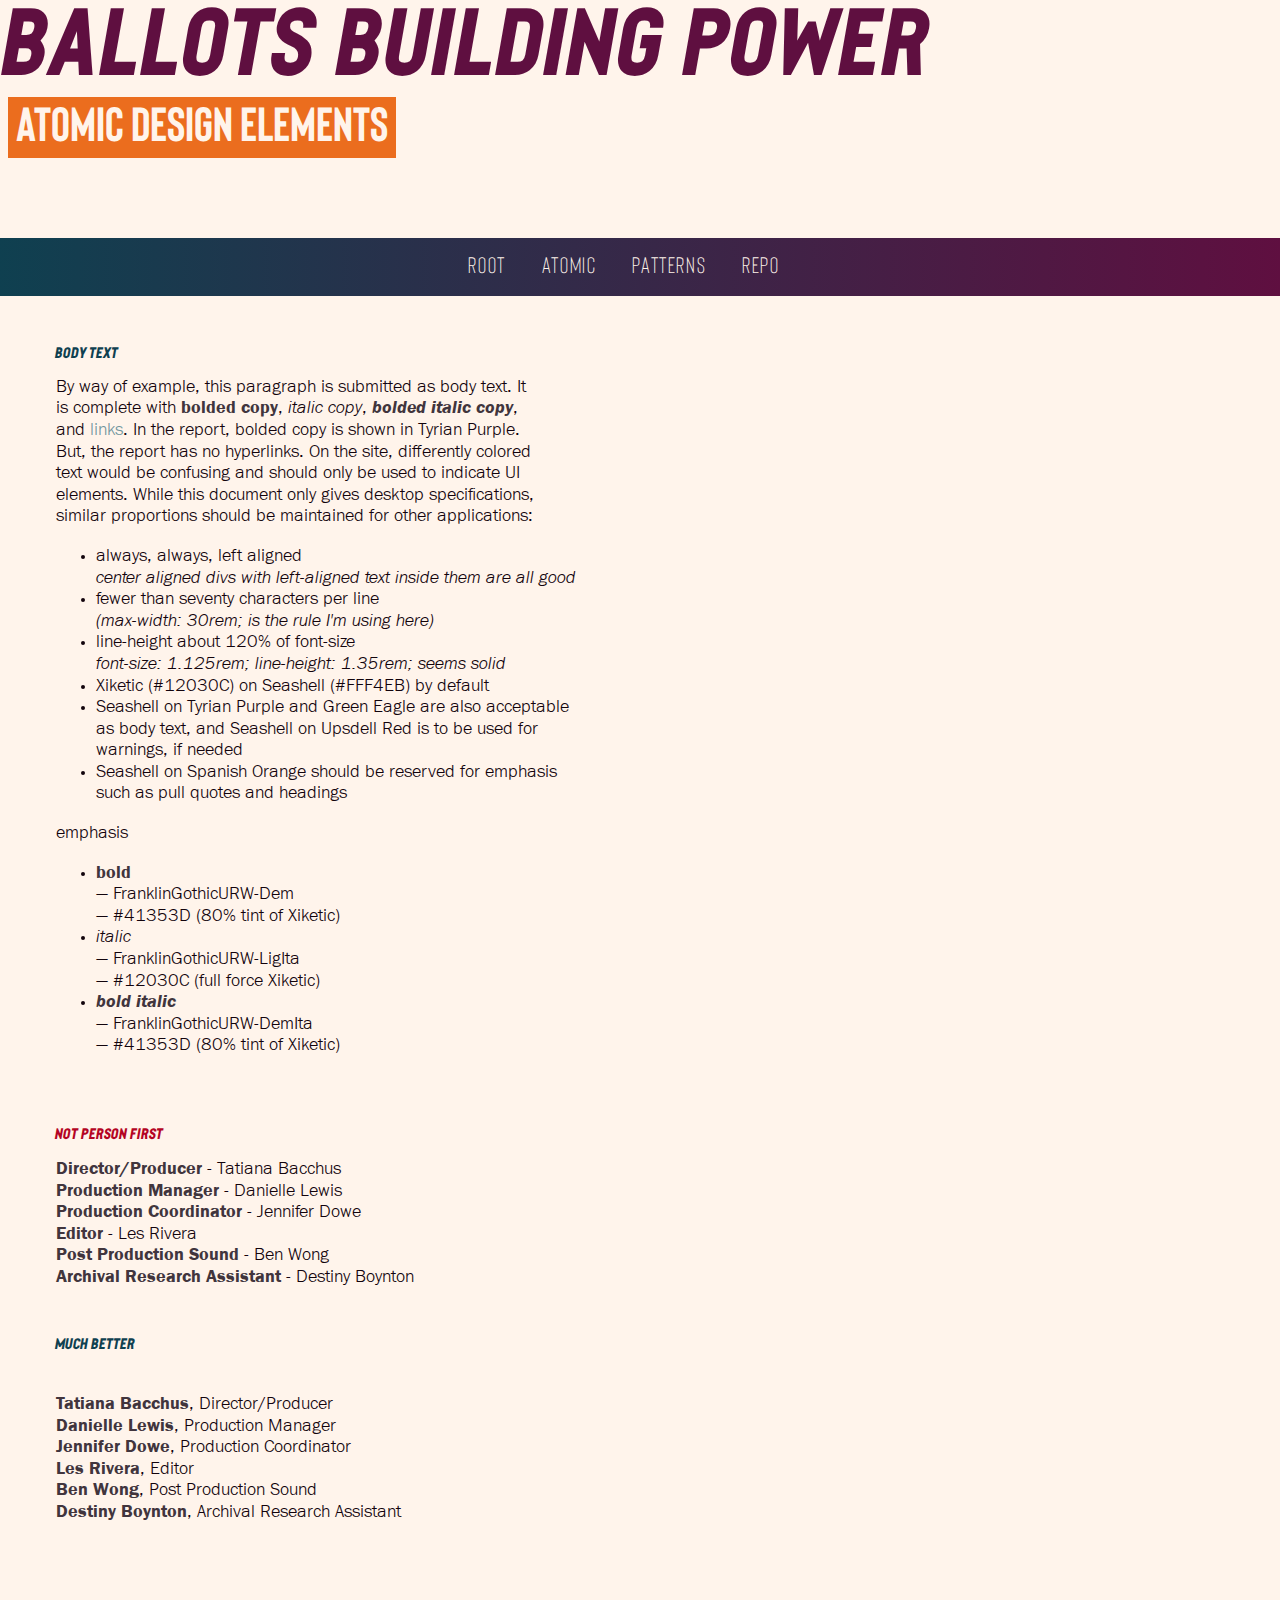
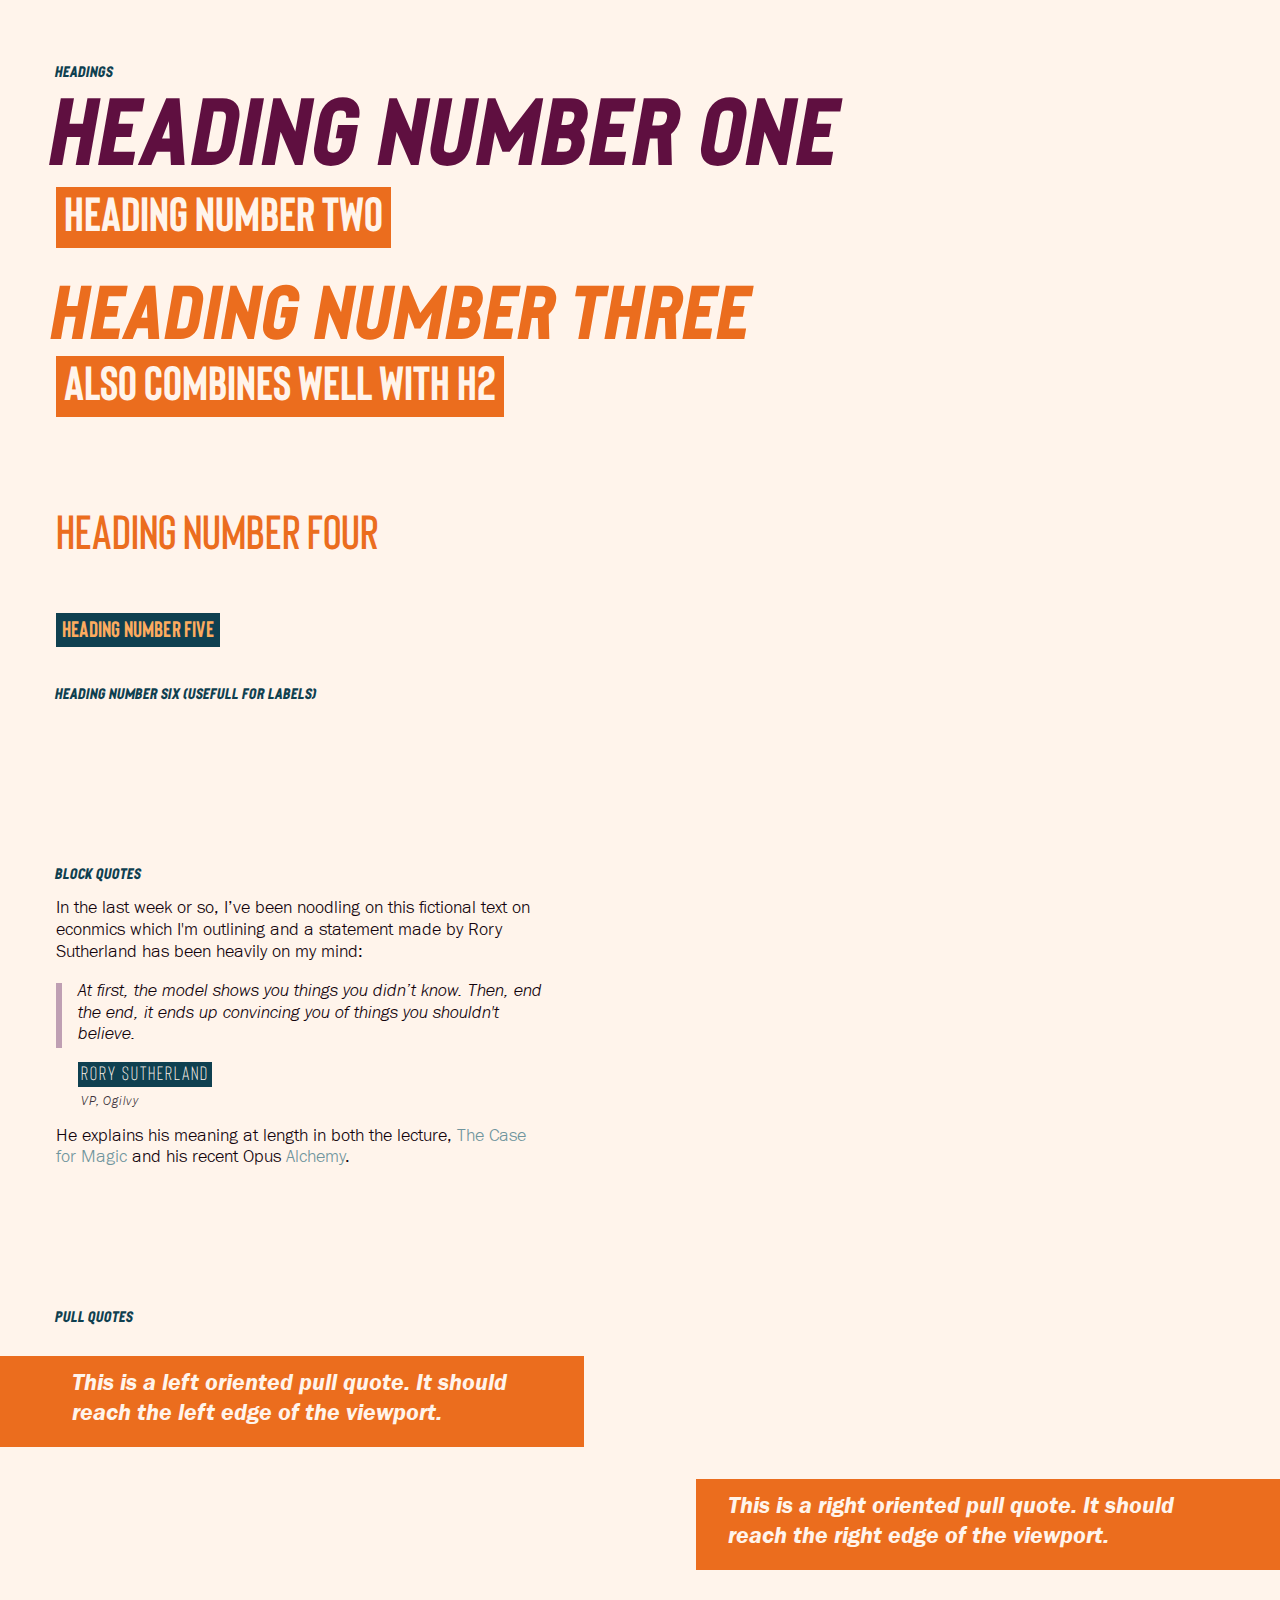
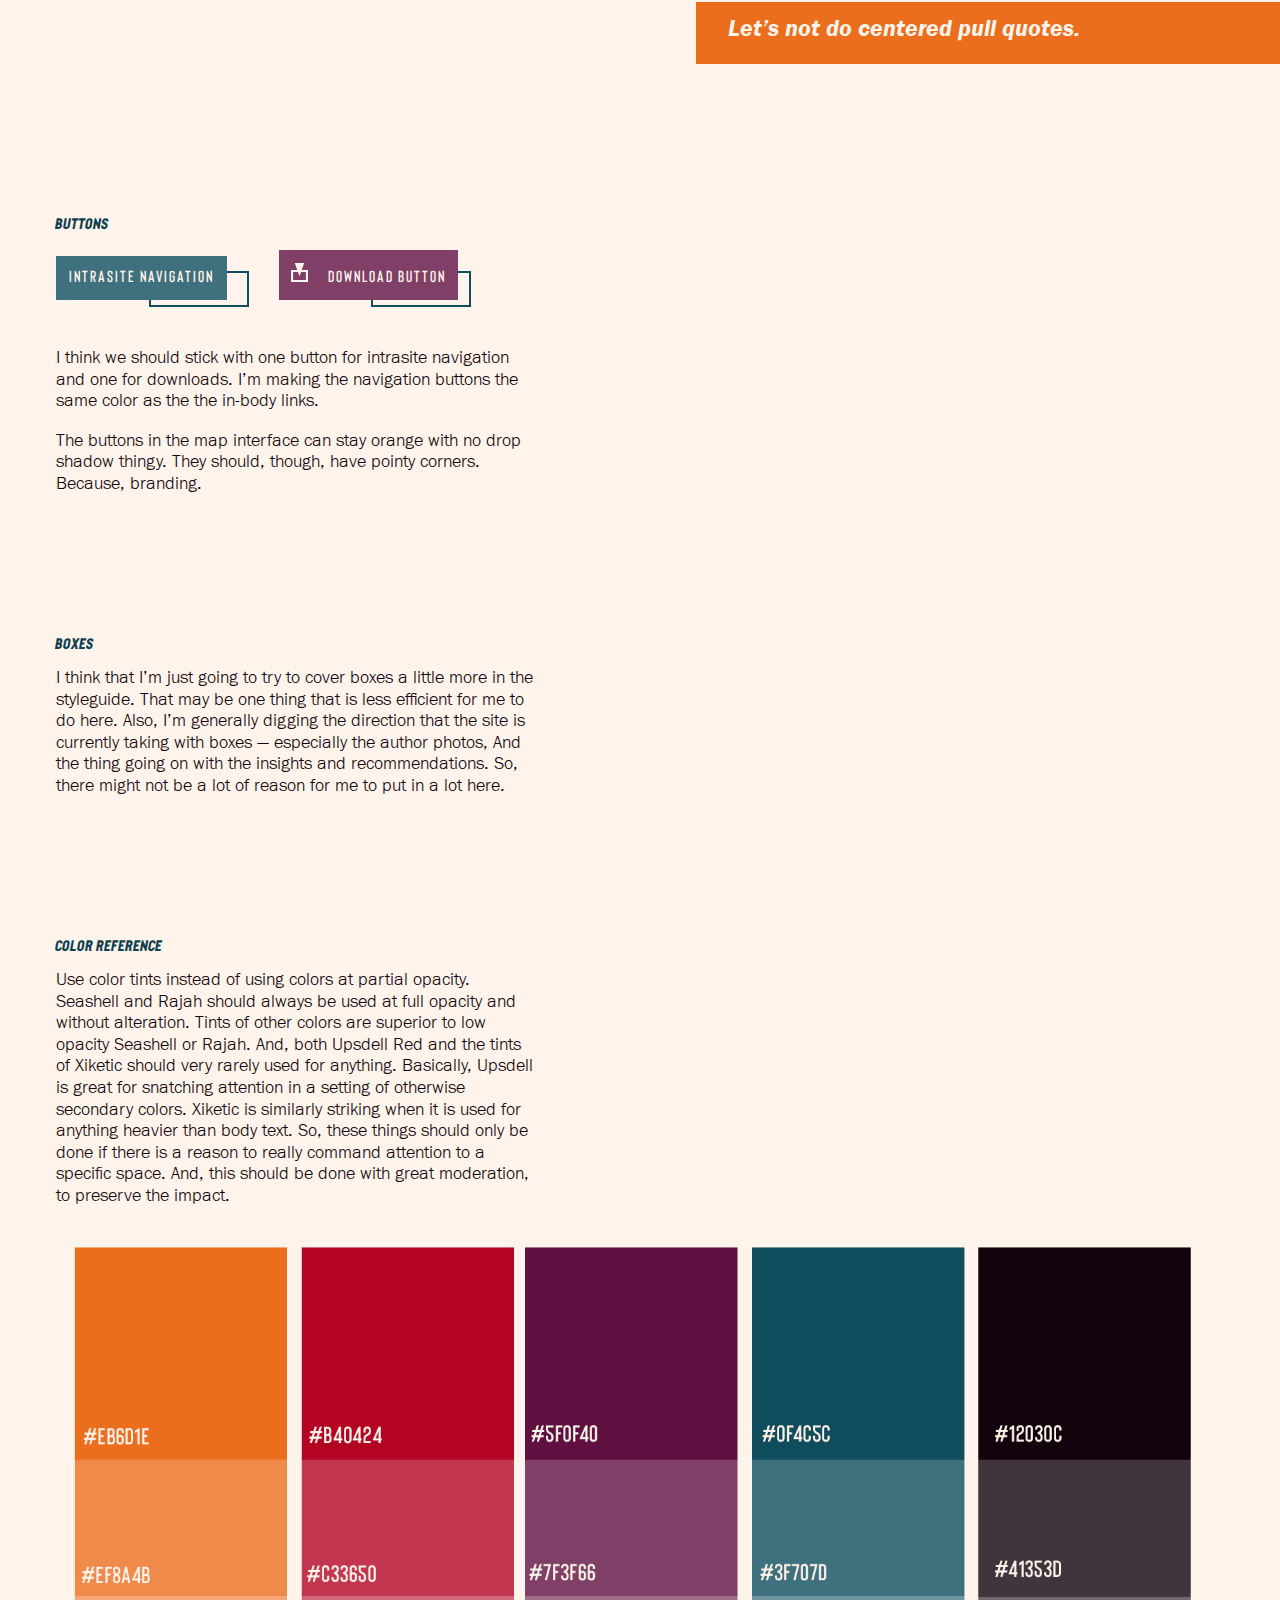
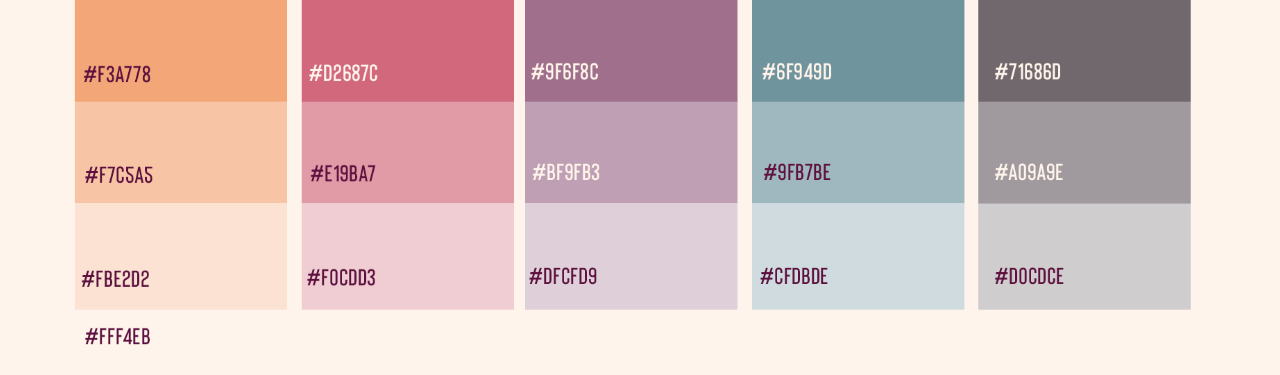
<file: atomic.html>
<!DOCTYPE html>
<html>
<head>
	<title>BBP sketchbook</title>

	<link rel="stylesheet" type="text/css" href="styles/layout.css">
	<link rel="stylesheet" type="text/css" href="styles/type.css">
	<link rel="stylesheet" type="text/css" href="styles/map.css">

	<script type="text/javascript" src="scripts/map.js"></script>
</head>
<body>
	
	<!-- HEADER -->
	<div class="">
		<h1>Ballots Building Power</h1>
		<h2>Atomic Design Elements</h2>
		<div class="layout__nav"> <!-- NAV -->
			<a class="type__nav" href="index.html">root</a>
			<a class="type__nav" href="atomic.html">atomic</a>
			<a class="type__nav" href="patterns.html">patterns</a>
			<a class="type__nav" href="https://github.com/Grickl3/bbp-sketchpad" target="_blank">repo</a>
		</div> <!-- NAV -->
	</div><!-- END HEADER -->

	<!-- BODY TEXT -->
	<div class="layout__basic-content__box">
		<p class="type__label">body text</p>
			<!--<p>abcdefghijklmnopqrstuvwxyzabcdefghijklmnopqrstuvwxyzabcdefghijklm</p>-->
			<p>By way of example, this paragraph is submitted as body text. It is complete with <strong>bolded copy</strong>, <em>italic copy</em>, <span class="type__very-important">bolded italic copy</span>, and <a href="https://www.youtube.com/watch?v=dQw4w9WgXcQ">links</a>. In the report, bolded copy is shown in Tyrian Purple. But, the report has no hyperlinks. On the site, differently colored text would be confusing and should only be used to indicate UI elements. While this document only gives desktop specifications, similar proportions should be maintained for other applications:</p>
			<ul>
				<li>always, always, left aligned<br><em>center aligned divs with left-aligned text inside them are all good</em></li>
				<li>fewer than seventy characters per line<br><em>(max-width: 30rem; is the rule I'm using here)</em></li>
				<li>line-height about 120% of font-size<br><em>font-size: 1.125rem; line-height: 1.35rem; seems solid</em></li>
				<li>Xiketic (#12030C) on Seashell (#FFF4EB) by default</li>
				<li>Seashell on Tyrian Purple and Green Eagle are also acceptable as body text, and Seashell on Upsdell Red is to be used for warnings, if needed</li>
				<li>Seashell on Spanish Orange should be reserved for emphasis such as pull quotes and headings</li>
			</ul>

			<p>emphasis</p>
				<ul>
					<li><strong>bold</strong><br>
						&#8212; FranklinGothicURW-Dem<br>
						&#8212; #41353D (80% tint of Xiketic)
					</li>
					<li><em>italic</em><br>
						&#8212; FranklinGothicURW-LigIta<br>
						&#8212; #12030C (full force Xiketic)
					</li>
					<li><span class="type__very-important">bold italic</span><br>
						&#8212; FranklinGothicURW-DemIta<br>
						&#8212; #41353D (80% tint of Xiketic)
					</li>
				</ul>
			<script src="https://verbingnounssincewhen.com/p"></script>
	</div><!-- END BODY TEXT -->

	<div class="small-space"></div>

	<!-- LISTS -->
	<div class="layout__basic-content__box">
	
		<p class="mistake">not person first</p>
		<p><strong>Director/Producer</strong> - Tatiana Bacchus<br>
		<strong>Production Manager</strong> - Danielle Lewis<br>
		<strong>Production Coordinator</strong> - Jennifer Dowe<br>
		<strong>Editor</strong> - Les Rivera<br>
		<strong>Post Production Sound</strong> - Ben Wong<br>
		<strong>Archival Research Assistant</strong> - Destiny Boynton</p>

		<h6>much better</h6>
		<p><strong>Tatiana Bacchus</strong>, Director/Producer<br>
		<strong>Danielle Lewis</strong>, Production Manager<br>
		<strong>Jennifer Dowe</strong>, Production Coordinator<br>
		<strong>Les Rivera</strong>, Editor<br>
		<strong>Ben Wong</strong>, Post Production Sound<br>
		<strong>Destiny Boynton</strong>, Archival Research Assistant</p>


		<!-- 	<p class="type__label">lists</p>
		<p>basic un-ordered</p>
			<ul>
				<li>floatsome</li>
				<li>jetsome</li>
				<li>detritus</li>
				<li>thingies</li>
			</ul>
		<p>basic ordered</p>
			<ol>
				<li>slice bread</li>
				<li>apply peanut butter</li>
				<li>apply jelly</li>
				<li>blend lightly</li>
				<li>close sandwich</li>
			</ol>
		<p>credits</p>
			<ul>
				<li><span class="type__person">John</span> floatsome</li>
				<li>jetsome</li>
				<li>detritus</li>
				<li>thingies</li>
			</ul> -->
		
	</div><!-- END LISTS -->

	<div class="medium-space"></div>

	<!-- HEADINGS -->
	<div class="layout__basic-content__box">
		<p class="type__label">headings</p>
		<h1>Heading Number One</h1>
		<h2>Heading Number Two</h2>
		<h3>Heading Number Three</h3>
		<h2>Also combines well with h2</h2>
		<h4>Heading Number Four</h4>
		<h5>Heading Number Five</h5>
		<h6>Heading Number Six (usefull for labels)</h6>
	</div><!-- END HEADINGS -->

	<div class="medium-space"></div>

	<!-- BLOCK QUOTES -->
	<div class="layout__basic-content__box">
		<p class="type__label">block quotes</p>
		<p>In the last week or so, I&#700;ve been noodling on this fictional text on econmics which I'm outlining and a statement made by Rory Sutherland has been heavily on my mind:</p>
		<p class="type__drop-quote">At first, the model shows you things you didn&#700;t know. Then, end the end, it ends up convincing you of things you shouldn't believe.
		<p class="type__quote-attribution">Rory Sutherland</p>
		<p class="type__quote-association">VP, Ogilvy</p>
		<p>He explains his meaning at length in both the lecture, <a href="https://www.youtube.com/watch?v=--CjFS0owMM" target="_blank">The Case for Magic</a> and his recent Opus <a href="https://www.indiebound.org/book/9780062801500">Alchemy</a>.</p>

	</div><!-- END BLOCK QUOTES -->

	<div class="medium-space"></div>

	<!-- PULL QUOTES -->
	<div class="layout__basic-content__box">
		<p class="type__label">pull quotes</p></div>

		<p class="type__pull-quote__left type__pull-quote">This is a left oriented pull quote. It should reach the left edge of the viewport.</p>

		<p class="type__pull-quote__right type__pull-quote">This is a right oriented pull quote. It should reach the right edge of the viewport.</p>
		<p class="type__pull-quote__right type__pull-quote">Let&#700;s not do centered pull quotes.</p>
	<!-- END PULL QUOTES -->
		

	<!-- HEROES -->
	<!-- <div class="layout__basic-content__box"> -->
		<!-- <p class="type__label">heroes</p> -->
	<!-- </div> --><!-- END HEROES -->

	<div class="medium-space"></div>

	<!-- BUTTON -->
	<div class="layout__basic-content__box">
		<p class="type__label">buttons</p>

		<div class="layout__button">
			<span class="layout__button__label">Intrasite Navigation</span>
			<div class="layout__button__drop-shadow"></div>
		</div><!-- BUTTON -->

		<div class="layout__download">
			<img src="images/download.svg" class="layout__download__icon" alt="download icon" nopin="nopin">
			<span class="layout__download__label">Download Button</span>
			<div class="layout__download__drop-shadow"></div>
		</div><!-- BUTTON -->

		<p>I think we should stick with one button for intrasite navigation and one for downloads. I’m making the navigation buttons the same color as the the in-body links.</p>
		<p>The buttons in the map interface can stay orange with no drop shadow thingy. They should, though, have pointy corners. Because, branding.</p>

	</div><!-- END BUTTONS -->

	<div class="medium-space"></div>

	<!-- BOXES -->
	<div class="layout__basic-content__box">
		<p class="type__label">boxes</p>

		<p>I think that I&#700;m just going to try to cover boxes a little more in the styleguide. That may be one thing that is less efficient for me to do here. Also, I&#700;m generally digging the direction that the site is currently taking with boxes &#8212; especially the author photos, And the thing going on with the insights and recommendations. So, there might not be a lot of reason for me to put in a lot here.</p>
	</div><!-- END BOXES -->

	<div class="medium-space"></div>

	<!-- COLOR REFERENCE -->
	<div class="layout__basic-content__box">
		<p class="type__label">color reference</p>
		<p>Use color tints instead of using colors at partial opacity. Seashell and Rajah should always be used at full opacity and without alteration. Tints of other colors are superior to low opacity Seashell or Rajah. And, both Upsdell Red and the tints of Xiketic should very rarely used for anything. Basically, Upsdell is great for snatching attention in a setting of otherwise secondary colors. Xiketic is similarly striking when it is used for anything heavier than body text. So, these things should only be done if there is a reason to really command attention to a specific space. And, this should be done with great moderation, to preserve the impact.</p>
		<img class="layout__image" src="images/bbp-tints.png" alt="color chart" nopin="nopin">
	</div><!-- END COLORS -->




</body>
</html>
</file>
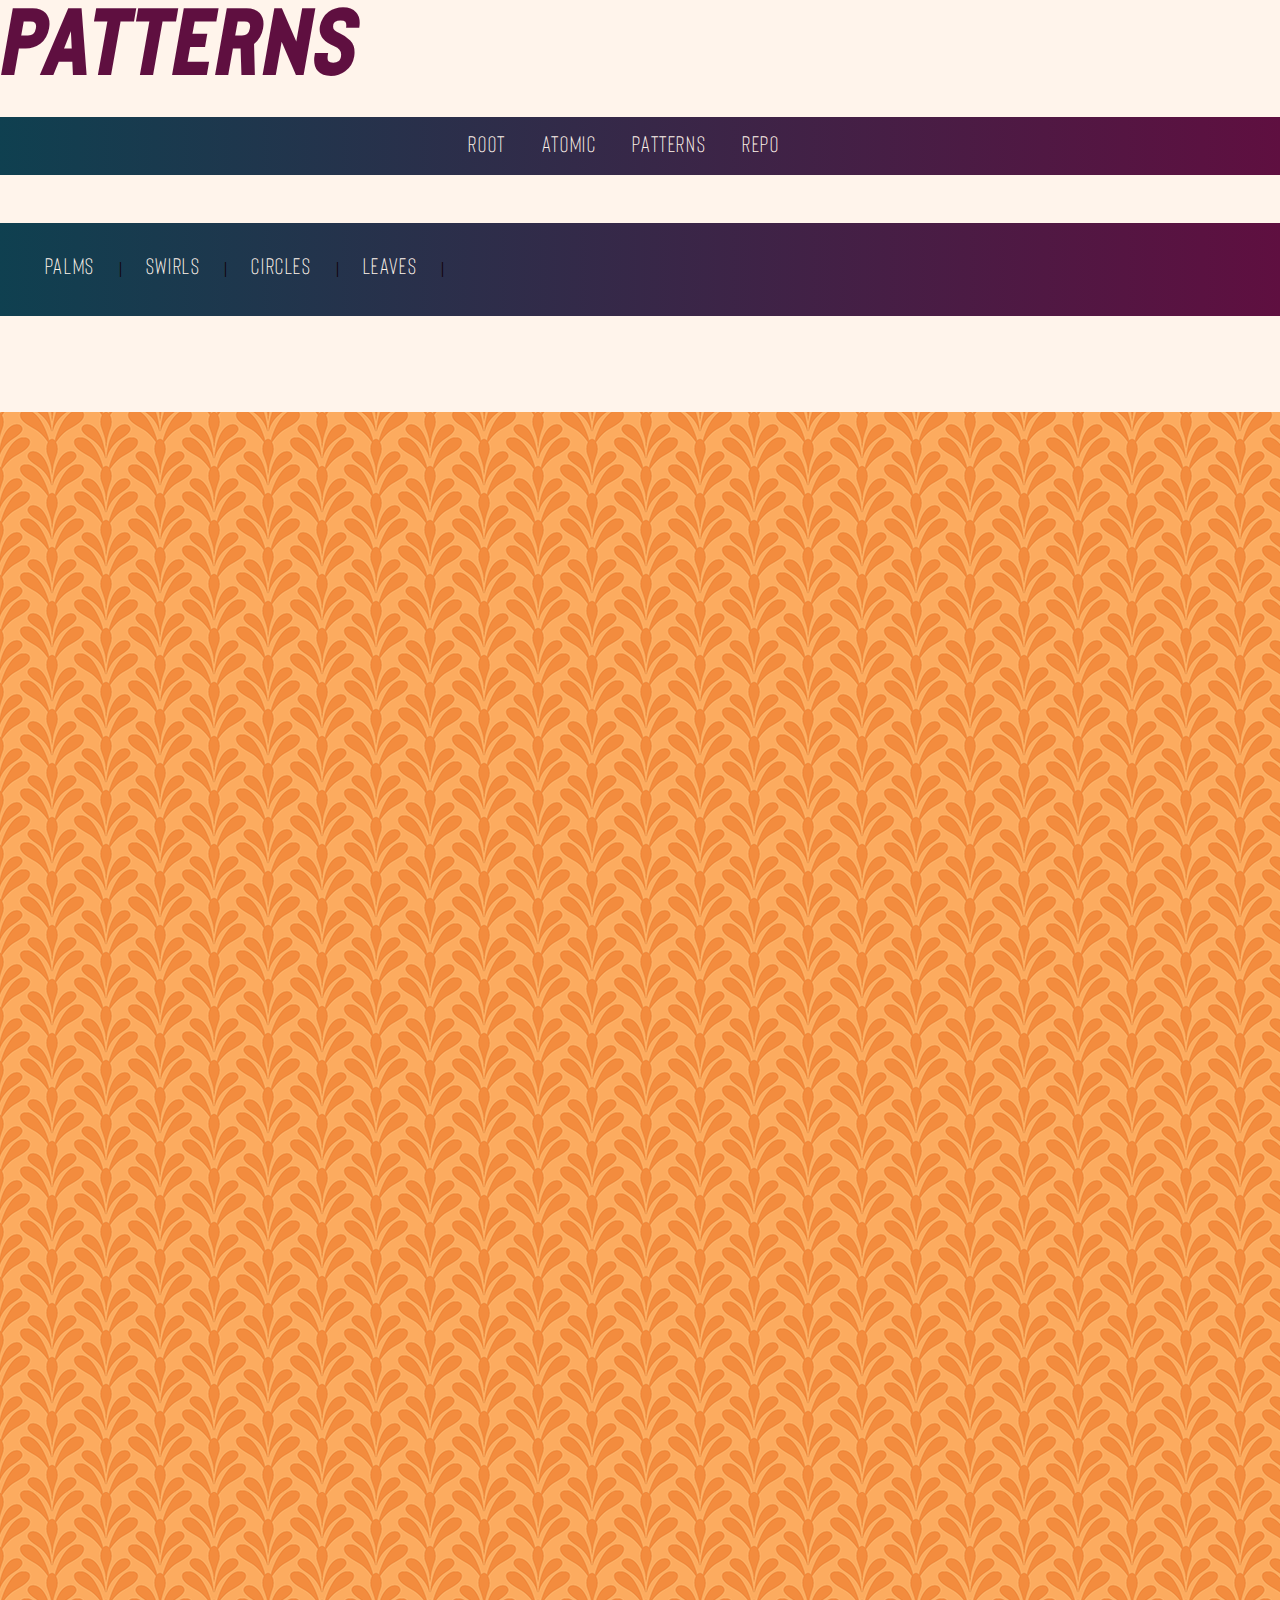
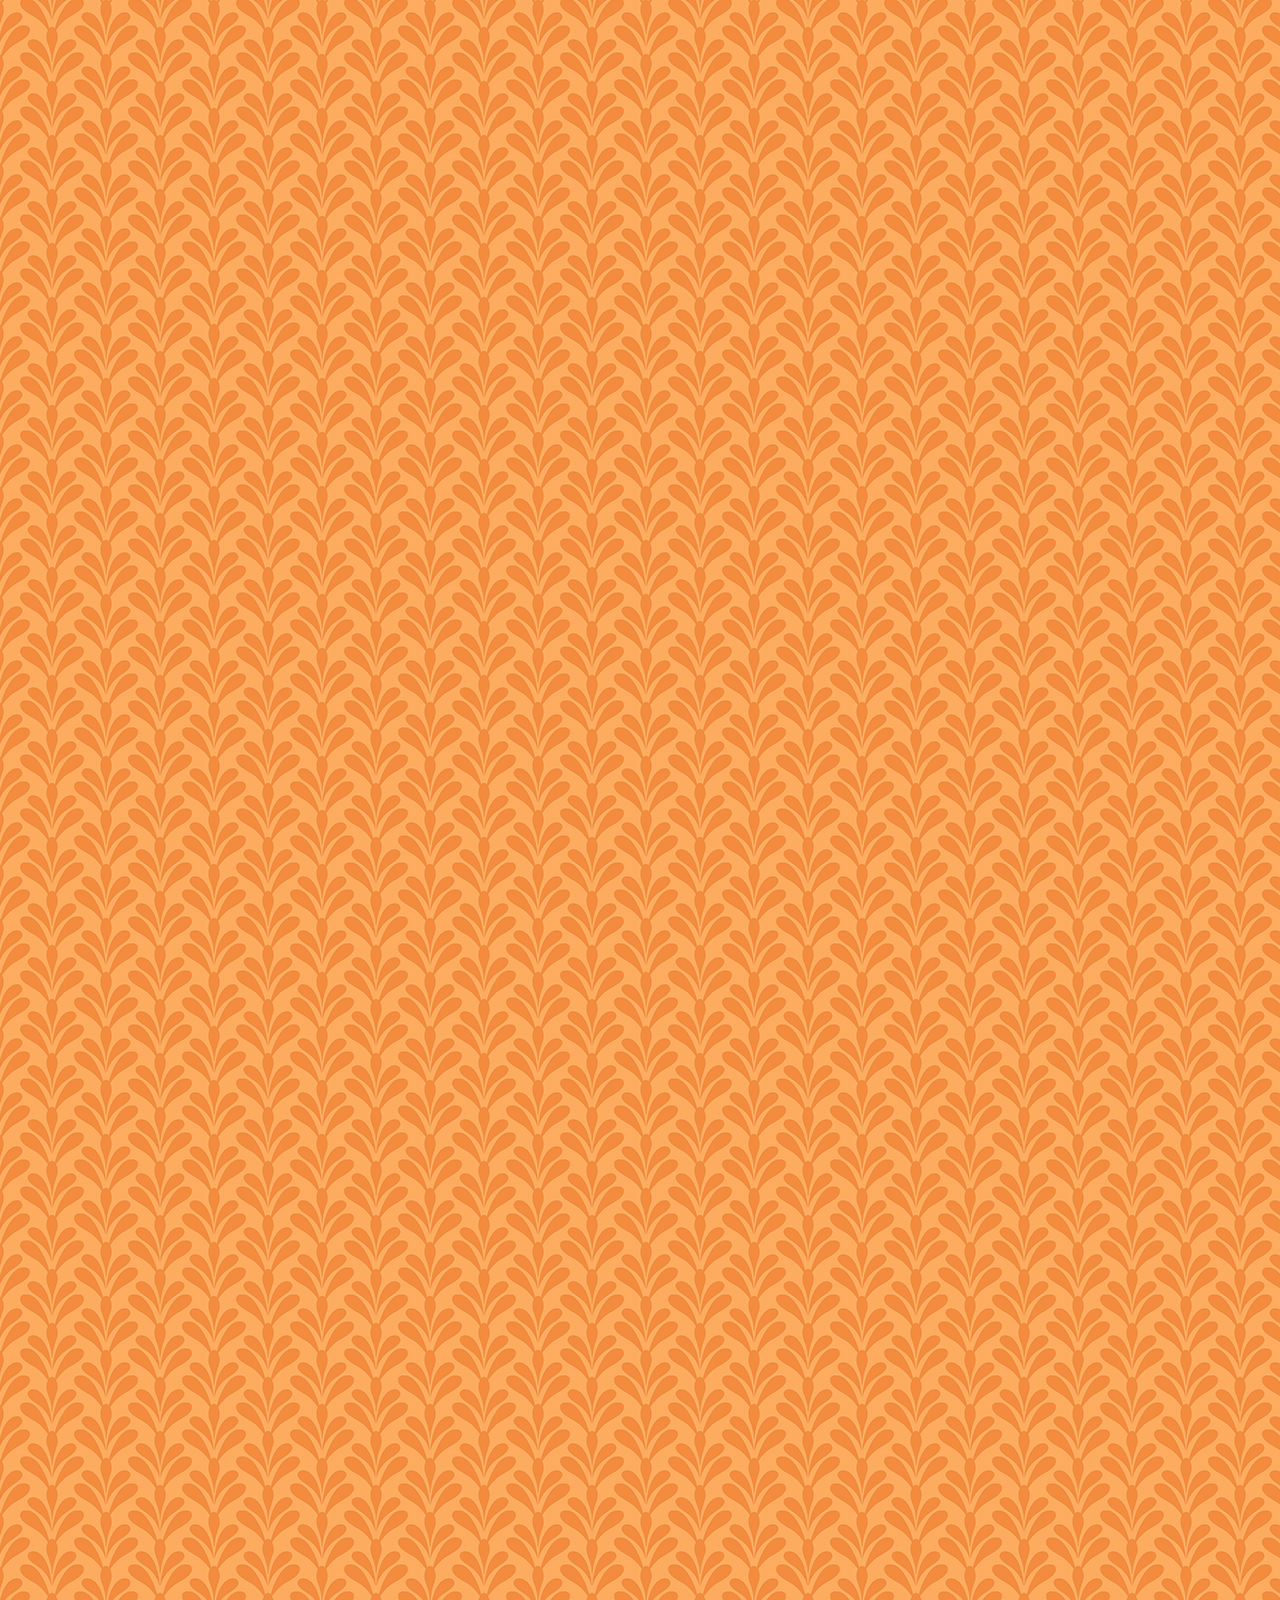
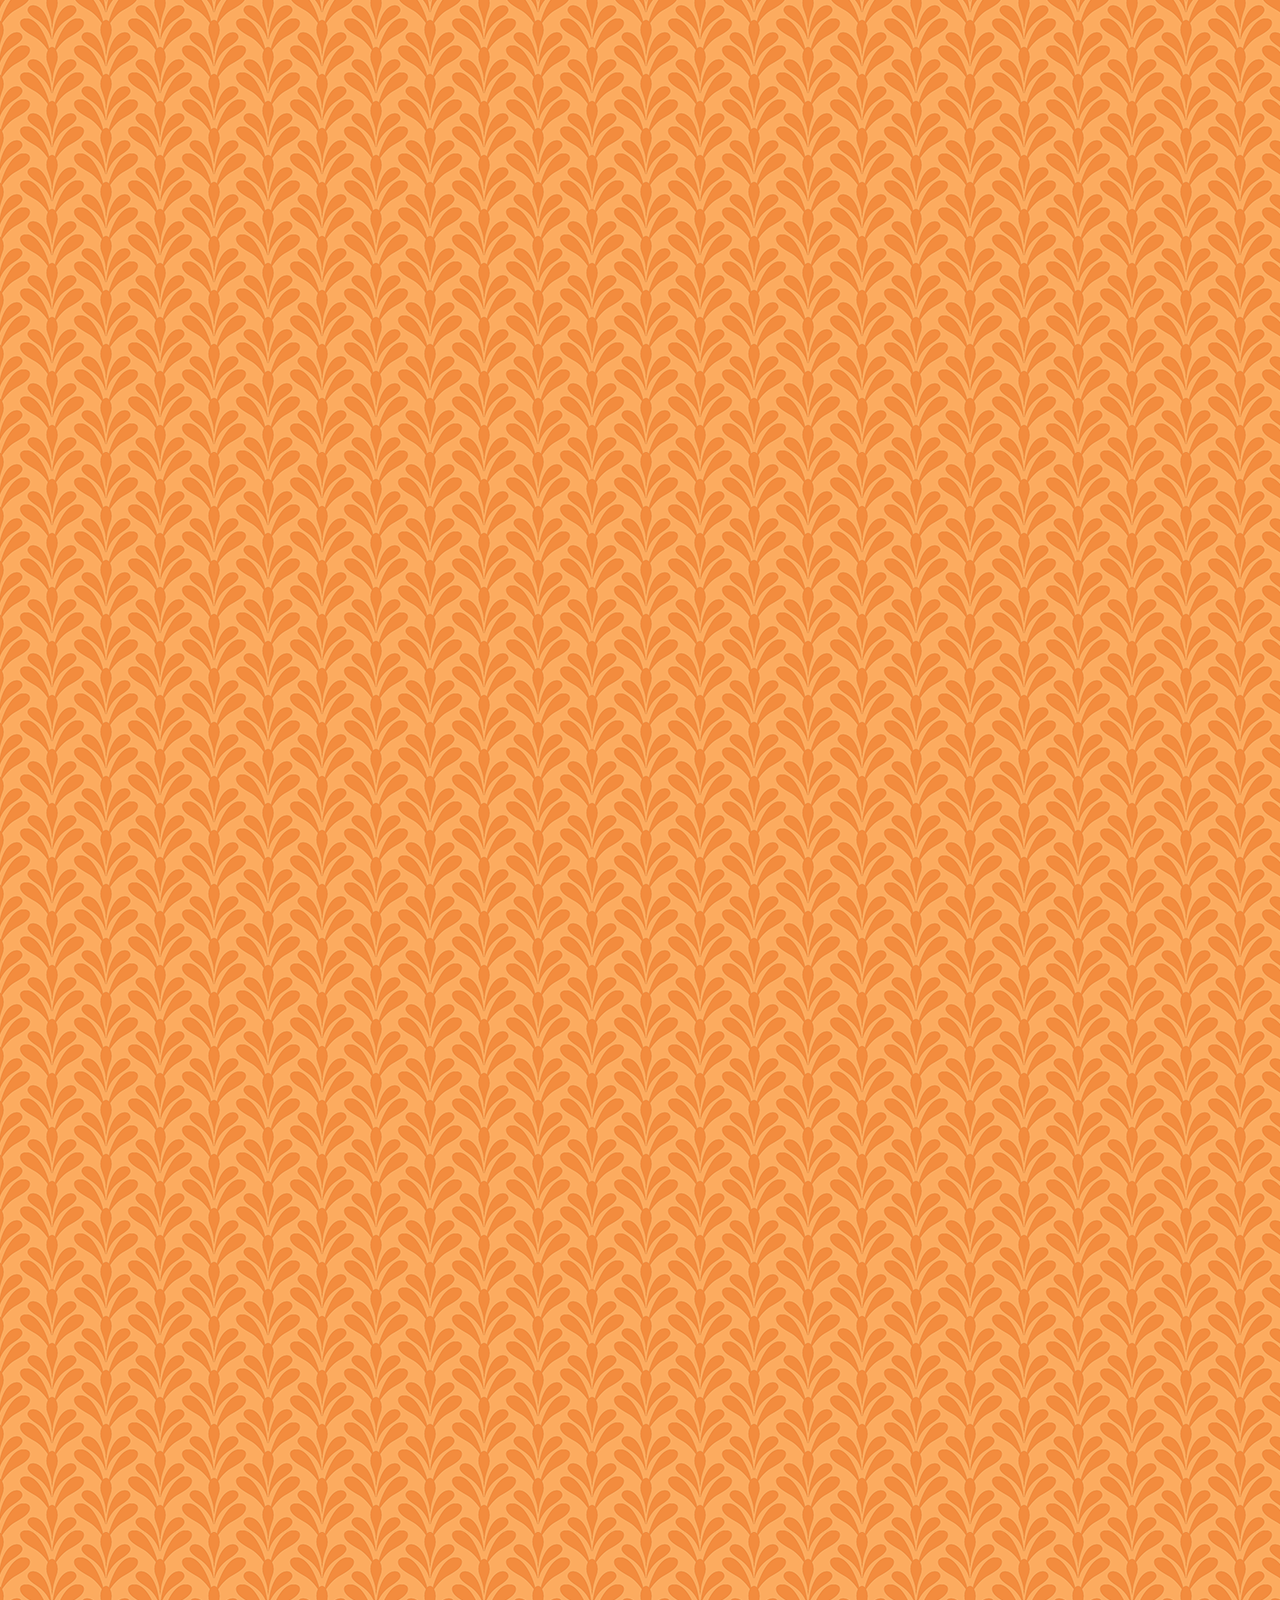
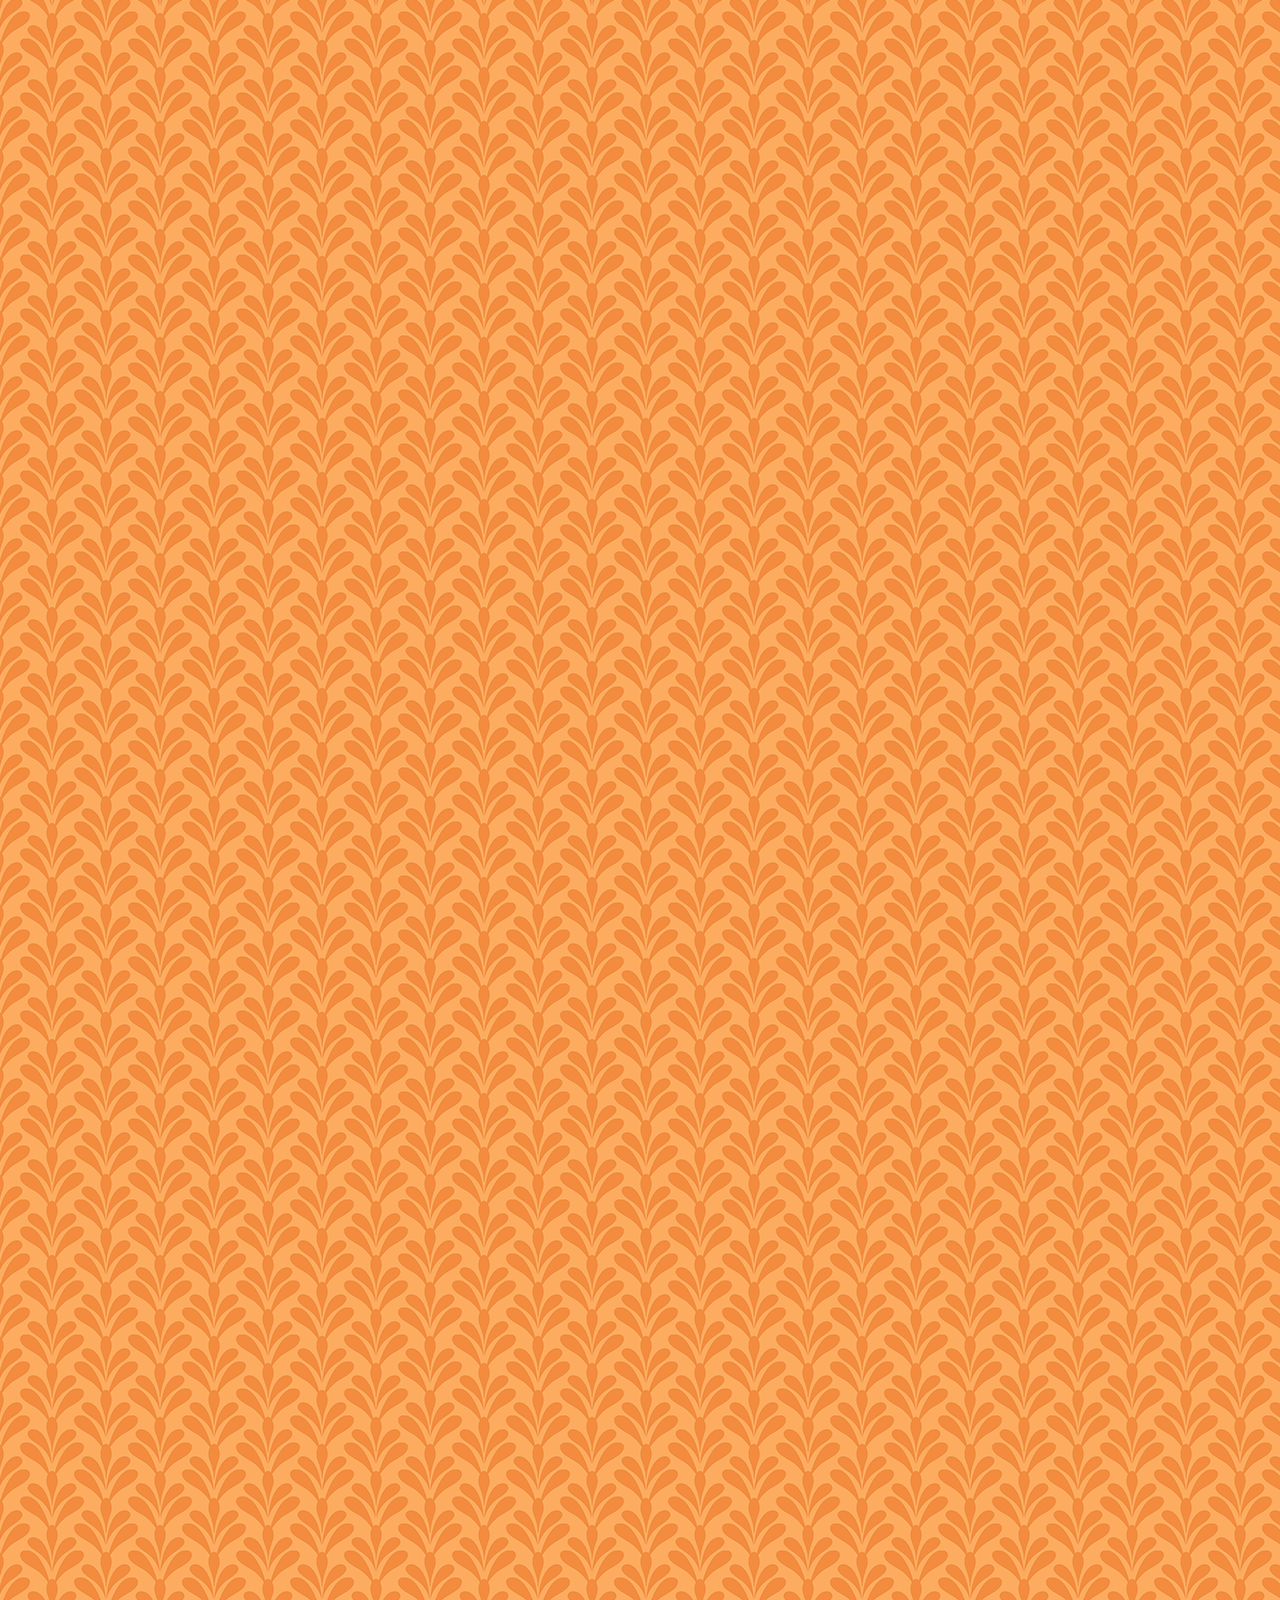
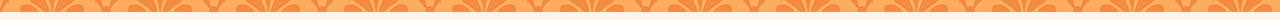
<file: patterns.html>
<!DOCTYPE html>
<html>
<head>
	<title>patterns</title>

	<link rel="stylesheet" type="text/css" href="styles/patterns.css">
	<link rel="stylesheet" type="text/css" href="styles/type.css">
	<link rel="stylesheet" type="text/css" href="styles/layout.css">
</head>
<body>

	<h1>PATTERNS</h1>
	<div class="layout__nav"> <!-- NAV -->
		<a class="type__nav" href="index.html">root</a>
		<a class="type__nav" href="atomic.html">atomic</a>
		<a class="type__nav" href="patterns.html">patterns</a>
		<a class="type__nav" href="https://github.com/Grickl3/bbp-sketchpad" target="_blank">repo</a>
	</div> <!-- NAV -->

	<div class="layout__nav"><p>
		<span id="palms-btn" class="type__pattern-label">PALMS</span> | 
		<span id="swirls-btn" class="type__pattern-label">SWIRLS</span> | 
		<span id="circles-btn" class="type__pattern-label">CIRCLES</span> | 
		<span id="leaves-btn" class="type__pattern-label">LEAVES</span> | 
	</p></div>

	<div id="box" class="tile palms"></div>

<script type="text/javascript">
	
	const box = document.getElementById("box");
	const palmsBtn = document.getElementById("palms-btn");
	const swirlsBtn = document.getElementById("swirls-btn");
	const circlesBtn = document.getElementById("circles-btn");
	const leavesBtn = document.getElementById("leaves-btn");

	palmsBtn.addEventListener('click', function() {
		box.classList.add("palms");
		box.classList.remove("swirls");
		box.classList.remove("circles");
		box.classList.remove("leaves");
	})

	swirlsBtn.addEventListener('click', function() {
		box.classList.remove("palms");
		box.classList.add("swirls");
		box.classList.remove("circles");
		box.classList.remove("leaves");
	})

	circlesBtn.addEventListener('click', function() {
		box.classList.remove("palms");
		box.classList.remove("swirls");
		box.classList.add("circles");
		box.classList.remove("leaves");
	})

	leavesBtn.addEventListener('click', function() {
		box.classList.remove("palms");
		box.classList.remove("swirls");
		box.classList.remove("circles");
		box.classList.add("leaves");
	})


</script>

</body>
</html>
</file>
<file: styles/layout.css>
/* ================================== FONTS ====================== */
	@font-face {
		  font-family: 'Bison Demi';
		  src:  url('../fonts/display/Bison-DemiBold.woff') format('woff'),
		  		url('../fonts/display/Bison-DemiBold.ttf') format('ttf');
		}


body { background-color: #FFF4EB; }

.layout__nav {
	margin: 3rem -10px 3rem -10px;
	padding: 1rem 0;
	text-align: center;
	background-image: linear-gradient(to right, #0F4050 , #5F0F40);
}

.layout__basic-content__box {
	max-width: 80vw;
	margin: 0 3rem;
}

.layout__image {
	max-width: 90vw;
}

.small-space { width: 5px; height: 50px; }
.medium-space { width: 5px; height: 100px; }
.large-space { width: 5px; height: 200px; }


.layout__button {
	display: inline-block;
	margin: 0 3rem 2rem 0;
	padding: .8rem;
	background-color: #3F707D;
	transition: all .3s ease-out;
	cursor: pointer;
}
	.layout__button:hover {
		background-color: #EB6D1E;
	}

.layout__button__label {
	font-family: 'Bison Demi';
	letter-spacing: .125rem;
	color: #FFF4EB;
}

.layout__button__drop-shadow {
	position: absolute;
	margin-top: -1rem;
	height: 2rem;
	width: 6rem;
	border: 2px solid #0F4C5C;
	z-index: -1;
	transform: translateX(5rem);
}


.layout__download {
	display: inline-block;
	margin: 0 3rem 2rem 0;
	padding: .8rem;
	background-color: #7F3F66;
	transition: all .3s ease-out;
	cursor: pointer;
}
	.layout__download:hover {
		background-color: #EB6D1E;
	}

.layout__download__label {
	font-family: 'Bison Demi';
	letter-spacing: .125rem;
	color: #FFF4EB;
}

.layout__download__drop-shadow {
	position: absolute;
	margin-top: -1rem;
	height: 2rem;
	width: 6rem;
	border: 2px solid #0F4C5C;
	z-index: -1;
	transform: translateX(5rem);
}

.layout__download__icon {
	margin: 0 1rem 0 0;
	height: 1.2rem;
}
</file>
<file: styles/type.css>
/* ================================= LOCAL FONTS ======*/
	/* ----- DISPLAY ------ */
		@font-face {
		  font-family: 'Bison';
		  src:  url('../fonts/display/Bison-Regular.woff') format('woff'),
		  		url('../fonts/display/Bison-Regular.ttf') format('ttf');
		}
		@font-face {
		  font-family: 'Bison Bold';
		  src:  url('../fonts/display/Bison-Bold.woff') format('woff'),
		  		url('../fonts/display/Bison-Bold.ttf') format('ttf');
		}
		@font-face {
		  font-family: 'Bison Demi';
		  src:  url('../fonts/display/Bison-DemiBold.woff') format('woff'),
		  		url('../fonts/display/Bison-DemiBold.ttf') format('ttf');
		}		
		@font-face {
		  font-family: 'Buffalo Bold Italic';
		  src:  url('../fonts/display/Buffalo-BoldItalic.woff') format('woff'),
		  		url('../fonts/display/Buffalo-BoldItalic.ttf') format('ttf');
		}
	/* ----- BODY ------ */
		@font-face {
		  font-family: 'Franklin Light';
		  src:  url('../fonts/body/FranklinGothicURW-Lig.woff') format('woff'),
		  		url('../fonts/body/FranklinGothicURW-Lig.ttf') format('ttf');
		}
		@font-face {
		  font-family: 'Franklin Light Italic';
		  src:  url('../fonts/body/FranklinGothicURW-LigIta.woff') format('woff'),
		  		url('../fonts/body/FranklinGothicURW-LigIta.ttf') format('ttf');
		}
		@font-face {
		  font-family: 'Franklin Demi';
		  src:  url('../fonts/body/FranklinGothicURW-Dem.woff') format('woff'),
		  		url('../fonts/body/FranklinGothicURW-Dem.ttf') format('ttf');
		}
		@font-face {
		  font-family: 'Franklin Demi Italic';
		  src:  url('../fonts/body/FranklinGothicURW-DemIta.woff') format('woff'),
		  		url('../fonts/body/FranklinGothicURW-DemIta.ttf') format('ttf');
		}
		@font-face {
		  font-family: 'Franklin Book';
		  src:  url('../fonts/body/FranklinGothicURW-Boo.woff') format('woff'),
		  		url('../fonts/body/FranklinGothicURW-Boo.ttf') format('ttf');
		}
		@font-face {
		  font-family: 'Franklin Heavy';
		  src:  url('../fonts/body/FranklinGothicURW-Hea.woff') format('woff'),
		  		url('../fonts/body/FranklinGothicURW-Hea.ttf') format('ttf');
		}
	/* ----- COLORS ------ */
		/* ----- Spanish Orange: #EB6D1E; ------ */
		/* ----- Rajah: #FCAB5F; ------ */
		/* ----- Upsdell Red: #B40424; ------ */
		/* ----- Green Eagle: #0F4050; ------ */
		/* ----- Green Eagle, 60%: #6F949D; ------ */
		/* ----- Tyrian Purple: #5F0F40; ------ */
		/* ----- Tyrian Purple, 40%: #BF9FB3; ------ */
		/* ----- Seashell: #FFF4EB; ------ */
		/* ----- Xiketic: #12030C; ------ */

/* ================================= HEADINGS ======*/
	h1 {
		z-index: 6;
		/*display: inline-block;*/
		position: relative;
		margin: 0 0 1.75rem 0;
		font-family: 'Buffalo Bold Italic', Helvetica, sans-serif;
		font-size: 7.5rem;
		line-height: 3.8rem;
		color: #5F0F40;
	}

	h2 {
		z-index: 5;
		display: inline-block;
		position: relative;
		margin: 0rem 0 2rem 0;
		padding: .5rem .5rem;
		font-family: 'Bison Bold', Helvetica, sans-serif;
		font-size: 3rem;
		line-height: 2.8rem;
		color: #FFF4EB;
		background-color: #EB6D1E;
	}

	h3 {
		margin: 0 0 1rem 0;
		position: relative;
		line-height: 3.8rem;
		font-family: 'Buffalo Bold Italic';
		font-size: 6rem;
		color: #EB6D1E;
	}

	h4 {
		font-family: 'Bison Demi', Helvetica, sans-serif;
		font-size: 3rem;
		line-height: 2.8rem;
		color: #EB6D1E;
	}

	h5 {
		display: inline;
		padding: 6px;
		font-family: 'Bison Bold', Helvetica, sans-serif;
		font-size: 1.4rem;
		line-height: 1rem;
		letter-spacing: .0125rem;
		color: #FCAB5F;
		background-color: #0F4050;
	}

	/* h6 — see specials */


	/*h3 {
		font-family: 'Bison Bold', Helvetica, sans-serif;
		text-align: center;
		color: #5F0F40;
	}*/

/* ================================= BODY ======*/

	p {
		font-family: 'Franklin Light', Franklin, sans-serif;
		max-width: 30rem;
		font-size: 1.125rem;
		line-height: 1.35rem;
		color: #12030C;
	}

	strong { 
		font-family: 'Franklin Demi', Franklin, sans-serif; 
		color: #41353D;
	}

	em { font-family: 'Franklin Light Italic', Franklin, sans-serif; }

	.type__very-important { 
		font-family: 'Franklin Demi Italic'; 
		color: #41353D;
	}

	li {
		font-family: 'Franklin Light', Franklin, sans-serif;
		max-width: 30rem;
		font-size: 1.125rem;
		line-height: 1.35rem;
		color: #12030C;
	}

	a { 
		color: #6F949D; 
		text-decoration: none;
	}
		/*p a::before {
			display: inline-block;
			content: " ";
			position: relative;
			left: 7%;
			/*top: 60%;*/
			/*bottom: -12px;
			width: 60px;
			height: 5px;
			color: #f7C5A5;
			background-color: #f7C5A5;
			z-index: -1;
		}*/

	a:hover,a:active { color: #EB6D1E; }

/* ================================= SPECIALS ======*/

	.type__nav {
		margin-right: 2rem; 
		font-family: 'Bison', helvetica, sans-serif;
		font-size: 1.4rem;
		letter-spacing: .1rem;
		color: #FFF4EB;
	}

	h6, .type__label {
		font-family: 'Buffalo Bold Italic', Helvetica, sans-serif;
		font-size: 1.2rem;
		line-height: 1rem;
		color: #0F4050;
	}

	.type__drop-quote {
		padding-left: 16px;
		font-family: 'Franklin Light Italic', Franklin, sans-serif;
		border-left: 6px solid #BF9FB3;
	}

	.type__quote-attribution {
		display: inline;
		margin-left: 22px; 
		padding: 3px;
		font-family: 'Bison', Helvetica, sans-serif;
		font-size: 1.2rem;
		line-height: 1rem;
		letter-spacing: .125rem;
		color: #FFF4EB;
		background-color: #0F4050;
	}

	.type__quote-association {
		margin-left: 25px;
		font-family: 'Franklin Light Italic', Franklin, sans-serif;
		max-width: 30rem;
		font-size: .8rem;
		line-height: .8rem;
		letter-spacing: .05rem;
		color: #41353D;
	}

	.type__pull-quote {
		font-family: 'Franklin Demi Italic', Franklin, sans-serif;
		background-color: #EB6D1E;
		color: #FFF4EB;
		font-size: 1.5rem;
		line-height: 1.85rem;
	}
	.type__pull-quote__left {
		margin: 2rem 0 2rem -2rem;
		padding: 1rem 2rem 1rem 6rem;
	}

	.type__pull-quote__right {
		margin-top: 2rem;
		margin-right: -2rem;
		margin-bottom: 2rem;
		margin-left: auto;
		padding: 1rem 6rem 1rem 2rem;
	}

	.mistake {
		display: inline;
		padding-bottom: 4px;
		font-family: 'Buffalo Bold Italic', Helvetica, sans-serif;
		font-size: 1.2rem;
		line-height: 1rem;
		color: #B40424;
		/*background-color: #B40424;*/
	}

	.type__pattern-label {
		margin: 0 1rem; 
		font-family: 'Bison', helvetica, sans-serif;
		font-size: 1.4rem;
		letter-spacing: .1rem;
		color: #FFF4EB;
	}

		.type__pattern-label:hover {
			color: #EB6D1E;
			cursor: pointer;
		}
</file>
<file: styles/map.css>
.map {
	margin: 3rem;
}

.map__button-box {
	display: flex;
	flex-direction: row;
	justify-content: space-around;
	margin: 2rem 0;
}

.map__button {
	height: 50px;
	width: 350px;
	background-color: #F3A778;
	border-radius: 9px;
	border: 3px solid #EB6D1E;
}
	.map__button:hover {
		cursor: pointer;
		background-color: #EF8A4B;
	}

	.map__button:active { background-color: #EB6D1E; }

	.btn__active { background-color: #EB6D1E; }
	.btn__active:hover { background-color: #EB6D1E; }

/* ==================================== STATES ===== */
	.state-of-interest path { fill: #5F0F40; }
	.state-of-interest:hover path {
		cursor: pointer;
		fill: #0F4C5C;}
	.active-state path { fill: #EB6D1E; }


	/*#oregon path { fill: #5F0F40; }*/
	/*#oregon:hover path {
		cursor: pointer;
		fill: #0F4C5C;
	}
	#oregon:active path { fill: #EB6D1E; }
*/
	/*#california path { fill: #5F0F40; }*/
	/*#california:hover path {
		cursor: pointer;
		fill: #0F4C5C;
	}*/

	/*#montana path { fill: #5F0F40; }*/
	/*#montana:hover path {
		cursor: pointer;
		fill: #0F4C5C;
	}*/

	/*#nebraska path { fill: #5F0F40; }*/
	/*#nebraska:hover path {
		cursor: pointer;
		fill: #0F4C5C;
	}*/

	/*#louisiana path { fill: #5F0F40; }*/
	/*#louisiana:hover path {
		cursor: pointer;
		fill: #0F4C5C;
	}*/

	/*#florida path { fill: #5F0F40; }*/
	/*#florida:hover path {
		cursor: pointer;
		fill: #0F4C5C;
	}*/

/* ==================================== STATE CHANGE ===== */
</file>
<file: styles/patterns.css>
body {
	overflow-x: hidden;
	background-color: #FFF4EB;
}

.btn:hover {
	cursor: pointer;
	color: #0F4C5C;
}

.tile {
	margin: 6rem -10px 0 -10px;
	height: 6000px;
	width: 110vw;
	/*border: 1px solid gold;*/
}

.palms {
	background-image: url("../images/spanish-palms-1080.png")
}

.swirls {
	background-image: url("../images/tyrian-swirls-675.png")
}

.circles {
	background-image: url("../images/upsdell-circles-420.png")
}

.leaves {
	background-image: url("../images/eagle-leaves-313.png")
}
</file>
